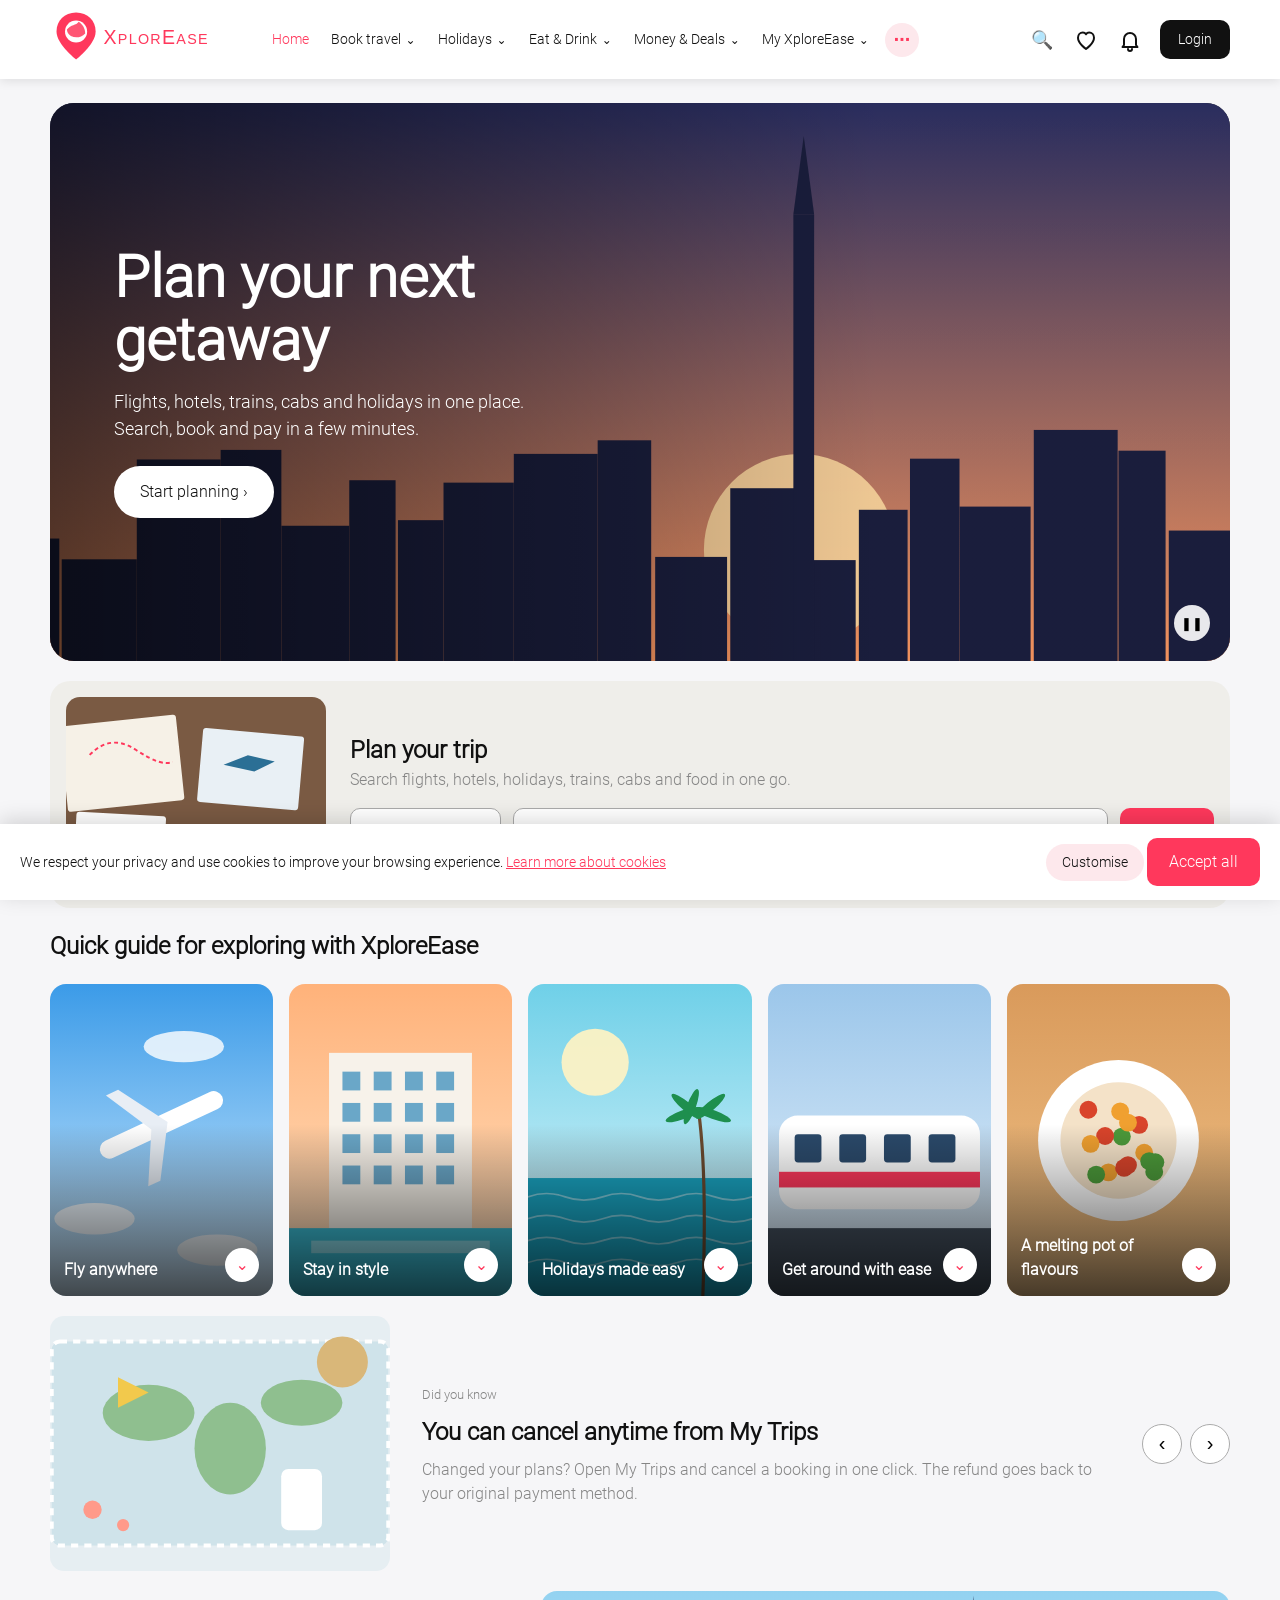
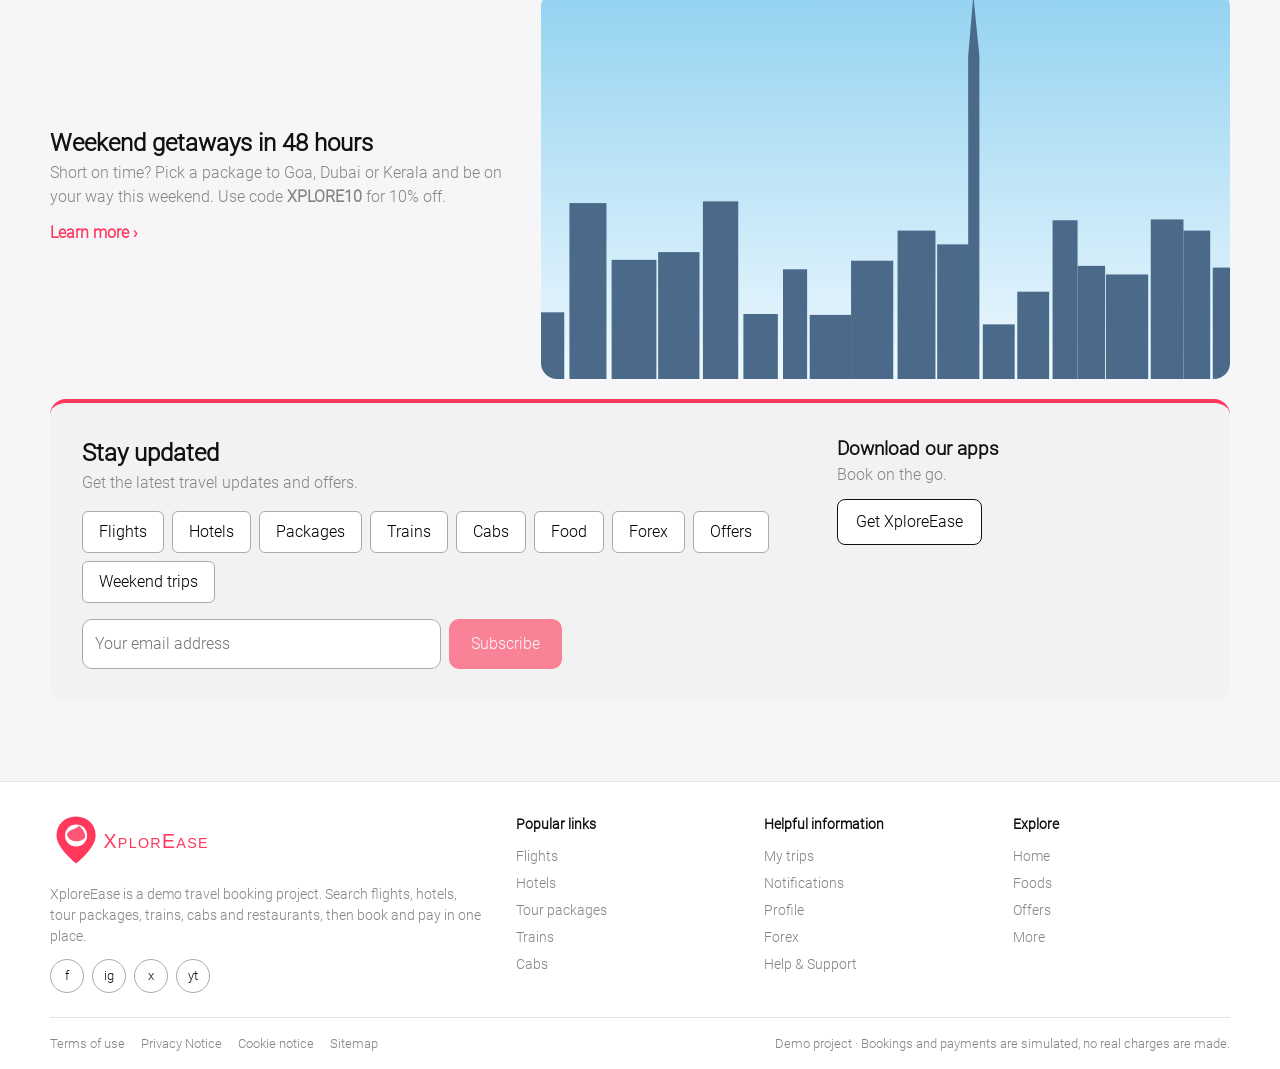
<file: Explore Ease/index.html>
<!DOCTYPE html>
<html lang="en">
<head>
<meta charset="UTF-8">
<meta name="viewport" content="width=device-width, initial-scale=1.0">
<title>XploreEase - Home</title>
<link rel="stylesheet" href="style.css">
</head>
<body data-page="index">
<a class="skip" href="#main">Skip to content</a>
<header class="top">
  <div class="wrap bar">
    <a href="index.html"><img class="logo" src="img/logo.svg" alt="XploreEase"></a>
    <nav class="mnav" aria-label="Main">
      <a href="index.html" class="on">Home</a>
      <button type="button" class="dd" data-m="travel" aria-expanded="false">Book travel</button><button type="button" class="dd" data-m="holidays" aria-expanded="false">Holidays</button><button type="button" class="dd" data-m="eat" aria-expanded="false">Eat & Drink</button><button type="button" class="dd" data-m="money" aria-expanded="false">Money & Deals</button><button type="button" class="dd" data-m="account" aria-expanded="false">My XploreEase</button>
      <button type="button" class="dots" id="dots" aria-label="Open full menu">⋯</button>
    </nav>
    <div class="ricons">
      <button type="button" id="sbtn" aria-label="Search">🔍</button>
      <a href="trips.html" aria-label="My trips"><img src="img/heart.svg" alt=""></a>
      <a href="notifications.html" class="nb" aria-label="Notifications"><img src="img/bell.svg" alt=""><b id="nbadge" hidden></b></a>
      <a class="btn dark" id="acct" href="login.html">Login</a>
    </div>
  </div>
  <form id="sbar" class="wrap sbar" hidden><select id="sc" aria-label="Category"><option value="flights">Flights</option><option value="hotels">Hotels</option><option value="packages">Tour Packages</option><option value="trains">Trains</option><option value="cabs">Cabs</option><option value="foods">Foods</option></select><input id="sq" placeholder="Where to?" aria-label="Destination"><button class="btn">Search</button></form>
  <div class="mega" id="mega" hidden><div class="panel" id="m-travel" hidden><div class="wrap pg"><div class="links"><a href="flights.html"><b>Flights</b><small>Compare fares on popular routes</small></a><a href="hotels.html"><b>Hotels</b><small>Stays from budget to five-star</small></a><a href="trains.html"><b>Trains</b><small>Reserve seats on top routes</small></a><a href="cabs.html"><b>Cabs</b><small>Airport transfers and city rides</small></a></div><a class="feat" href="flights.html"><img src="img/card3.svg" alt=""><b>Plan your trip</b></a></div></div><div class="panel" id="m-holidays" hidden><div class="wrap pg"><div class="links"><a href="packages.html"><b>Tour packages</b><small>Curated trips with stays and sightseeing</small></a><a href="packages.html?q=dubai"><b>Dubai getaways</b><small>Skyline, desert and beaches</small></a><a href="packages.html?q=goa"><b>Beach escapes</b><small>Goa and Bali for every budget</small></a><a href="packages.html?q=kerala"><b>Kerala backwaters</b><small>Houseboats and hill stations</small></a><a href="packages.html?q=kashmir"><b>Kashmir</b><small>Valleys, lakes and snow</small></a><a href="packages.html?q=rajasthan"><b>Royal Rajasthan</b><small>Forts, palaces and deserts</small></a></div><a class="feat" href="packages.html"><img src="img/card2.svg" alt=""><b>Top collections</b></a></div></div><div class="panel" id="m-eat" hidden><div class="wrap pg"><div class="links"><a href="foods.html"><b>Foods</b><small>Reserve tables at great restaurants</small></a><a href="foods.html?q=chennai"><b>Chennai</b><small>Thalis, dosas and filter coffee</small></a><a href="foods.html?q=mumbai"><b>Mumbai</b><small>Seafood and street food</small></a><a href="foods.html?q=dubai"><b>Dubai</b><small>Lebanese platters and shawarma</small></a><a href="foods.html?q=delhi"><b>Delhi</b><small>Kebabs and biryani</small></a></div><a class="feat" href="foods.html"><img src="img/card1.svg" alt=""><b>Craft your experiences</b></a></div></div><div class="panel" id="m-money" hidden><div class="wrap pg"><div class="links"><a href="forex.html"><b>Forex</b><small>Buy foreign currency before you fly</small></a><a href="index.html#offers"><b>Offers</b><small>Use XPLORE10 for 10% off</small></a></div><a class="feat" href="forex.html"><img src="img/card3.svg" alt=""><b>Save on every booking</b></a></div></div><div class="panel" id="m-account" hidden><div class="wrap pg"><div class="links"><a href="trips.html"><b>My trips</b><small>See and cancel your bookings</small></a><a href="notifications.html"><b>Notifications</b><small>Booking and account updates</small></a><a href="profile.html"><b>Profile</b><small>Update your details</small></a><a href="mailto:support@xplorease.example"><b>Help & Support</b><small>Talk to our team</small></a></div><a class="feat" href="trips.html"><img src="img/card1.svg" alt=""><b>Your trips in one place</b></a></div></div></div>
</header>

<div class="menu" id="menu" hidden role="dialog" aria-label="Menu">
  <div class="wrap">
    <div class="mh"><h2>Menu</h2><button type="button" class="cl" id="mclose">close ✕</button></div>
    <div class="mb"><ul class="cats"><li><button type="button" data-m="travel">Book travel</button></li><li><button type="button" data-m="holidays">Holidays</button></li><li><button type="button" data-m="eat">Eat & Drink</button></li><li><button type="button" data-m="money">Money & Deals</button></li><li><button type="button" data-m="account">My XploreEase</button></li></ul><div id="mbody"></div></div>
  </div>
</div>

<main class="wrap" id="main">
<section class="hero2" aria-roledescription="carousel" aria-label="Featured destinations">
  <div class="slides"><img class="on" src="img/hero1.svg" alt=""><img src="img/hero2.svg" alt=""><img src="img/hero3.svg" alt=""><img src="img/hero4.svg" alt=""></div>
  <div class="hshade"></div>
  <div class="hcopy"><h1>Plan your next getaway</h1><p>Flights, hotels, trains, cabs and holidays in one place. Search, book and pay in a few minutes.</p><a class="btn white" href="packages.html">Start planning ›</a></div>
  <div class="hctl"><button type="button" id="hp" aria-label="Pause slideshow">❚❚</button></div>
</section>

<section class="plan">
  <img src="img/card3.svg" alt="">
  <div><h2>Plan your trip</h2><p>Search flights, hotels, holidays, trains, cabs and food in one go.</p>
    <form id="hf" class="hf2"><select id="hc" aria-label="Category"><option value="flights">Flights</option><option value="hotels">Hotels</option><option value="packages">Tour Packages</option><option value="trains">Trains</option><option value="cabs">Cabs</option><option value="foods">Foods</option></select><input id="hq" placeholder="Where to?" aria-label="Destination"><button class="btn">Submit</button></form></div>
</section>

<h2>Quick guide for exploring with XploreEase</h2>
<section class="qg"><a class="qc" href="flights.html"><img src="img/qg1.svg" alt=""><span>Fly anywhere</span><i>⌄</i></a><a class="qc" href="hotels.html"><img src="img/qg2.svg" alt=""><span>Stay in style</span><i>⌄</i></a><a class="qc" href="packages.html"><img src="img/qg3.svg" alt=""><span>Holidays made easy</span><i>⌄</i></a><a class="qc" href="trains.html"><img src="img/qg4.svg" alt=""><span>Get around with ease</span><i>⌄</i></a><a class="qc" href="foods.html"><img src="img/qg5.svg" alt=""><span>A melting pot of flavours</span><i>⌄</i></a></section>

<section class="dyk">
  <img src="img/card2.svg" alt="">
  <div>
    <small>Did you know</small>
    <div class="ds"><h2>You can cancel anytime from My Trips</h2><p>Changed your plans? Open My Trips and cancel a booking in one click. The refund goes back to your original payment method.</p></div>
    <div class="ds" hidden><h2>Popular trains sell out fast</h2><p>Reserve your seats as soon as your dates are fixed, then add a cab and a restaurant table for the same trip.</p></div>
    <div class="ds" hidden><h2>One coupon works on every booking</h2><p>Enter XPLORE10 at checkout for 10% off, up to ₹1,500, on flights, hotels, packages and more.</p></div>
  </div>
  <div class="arr"><button type="button" id="dprev" aria-label="Previous tip">‹</button><button type="button" id="dnext" aria-label="Next tip">›</button></div>
</section>

<section class="disc" id="offers">
  <div><h2>Weekend getaways in 48 hours</h2><p>Short on time? Pick a package to Goa, Dubai or Kerala and be on your way this weekend. Use code <b>XPLORE10</b> for 10% off.</p><a class="more" href="packages.html">Learn more ›</a></div>
  <img src="img/discover.svg" alt="">
</section>

<section class="stay" id="stay">
  <div><h2>Stay updated</h2><p>Get the latest travel updates and offers.</p><div class="chips"><button type="button" class="chip">Flights</button><button type="button" class="chip">Hotels</button><button type="button" class="chip">Packages</button><button type="button" class="chip">Trains</button><button type="button" class="chip">Cabs</button><button type="button" class="chip">Food</button><button type="button" class="chip">Forex</button><button type="button" class="chip">Offers</button><button type="button" class="chip">Weekend trips</button></div>
    <form id="sub" class="sub"><input type="email" placeholder="Your email address" aria-label="Email address"><button class="btn" disabled>Subscribe</button></form></div>
  <div><h3>Download our apps</h3><p>Book on the go.</p><button type="button" class="applink">Get XploreEase</button></div>
</section>
</main>

<footer class="foot">
  <div class="wrap fg">
    <div><img class="logo" src="img/logo.svg" alt="XploreEase"><p>XploreEase is a demo travel booking project. Search flights, hotels, tour packages, trains, cabs and restaurants, then book and pay in one place.</p>
      <div class="soc2"><a href="#" aria-label="Facebook">f</a><a href="#" aria-label="Instagram">ig</a><a href="#" aria-label="X">x</a><a href="#" aria-label="YouTube">yt</a></div></div>
    <div><h4>Popular links</h4><a href="flights.html">Flights</a><a href="hotels.html">Hotels</a><a href="packages.html">Tour packages</a><a href="trains.html">Trains</a><a href="cabs.html">Cabs</a></div>
    <div><h4>Helpful information</h4><a href="trips.html">My trips</a><a href="notifications.html">Notifications</a><a href="profile.html">Profile</a><a href="forex.html">Forex</a><a href="mailto:support@xplorease.example">Help &amp; Support</a></div>
    <div><h4>Explore</h4><a href="index.html">Home</a><a href="foods.html">Foods</a><a href="index.html#offers">Offers</a><a href="more.html">More</a></div>
  </div>
  <div class="wrap legal"><span><a href="#">Terms of use</a><a href="#">Privacy Notice</a><a href="#">Cookie notice</a><a href="#">Sitemap</a></span><span>Demo project · Bookings and payments are simulated, no real charges are made.</span></div>
</footer>

<div class="cookie" id="cookie" hidden>
  <span>We respect your privacy and use cookies to improve your browsing experience. <a href="#">Learn more about cookies</a></span>
  <span><button type="button" class="cl" data-ck="custom">Customise</button> <button type="button" class="btn" data-ck="all">Accept all</button></span>
</div>
<div id="toast"></div>
<script src="script.js"></script>
</body>
</html>
</file>
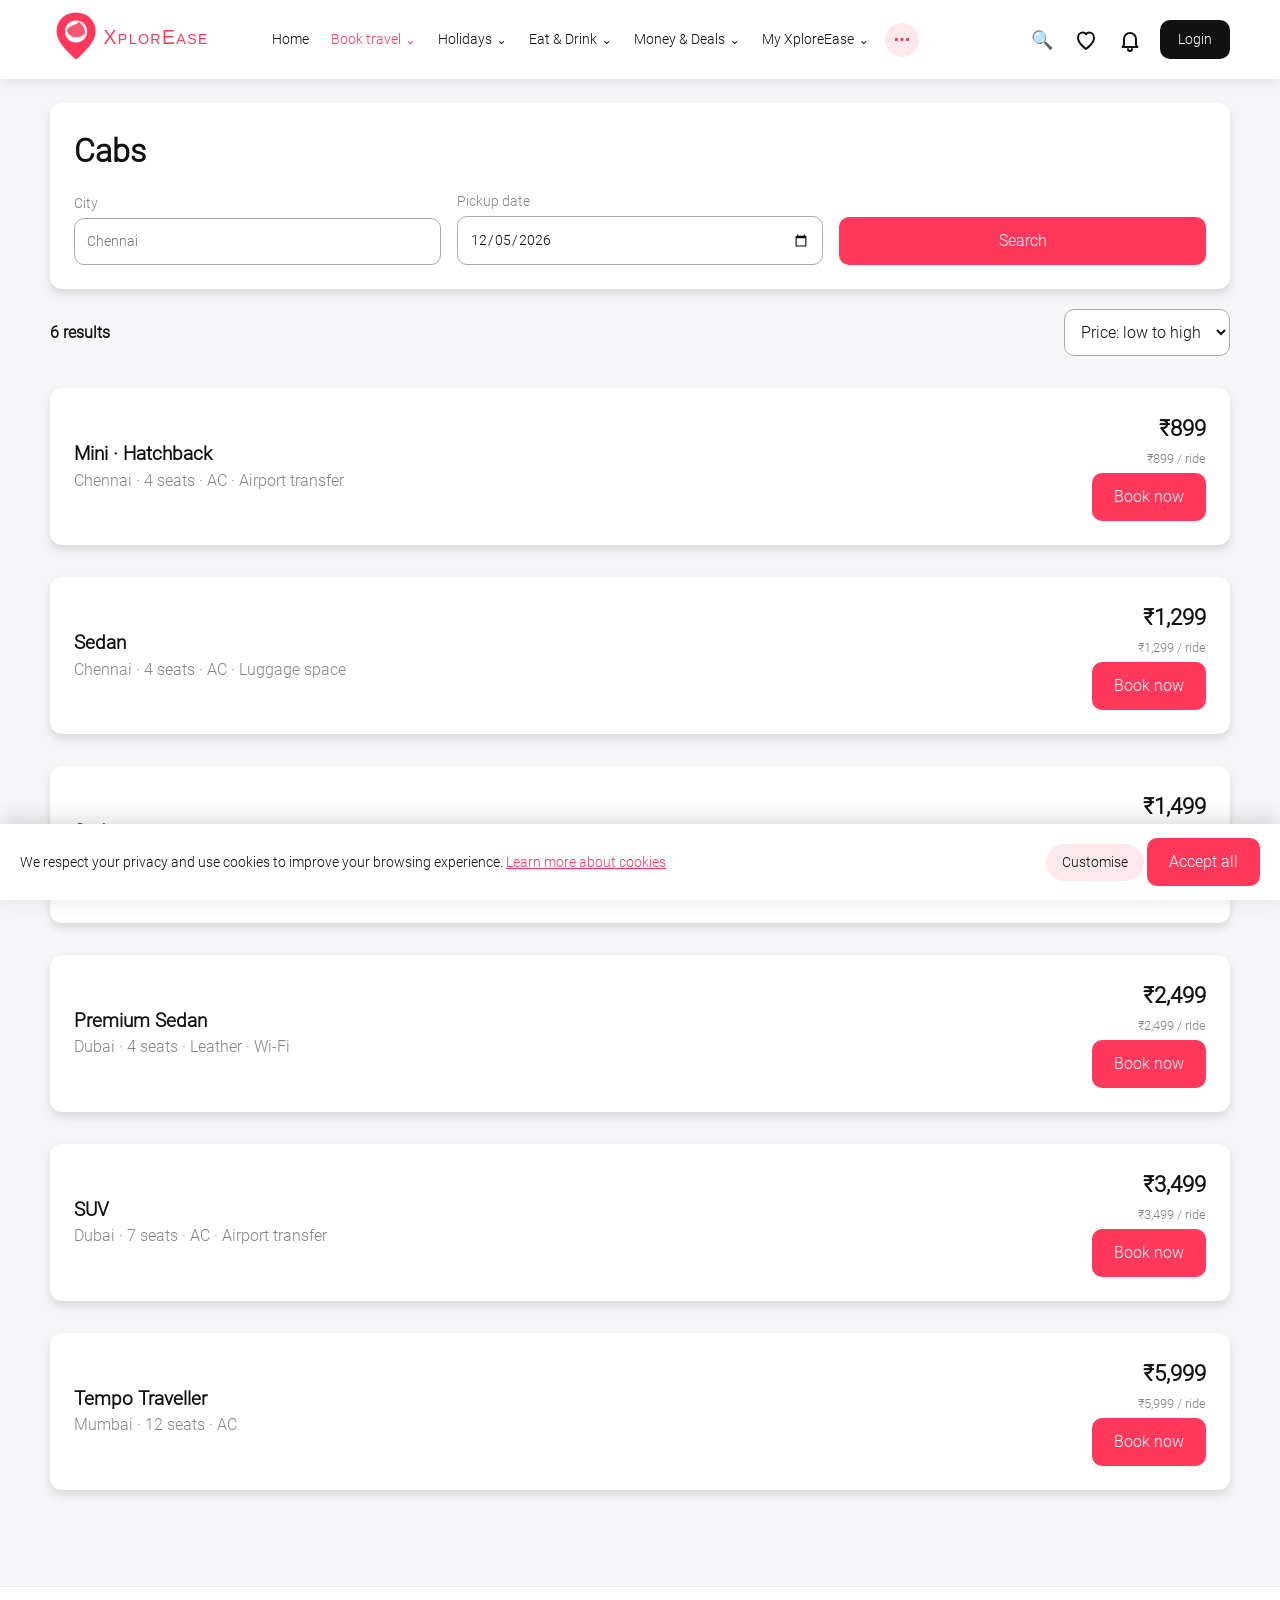
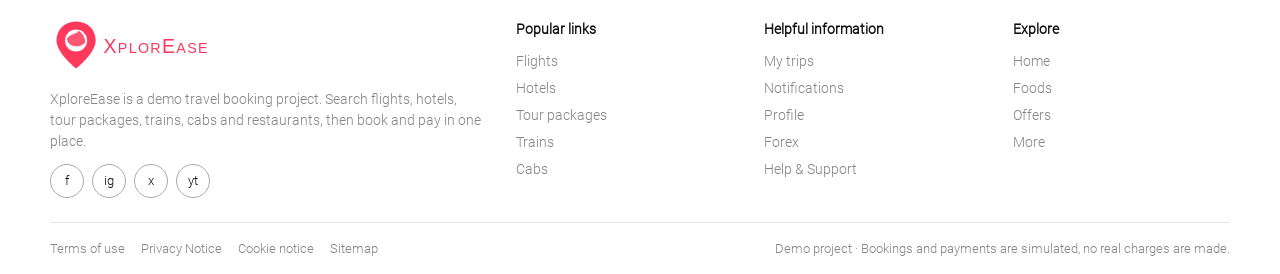
<file: Explore Ease/cabs.html>
<!DOCTYPE html>
<html lang="en">
<head>
<meta charset="UTF-8">
<meta name="viewport" content="width=device-width, initial-scale=1.0">
<title>XploreEase - Cabs</title>
<link rel="stylesheet" href="style.css">
</head>
<body data-page="cabs">
<a class="skip" href="#main">Skip to content</a>
<header class="top">
  <div class="wrap bar">
    <a href="index.html"><img class="logo" src="img/logo.svg" alt="XploreEase"></a>
    <nav class="mnav" aria-label="Main">
      <a href="index.html">Home</a>
      <button type="button" class="dd on" data-m="travel" aria-expanded="false">Book travel</button><button type="button" class="dd" data-m="holidays" aria-expanded="false">Holidays</button><button type="button" class="dd" data-m="eat" aria-expanded="false">Eat & Drink</button><button type="button" class="dd" data-m="money" aria-expanded="false">Money & Deals</button><button type="button" class="dd" data-m="account" aria-expanded="false">My XploreEase</button>
      <button type="button" class="dots" id="dots" aria-label="Open full menu">⋯</button>
    </nav>
    <div class="ricons">
      <button type="button" id="sbtn" aria-label="Search">🔍</button>
      <a href="trips.html" aria-label="My trips"><img src="img/heart.svg" alt=""></a>
      <a href="notifications.html" class="nb" aria-label="Notifications"><img src="img/bell.svg" alt=""><b id="nbadge" hidden></b></a>
      <a class="btn dark" id="acct" href="login.html">Login</a>
    </div>
  </div>
  <form id="sbar" class="wrap sbar" hidden><select id="sc" aria-label="Category"><option value="flights">Flights</option><option value="hotels">Hotels</option><option value="packages">Tour Packages</option><option value="trains">Trains</option><option value="cabs">Cabs</option><option value="foods">Foods</option></select><input id="sq" placeholder="Where to?" aria-label="Destination"><button class="btn">Search</button></form>
  <div class="mega" id="mega" hidden><div class="panel" id="m-travel" hidden><div class="wrap pg"><div class="links"><a href="flights.html"><b>Flights</b><small>Compare fares on popular routes</small></a><a href="hotels.html"><b>Hotels</b><small>Stays from budget to five-star</small></a><a href="trains.html"><b>Trains</b><small>Reserve seats on top routes</small></a><a href="cabs.html"><b>Cabs</b><small>Airport transfers and city rides</small></a></div><a class="feat" href="flights.html"><img src="img/card3.svg" alt=""><b>Plan your trip</b></a></div></div><div class="panel" id="m-holidays" hidden><div class="wrap pg"><div class="links"><a href="packages.html"><b>Tour packages</b><small>Curated trips with stays and sightseeing</small></a><a href="packages.html?q=dubai"><b>Dubai getaways</b><small>Skyline, desert and beaches</small></a><a href="packages.html?q=goa"><b>Beach escapes</b><small>Goa and Bali for every budget</small></a><a href="packages.html?q=kerala"><b>Kerala backwaters</b><small>Houseboats and hill stations</small></a><a href="packages.html?q=kashmir"><b>Kashmir</b><small>Valleys, lakes and snow</small></a><a href="packages.html?q=rajasthan"><b>Royal Rajasthan</b><small>Forts, palaces and deserts</small></a></div><a class="feat" href="packages.html"><img src="img/card2.svg" alt=""><b>Top collections</b></a></div></div><div class="panel" id="m-eat" hidden><div class="wrap pg"><div class="links"><a href="foods.html"><b>Foods</b><small>Reserve tables at great restaurants</small></a><a href="foods.html?q=chennai"><b>Chennai</b><small>Thalis, dosas and filter coffee</small></a><a href="foods.html?q=mumbai"><b>Mumbai</b><small>Seafood and street food</small></a><a href="foods.html?q=dubai"><b>Dubai</b><small>Lebanese platters and shawarma</small></a><a href="foods.html?q=delhi"><b>Delhi</b><small>Kebabs and biryani</small></a></div><a class="feat" href="foods.html"><img src="img/card1.svg" alt=""><b>Craft your experiences</b></a></div></div><div class="panel" id="m-money" hidden><div class="wrap pg"><div class="links"><a href="forex.html"><b>Forex</b><small>Buy foreign currency before you fly</small></a><a href="index.html#offers"><b>Offers</b><small>Use XPLORE10 for 10% off</small></a></div><a class="feat" href="forex.html"><img src="img/card3.svg" alt=""><b>Save on every booking</b></a></div></div><div class="panel" id="m-account" hidden><div class="wrap pg"><div class="links"><a href="trips.html"><b>My trips</b><small>See and cancel your bookings</small></a><a href="notifications.html"><b>Notifications</b><small>Booking and account updates</small></a><a href="profile.html"><b>Profile</b><small>Update your details</small></a><a href="mailto:support@xplorease.example"><b>Help & Support</b><small>Talk to our team</small></a></div><a class="feat" href="trips.html"><img src="img/card1.svg" alt=""><b>Your trips in one place</b></a></div></div></div>
</header>

<div class="menu" id="menu" hidden role="dialog" aria-label="Menu">
  <div class="wrap">
    <div class="mh"><h2>Menu</h2><button type="button" class="cl" id="mclose">close ✕</button></div>
    <div class="mb"><ul class="cats"><li><button type="button" data-m="travel">Book travel</button></li><li><button type="button" data-m="holidays">Holidays</button></li><li><button type="button" data-m="eat">Eat & Drink</button></li><li><button type="button" data-m="money">Money & Deals</button></li><li><button type="button" data-m="account">My XploreEase</button></li></ul><div id="mbody"></div></div>
  </div>
</div>

<main class="wrap" id="main">
<section class="card">
  <h1>Cabs</h1>
  <form id="sf" class="f">
    <label>City<input type="text" name="city" placeholder="Chennai"></label>
    <label>Pickup date<input type="date" name="date"></label>
    <button class="btn" type="submit">Search</button>
  </form>
</section>
<div class="rh"><b id="cnt"></b><select id="sort" aria-label="Sort"><option value="asc">Price: low to high</option><option value="desc">Price: high to low</option></select></div>
<div id="res">
  <article class="card res" data-kw="chennai" data-price="899" data-title="Mini · Hatchback" data-sub="Chennai · 4 seats · AC · Airport transfer">
    <div><h3>Mini · Hatchback</h3><p>Chennai · 4 seats · AC · Airport transfer</p></div>
    <div class="buy"><strong class="tot">₹899</strong><small>₹899 / ride<span class="mult"></span></small><button class="btn book" type="button">Book now</button></div>
  </article>
  <article class="card res" data-kw="chennai" data-price="1299" data-title="Sedan" data-sub="Chennai · 4 seats · AC · Luggage space">
    <div><h3>Sedan</h3><p>Chennai · 4 seats · AC · Luggage space</p></div>
    <div class="buy"><strong class="tot">₹1,299</strong><small>₹1,299 / ride<span class="mult"></span></small><button class="btn book" type="button">Book now</button></div>
  </article>
  <article class="card res" data-kw="dubai" data-price="3499" data-title="SUV" data-sub="Dubai · 7 seats · AC · Airport transfer">
    <div><h3>SUV</h3><p>Dubai · 7 seats · AC · Airport transfer</p></div>
    <div class="buy"><strong class="tot">₹3,499</strong><small>₹3,499 / ride<span class="mult"></span></small><button class="btn book" type="button">Book now</button></div>
  </article>
  <article class="card res" data-kw="dubai" data-price="2499" data-title="Premium Sedan" data-sub="Dubai · 4 seats · Leather · Wi-Fi">
    <div><h3>Premium Sedan</h3><p>Dubai · 4 seats · Leather · Wi-Fi</p></div>
    <div class="buy"><strong class="tot">₹2,499</strong><small>₹2,499 / ride<span class="mult"></span></small><button class="btn book" type="button">Book now</button></div>
  </article>
  <article class="card res" data-kw="mumbai" data-price="5999" data-title="Tempo Traveller" data-sub="Mumbai · 12 seats · AC">
    <div><h3>Tempo Traveller</h3><p>Mumbai · 12 seats · AC</p></div>
    <div class="buy"><strong class="tot">₹5,999</strong><small>₹5,999 / ride<span class="mult"></span></small><button class="btn book" type="button">Book now</button></div>
  </article>
  <article class="card res" data-kw="mumbai" data-price="1499" data-title="Sedan" data-sub="Mumbai · 4 seats · AC">
    <div><h3>Sedan</h3><p>Mumbai · 4 seats · AC</p></div>
    <div class="buy"><strong class="tot">₹1,499</strong><small>₹1,499 / ride<span class="mult"></span></small><button class="btn book" type="button">Book now</button></div>
  </article>
</div>
<div class="card" id="none" hidden>No results found. Try another city.</div>
</main>

<footer class="foot">
  <div class="wrap fg">
    <div><img class="logo" src="img/logo.svg" alt="XploreEase"><p>XploreEase is a demo travel booking project. Search flights, hotels, tour packages, trains, cabs and restaurants, then book and pay in one place.</p>
      <div class="soc2"><a href="#" aria-label="Facebook">f</a><a href="#" aria-label="Instagram">ig</a><a href="#" aria-label="X">x</a><a href="#" aria-label="YouTube">yt</a></div></div>
    <div><h4>Popular links</h4><a href="flights.html">Flights</a><a href="hotels.html">Hotels</a><a href="packages.html">Tour packages</a><a href="trains.html">Trains</a><a href="cabs.html">Cabs</a></div>
    <div><h4>Helpful information</h4><a href="trips.html">My trips</a><a href="notifications.html">Notifications</a><a href="profile.html">Profile</a><a href="forex.html">Forex</a><a href="mailto:support@xplorease.example">Help &amp; Support</a></div>
    <div><h4>Explore</h4><a href="index.html">Home</a><a href="foods.html">Foods</a><a href="index.html#offers">Offers</a><a href="more.html">More</a></div>
  </div>
  <div class="wrap legal"><span><a href="#">Terms of use</a><a href="#">Privacy Notice</a><a href="#">Cookie notice</a><a href="#">Sitemap</a></span><span>Demo project · Bookings and payments are simulated, no real charges are made.</span></div>
</footer>

<div class="cookie" id="cookie" hidden>
  <span>We respect your privacy and use cookies to improve your browsing experience. <a href="#">Learn more about cookies</a></span>
  <span><button type="button" class="cl" data-ck="custom">Customise</button> <button type="button" class="btn" data-ck="all">Accept all</button></span>
</div>
<div id="toast"></div>
<script src="script.js"></script>
</body>
</html>
</file>
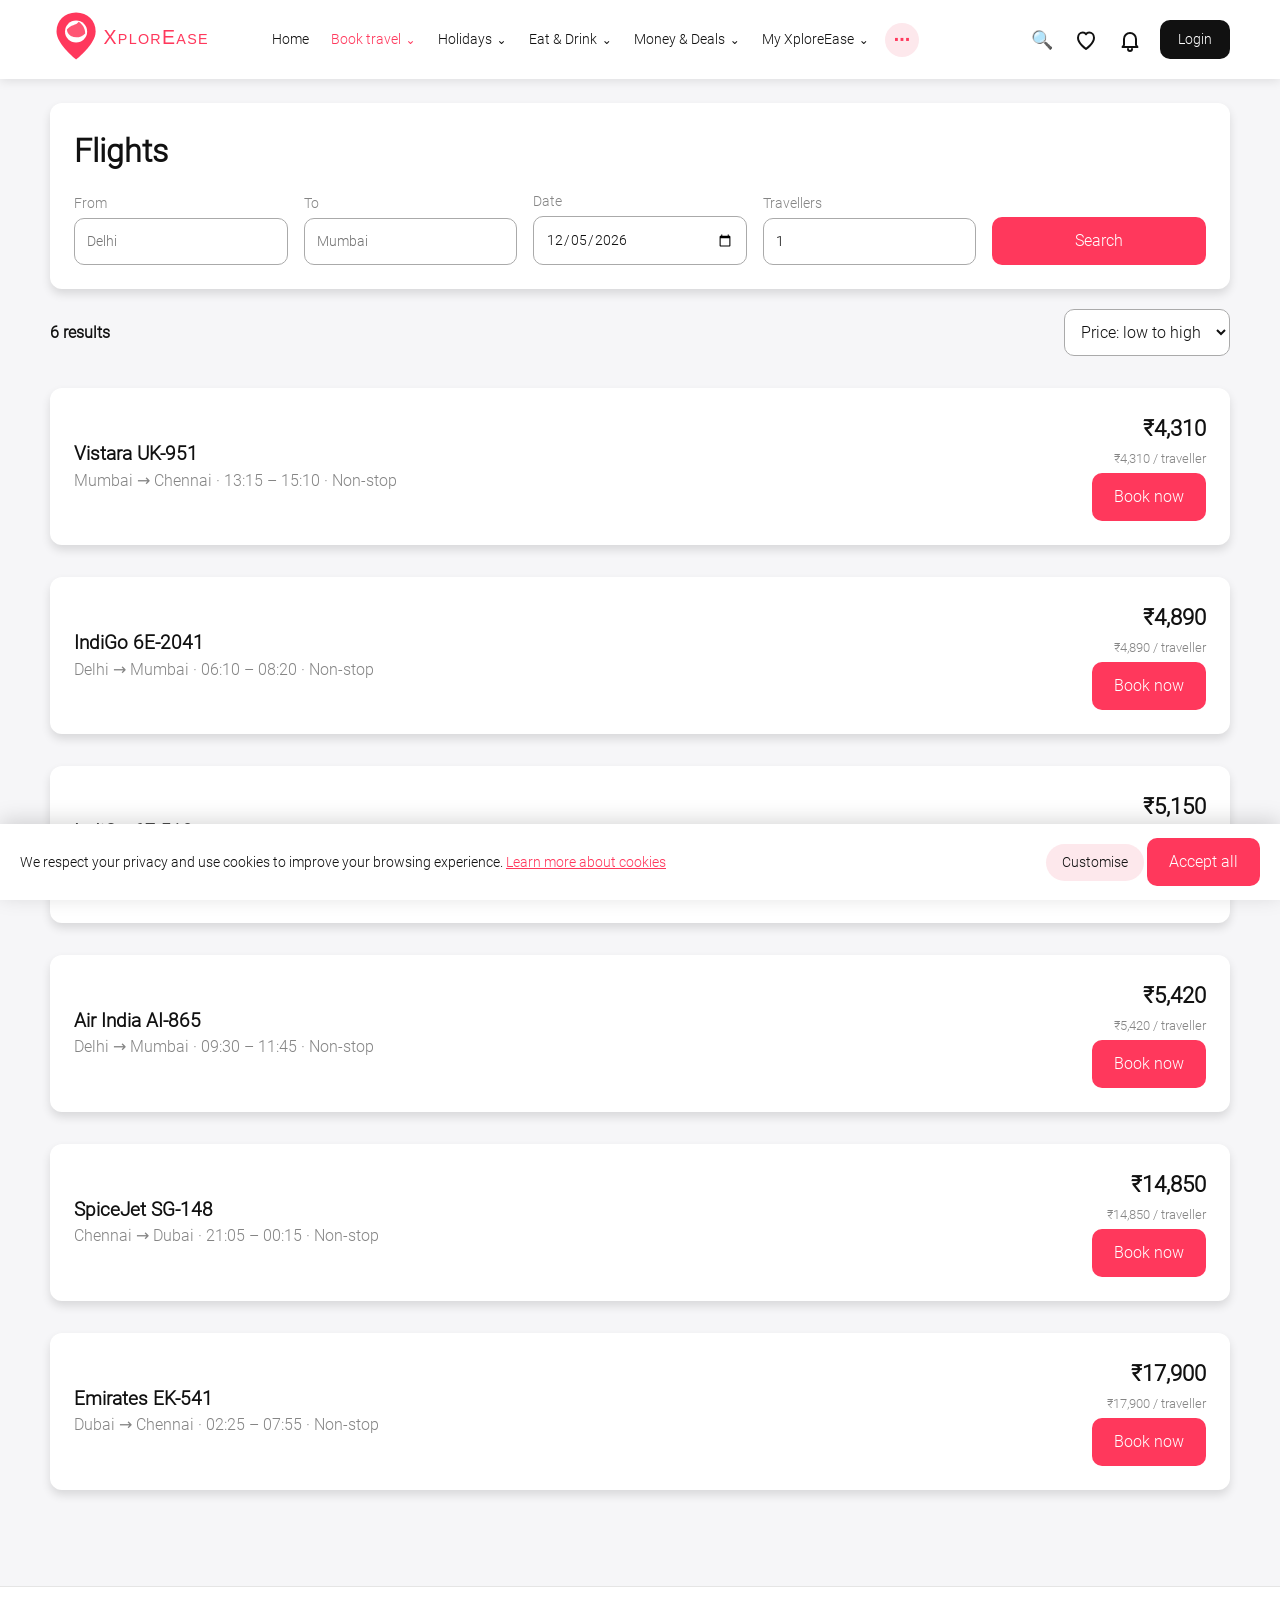
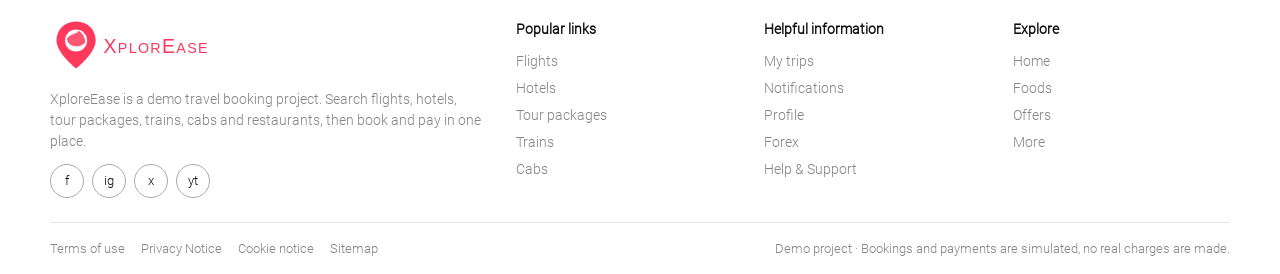
<file: Explore Ease/flights.html>
<!DOCTYPE html>
<html lang="en">
<head>
<meta charset="UTF-8">
<meta name="viewport" content="width=device-width, initial-scale=1.0">
<title>XploreEase - Flights</title>
<link rel="stylesheet" href="style.css">
</head>
<body data-page="flights">
<a class="skip" href="#main">Skip to content</a>
<header class="top">
  <div class="wrap bar">
    <a href="index.html"><img class="logo" src="img/logo.svg" alt="XploreEase"></a>
    <nav class="mnav" aria-label="Main">
      <a href="index.html">Home</a>
      <button type="button" class="dd on" data-m="travel" aria-expanded="false">Book travel</button><button type="button" class="dd" data-m="holidays" aria-expanded="false">Holidays</button><button type="button" class="dd" data-m="eat" aria-expanded="false">Eat & Drink</button><button type="button" class="dd" data-m="money" aria-expanded="false">Money & Deals</button><button type="button" class="dd" data-m="account" aria-expanded="false">My XploreEase</button>
      <button type="button" class="dots" id="dots" aria-label="Open full menu">⋯</button>
    </nav>
    <div class="ricons">
      <button type="button" id="sbtn" aria-label="Search">🔍</button>
      <a href="trips.html" aria-label="My trips"><img src="img/heart.svg" alt=""></a>
      <a href="notifications.html" class="nb" aria-label="Notifications"><img src="img/bell.svg" alt=""><b id="nbadge" hidden></b></a>
      <a class="btn dark" id="acct" href="login.html">Login</a>
    </div>
  </div>
  <form id="sbar" class="wrap sbar" hidden><select id="sc" aria-label="Category"><option value="flights">Flights</option><option value="hotels">Hotels</option><option value="packages">Tour Packages</option><option value="trains">Trains</option><option value="cabs">Cabs</option><option value="foods">Foods</option></select><input id="sq" placeholder="Where to?" aria-label="Destination"><button class="btn">Search</button></form>
  <div class="mega" id="mega" hidden><div class="panel" id="m-travel" hidden><div class="wrap pg"><div class="links"><a href="flights.html"><b>Flights</b><small>Compare fares on popular routes</small></a><a href="hotels.html"><b>Hotels</b><small>Stays from budget to five-star</small></a><a href="trains.html"><b>Trains</b><small>Reserve seats on top routes</small></a><a href="cabs.html"><b>Cabs</b><small>Airport transfers and city rides</small></a></div><a class="feat" href="flights.html"><img src="img/card3.svg" alt=""><b>Plan your trip</b></a></div></div><div class="panel" id="m-holidays" hidden><div class="wrap pg"><div class="links"><a href="packages.html"><b>Tour packages</b><small>Curated trips with stays and sightseeing</small></a><a href="packages.html?q=dubai"><b>Dubai getaways</b><small>Skyline, desert and beaches</small></a><a href="packages.html?q=goa"><b>Beach escapes</b><small>Goa and Bali for every budget</small></a><a href="packages.html?q=kerala"><b>Kerala backwaters</b><small>Houseboats and hill stations</small></a><a href="packages.html?q=kashmir"><b>Kashmir</b><small>Valleys, lakes and snow</small></a><a href="packages.html?q=rajasthan"><b>Royal Rajasthan</b><small>Forts, palaces and deserts</small></a></div><a class="feat" href="packages.html"><img src="img/card2.svg" alt=""><b>Top collections</b></a></div></div><div class="panel" id="m-eat" hidden><div class="wrap pg"><div class="links"><a href="foods.html"><b>Foods</b><small>Reserve tables at great restaurants</small></a><a href="foods.html?q=chennai"><b>Chennai</b><small>Thalis, dosas and filter coffee</small></a><a href="foods.html?q=mumbai"><b>Mumbai</b><small>Seafood and street food</small></a><a href="foods.html?q=dubai"><b>Dubai</b><small>Lebanese platters and shawarma</small></a><a href="foods.html?q=delhi"><b>Delhi</b><small>Kebabs and biryani</small></a></div><a class="feat" href="foods.html"><img src="img/card1.svg" alt=""><b>Craft your experiences</b></a></div></div><div class="panel" id="m-money" hidden><div class="wrap pg"><div class="links"><a href="forex.html"><b>Forex</b><small>Buy foreign currency before you fly</small></a><a href="index.html#offers"><b>Offers</b><small>Use XPLORE10 for 10% off</small></a></div><a class="feat" href="forex.html"><img src="img/card3.svg" alt=""><b>Save on every booking</b></a></div></div><div class="panel" id="m-account" hidden><div class="wrap pg"><div class="links"><a href="trips.html"><b>My trips</b><small>See and cancel your bookings</small></a><a href="notifications.html"><b>Notifications</b><small>Booking and account updates</small></a><a href="profile.html"><b>Profile</b><small>Update your details</small></a><a href="mailto:support@xplorease.example"><b>Help & Support</b><small>Talk to our team</small></a></div><a class="feat" href="trips.html"><img src="img/card1.svg" alt=""><b>Your trips in one place</b></a></div></div></div>
</header>

<div class="menu" id="menu" hidden role="dialog" aria-label="Menu">
  <div class="wrap">
    <div class="mh"><h2>Menu</h2><button type="button" class="cl" id="mclose">close ✕</button></div>
    <div class="mb"><ul class="cats"><li><button type="button" data-m="travel">Book travel</button></li><li><button type="button" data-m="holidays">Holidays</button></li><li><button type="button" data-m="eat">Eat & Drink</button></li><li><button type="button" data-m="money">Money & Deals</button></li><li><button type="button" data-m="account">My XploreEase</button></li></ul><div id="mbody"></div></div>
  </div>
</div>

<main class="wrap" id="main">
<section class="card">
  <h1>Flights</h1>
  <form id="sf" class="f">
    <label>From<input type="text" name="from" placeholder="Delhi"></label>
    <label>To<input type="text" name="to" placeholder="Mumbai"></label>
    <label>Date<input type="date" name="date"></label>
    <label>Travellers<input type="number" name="n" min="1" max="9" value="1"></label>
    <button class="btn" type="submit">Search</button>
  </form>
</section>
<div class="rh"><b id="cnt"></b><select id="sort" aria-label="Sort"><option value="asc">Price: low to high</option><option value="desc">Price: high to low</option></select></div>
<div id="res">
  <article class="card res" data-kw="delhi mumbai" data-price="4890" data-title="IndiGo 6E-2041" data-sub="Delhi → Mumbai · 06:10 – 08:20 · Non-stop">
    <div><h3>IndiGo 6E-2041</h3><p>Delhi → Mumbai · 06:10 – 08:20 · Non-stop</p></div>
    <div class="buy"><strong class="tot">₹4,890</strong><small>₹4,890 / traveller<span class="mult"></span></small><button class="btn book" type="button">Book now</button></div>
  </article>
  <article class="card res" data-kw="delhi mumbai" data-price="5420" data-title="Air India AI-865" data-sub="Delhi → Mumbai · 09:30 – 11:45 · Non-stop">
    <div><h3>Air India AI-865</h3><p>Delhi → Mumbai · 09:30 – 11:45 · Non-stop</p></div>
    <div class="buy"><strong class="tot">₹5,420</strong><small>₹5,420 / traveller<span class="mult"></span></small><button class="btn book" type="button">Book now</button></div>
  </article>
  <article class="card res" data-kw="mumbai chennai" data-price="4310" data-title="Vistara UK-951" data-sub="Mumbai → Chennai · 13:15 – 15:10 · Non-stop">
    <div><h3>Vistara UK-951</h3><p>Mumbai → Chennai · 13:15 – 15:10 · Non-stop</p></div>
    <div class="buy"><strong class="tot">₹4,310</strong><small>₹4,310 / traveller<span class="mult"></span></small><button class="btn book" type="button">Book now</button></div>
  </article>
  <article class="card res" data-kw="chennai dubai" data-price="14850" data-title="SpiceJet SG-148" data-sub="Chennai → Dubai · 21:05 – 00:15 · Non-stop">
    <div><h3>SpiceJet SG-148</h3><p>Chennai → Dubai · 21:05 – 00:15 · Non-stop</p></div>
    <div class="buy"><strong class="tot">₹14,850</strong><small>₹14,850 / traveller<span class="mult"></span></small><button class="btn book" type="button">Book now</button></div>
  </article>
  <article class="card res" data-kw="dubai chennai" data-price="17900" data-title="Emirates EK-541" data-sub="Dubai → Chennai · 02:25 – 07:55 · Non-stop">
    <div><h3>Emirates EK-541</h3><p>Dubai → Chennai · 02:25 – 07:55 · Non-stop</p></div>
    <div class="buy"><strong class="tot">₹17,900</strong><small>₹17,900 / traveller<span class="mult"></span></small><button class="btn book" type="button">Book now</button></div>
  </article>
  <article class="card res" data-kw="bengaluru delhi" data-price="5150" data-title="IndiGo 6E-512" data-sub="Bengaluru → Delhi · 07:45 – 10:30 · Non-stop">
    <div><h3>IndiGo 6E-512</h3><p>Bengaluru → Delhi · 07:45 – 10:30 · Non-stop</p></div>
    <div class="buy"><strong class="tot">₹5,150</strong><small>₹5,150 / traveller<span class="mult"></span></small><button class="btn book" type="button">Book now</button></div>
  </article>
</div>
<div class="card" id="none" hidden>No results found. Try another city.</div>
</main>

<footer class="foot">
  <div class="wrap fg">
    <div><img class="logo" src="img/logo.svg" alt="XploreEase"><p>XploreEase is a demo travel booking project. Search flights, hotels, tour packages, trains, cabs and restaurants, then book and pay in one place.</p>
      <div class="soc2"><a href="#" aria-label="Facebook">f</a><a href="#" aria-label="Instagram">ig</a><a href="#" aria-label="X">x</a><a href="#" aria-label="YouTube">yt</a></div></div>
    <div><h4>Popular links</h4><a href="flights.html">Flights</a><a href="hotels.html">Hotels</a><a href="packages.html">Tour packages</a><a href="trains.html">Trains</a><a href="cabs.html">Cabs</a></div>
    <div><h4>Helpful information</h4><a href="trips.html">My trips</a><a href="notifications.html">Notifications</a><a href="profile.html">Profile</a><a href="forex.html">Forex</a><a href="mailto:support@xplorease.example">Help &amp; Support</a></div>
    <div><h4>Explore</h4><a href="index.html">Home</a><a href="foods.html">Foods</a><a href="index.html#offers">Offers</a><a href="more.html">More</a></div>
  </div>
  <div class="wrap legal"><span><a href="#">Terms of use</a><a href="#">Privacy Notice</a><a href="#">Cookie notice</a><a href="#">Sitemap</a></span><span>Demo project · Bookings and payments are simulated, no real charges are made.</span></div>
</footer>

<div class="cookie" id="cookie" hidden>
  <span>We respect your privacy and use cookies to improve your browsing experience. <a href="#">Learn more about cookies</a></span>
  <span><button type="button" class="cl" data-ck="custom">Customise</button> <button type="button" class="btn" data-ck="all">Accept all</button></span>
</div>
<div id="toast"></div>
<script src="script.js"></script>
</body>
</html>
</file>
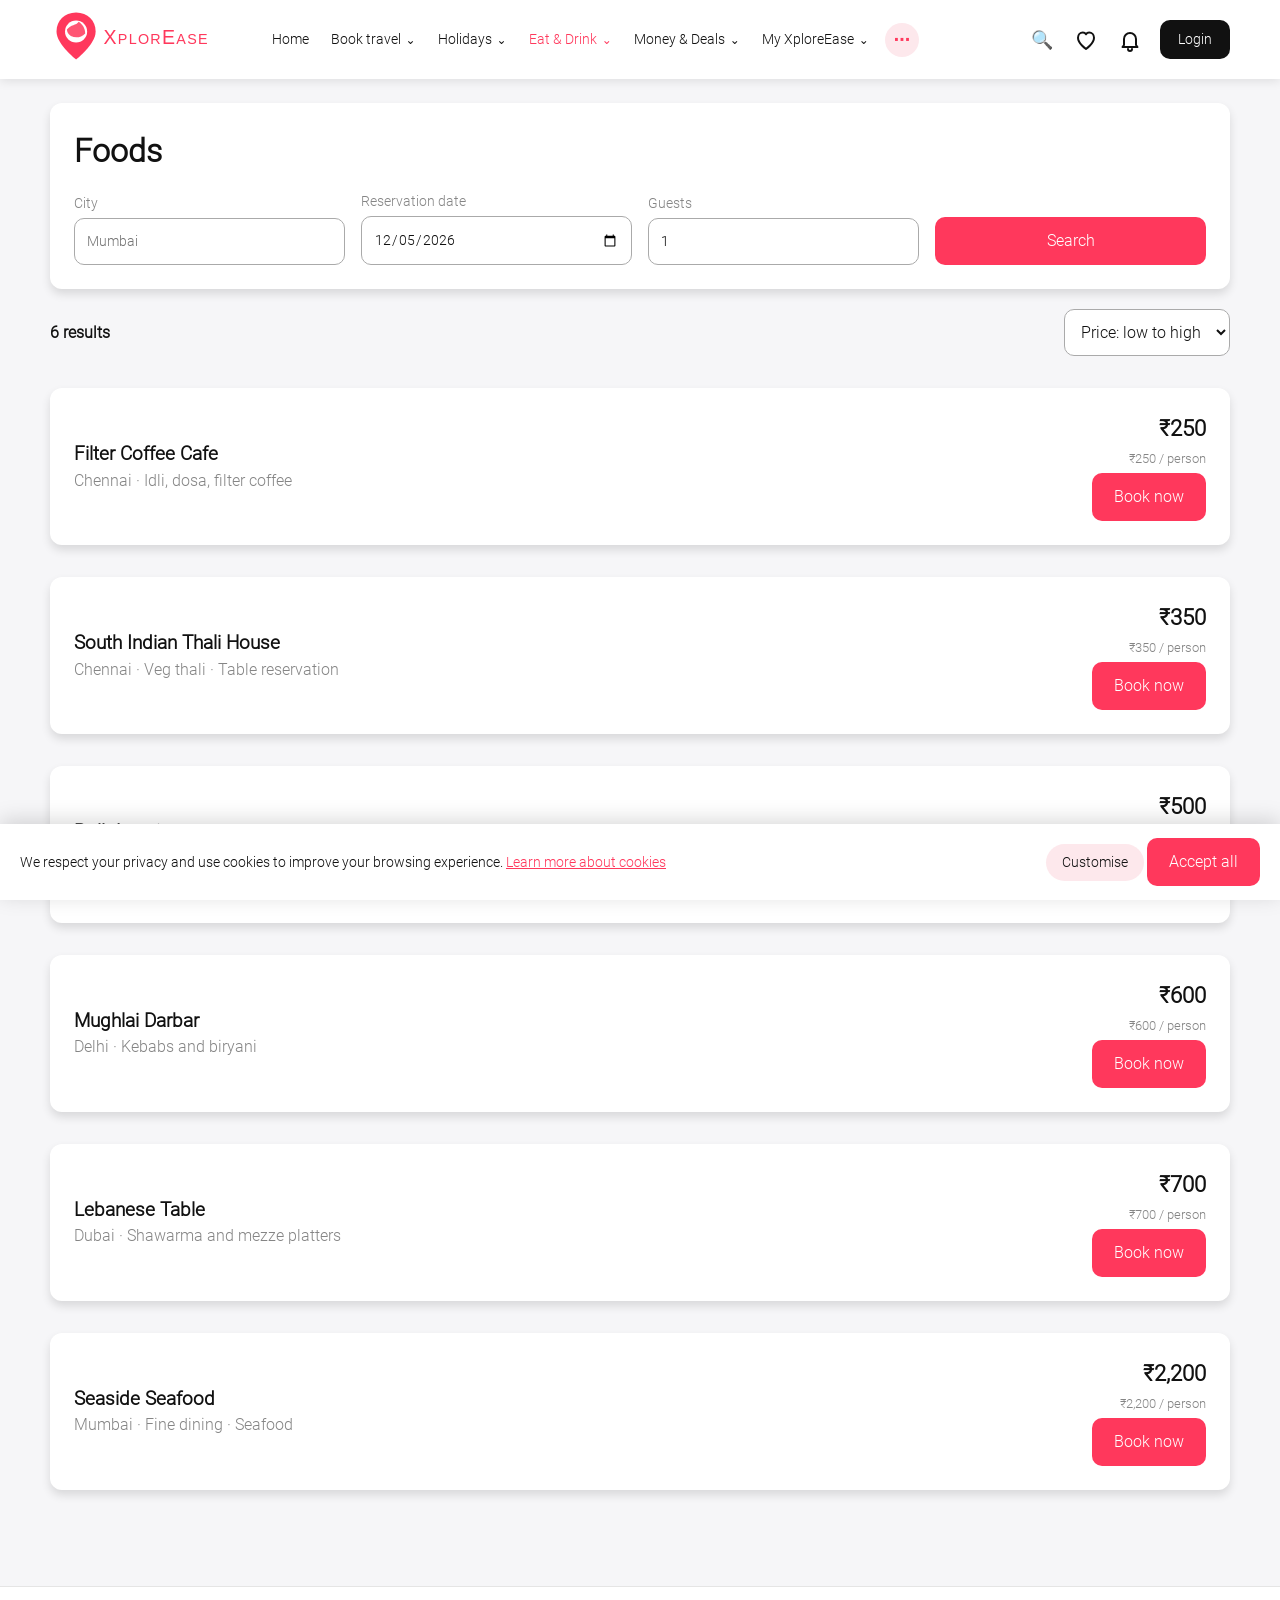
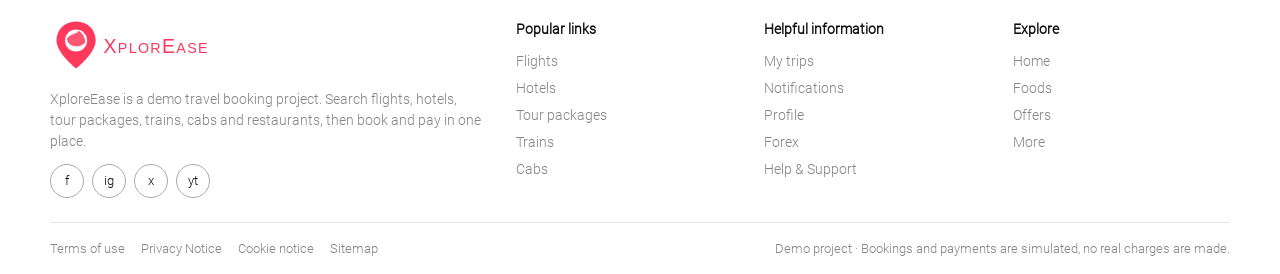
<file: Explore Ease/foods.html>
<!DOCTYPE html>
<html lang="en">
<head>
<meta charset="UTF-8">
<meta name="viewport" content="width=device-width, initial-scale=1.0">
<title>XploreEase - Foods</title>
<link rel="stylesheet" href="style.css">
</head>
<body data-page="foods">
<a class="skip" href="#main">Skip to content</a>
<header class="top">
  <div class="wrap bar">
    <a href="index.html"><img class="logo" src="img/logo.svg" alt="XploreEase"></a>
    <nav class="mnav" aria-label="Main">
      <a href="index.html">Home</a>
      <button type="button" class="dd" data-m="travel" aria-expanded="false">Book travel</button><button type="button" class="dd" data-m="holidays" aria-expanded="false">Holidays</button><button type="button" class="dd on" data-m="eat" aria-expanded="false">Eat & Drink</button><button type="button" class="dd" data-m="money" aria-expanded="false">Money & Deals</button><button type="button" class="dd" data-m="account" aria-expanded="false">My XploreEase</button>
      <button type="button" class="dots" id="dots" aria-label="Open full menu">⋯</button>
    </nav>
    <div class="ricons">
      <button type="button" id="sbtn" aria-label="Search">🔍</button>
      <a href="trips.html" aria-label="My trips"><img src="img/heart.svg" alt=""></a>
      <a href="notifications.html" class="nb" aria-label="Notifications"><img src="img/bell.svg" alt=""><b id="nbadge" hidden></b></a>
      <a class="btn dark" id="acct" href="login.html">Login</a>
    </div>
  </div>
  <form id="sbar" class="wrap sbar" hidden><select id="sc" aria-label="Category"><option value="flights">Flights</option><option value="hotels">Hotels</option><option value="packages">Tour Packages</option><option value="trains">Trains</option><option value="cabs">Cabs</option><option value="foods">Foods</option></select><input id="sq" placeholder="Where to?" aria-label="Destination"><button class="btn">Search</button></form>
  <div class="mega" id="mega" hidden><div class="panel" id="m-travel" hidden><div class="wrap pg"><div class="links"><a href="flights.html"><b>Flights</b><small>Compare fares on popular routes</small></a><a href="hotels.html"><b>Hotels</b><small>Stays from budget to five-star</small></a><a href="trains.html"><b>Trains</b><small>Reserve seats on top routes</small></a><a href="cabs.html"><b>Cabs</b><small>Airport transfers and city rides</small></a></div><a class="feat" href="flights.html"><img src="img/card3.svg" alt=""><b>Plan your trip</b></a></div></div><div class="panel" id="m-holidays" hidden><div class="wrap pg"><div class="links"><a href="packages.html"><b>Tour packages</b><small>Curated trips with stays and sightseeing</small></a><a href="packages.html?q=dubai"><b>Dubai getaways</b><small>Skyline, desert and beaches</small></a><a href="packages.html?q=goa"><b>Beach escapes</b><small>Goa and Bali for every budget</small></a><a href="packages.html?q=kerala"><b>Kerala backwaters</b><small>Houseboats and hill stations</small></a><a href="packages.html?q=kashmir"><b>Kashmir</b><small>Valleys, lakes and snow</small></a><a href="packages.html?q=rajasthan"><b>Royal Rajasthan</b><small>Forts, palaces and deserts</small></a></div><a class="feat" href="packages.html"><img src="img/card2.svg" alt=""><b>Top collections</b></a></div></div><div class="panel" id="m-eat" hidden><div class="wrap pg"><div class="links"><a href="foods.html"><b>Foods</b><small>Reserve tables at great restaurants</small></a><a href="foods.html?q=chennai"><b>Chennai</b><small>Thalis, dosas and filter coffee</small></a><a href="foods.html?q=mumbai"><b>Mumbai</b><small>Seafood and street food</small></a><a href="foods.html?q=dubai"><b>Dubai</b><small>Lebanese platters and shawarma</small></a><a href="foods.html?q=delhi"><b>Delhi</b><small>Kebabs and biryani</small></a></div><a class="feat" href="foods.html"><img src="img/card1.svg" alt=""><b>Craft your experiences</b></a></div></div><div class="panel" id="m-money" hidden><div class="wrap pg"><div class="links"><a href="forex.html"><b>Forex</b><small>Buy foreign currency before you fly</small></a><a href="index.html#offers"><b>Offers</b><small>Use XPLORE10 for 10% off</small></a></div><a class="feat" href="forex.html"><img src="img/card3.svg" alt=""><b>Save on every booking</b></a></div></div><div class="panel" id="m-account" hidden><div class="wrap pg"><div class="links"><a href="trips.html"><b>My trips</b><small>See and cancel your bookings</small></a><a href="notifications.html"><b>Notifications</b><small>Booking and account updates</small></a><a href="profile.html"><b>Profile</b><small>Update your details</small></a><a href="mailto:support@xplorease.example"><b>Help & Support</b><small>Talk to our team</small></a></div><a class="feat" href="trips.html"><img src="img/card1.svg" alt=""><b>Your trips in one place</b></a></div></div></div>
</header>

<div class="menu" id="menu" hidden role="dialog" aria-label="Menu">
  <div class="wrap">
    <div class="mh"><h2>Menu</h2><button type="button" class="cl" id="mclose">close ✕</button></div>
    <div class="mb"><ul class="cats"><li><button type="button" data-m="travel">Book travel</button></li><li><button type="button" data-m="holidays">Holidays</button></li><li><button type="button" data-m="eat">Eat & Drink</button></li><li><button type="button" data-m="money">Money & Deals</button></li><li><button type="button" data-m="account">My XploreEase</button></li></ul><div id="mbody"></div></div>
  </div>
</div>

<main class="wrap" id="main">
<section class="card">
  <h1>Foods</h1>
  <form id="sf" class="f">
    <label>City<input type="text" name="city" placeholder="Mumbai"></label>
    <label>Reservation date<input type="date" name="date"></label>
    <label>Guests<input type="number" name="n" min="1" max="9" value="1"></label>
    <button class="btn" type="submit">Search</button>
  </form>
</section>
<div class="rh"><b id="cnt"></b><select id="sort" aria-label="Sort"><option value="asc">Price: low to high</option><option value="desc">Price: high to low</option></select></div>
<div id="res">
  <article class="card res" data-kw="chennai" data-price="350" data-title="South Indian Thali House" data-sub="Chennai · Veg thali · Table reservation">
    <div><h3>South Indian Thali House</h3><p>Chennai · Veg thali · Table reservation</p></div>
    <div class="buy"><strong class="tot">₹350</strong><small>₹350 / person<span class="mult"></span></small><button class="btn book" type="button">Book now</button></div>
  </article>
  <article class="card res" data-kw="chennai" data-price="250" data-title="Filter Coffee Cafe" data-sub="Chennai · Idli, dosa, filter coffee">
    <div><h3>Filter Coffee Cafe</h3><p>Chennai · Idli, dosa, filter coffee</p></div>
    <div class="buy"><strong class="tot">₹250</strong><small>₹250 / person<span class="mult"></span></small><button class="btn book" type="button">Book now</button></div>
  </article>
  <article class="card res" data-kw="delhi" data-price="600" data-title="Mughlai Darbar" data-sub="Delhi · Kebabs and biryani">
    <div><h3>Mughlai Darbar</h3><p>Delhi · Kebabs and biryani</p></div>
    <div class="buy"><strong class="tot">₹600</strong><small>₹600 / person<span class="mult"></span></small><button class="btn book" type="button">Book now</button></div>
  </article>
  <article class="card res" data-kw="mumbai" data-price="2200" data-title="Seaside Seafood" data-sub="Mumbai · Fine dining · Seafood">
    <div><h3>Seaside Seafood</h3><p>Mumbai · Fine dining · Seafood</p></div>
    <div class="buy"><strong class="tot">₹2,200</strong><small>₹2,200 / person<span class="mult"></span></small><button class="btn book" type="button">Book now</button></div>
  </article>
  <article class="card res" data-kw="mumbai" data-price="500" data-title="Roll Junction" data-sub="Mumbai · Kebab rolls · Quick bites">
    <div><h3>Roll Junction</h3><p>Mumbai · Kebab rolls · Quick bites</p></div>
    <div class="buy"><strong class="tot">₹500</strong><small>₹500 / person<span class="mult"></span></small><button class="btn book" type="button">Book now</button></div>
  </article>
  <article class="card res" data-kw="dubai" data-price="700" data-title="Lebanese Table" data-sub="Dubai · Shawarma and mezze platters">
    <div><h3>Lebanese Table</h3><p>Dubai · Shawarma and mezze platters</p></div>
    <div class="buy"><strong class="tot">₹700</strong><small>₹700 / person<span class="mult"></span></small><button class="btn book" type="button">Book now</button></div>
  </article>
</div>
<div class="card" id="none" hidden>No results found. Try another city.</div>
</main>

<footer class="foot">
  <div class="wrap fg">
    <div><img class="logo" src="img/logo.svg" alt="XploreEase"><p>XploreEase is a demo travel booking project. Search flights, hotels, tour packages, trains, cabs and restaurants, then book and pay in one place.</p>
      <div class="soc2"><a href="#" aria-label="Facebook">f</a><a href="#" aria-label="Instagram">ig</a><a href="#" aria-label="X">x</a><a href="#" aria-label="YouTube">yt</a></div></div>
    <div><h4>Popular links</h4><a href="flights.html">Flights</a><a href="hotels.html">Hotels</a><a href="packages.html">Tour packages</a><a href="trains.html">Trains</a><a href="cabs.html">Cabs</a></div>
    <div><h4>Helpful information</h4><a href="trips.html">My trips</a><a href="notifications.html">Notifications</a><a href="profile.html">Profile</a><a href="forex.html">Forex</a><a href="mailto:support@xplorease.example">Help &amp; Support</a></div>
    <div><h4>Explore</h4><a href="index.html">Home</a><a href="foods.html">Foods</a><a href="index.html#offers">Offers</a><a href="more.html">More</a></div>
  </div>
  <div class="wrap legal"><span><a href="#">Terms of use</a><a href="#">Privacy Notice</a><a href="#">Cookie notice</a><a href="#">Sitemap</a></span><span>Demo project · Bookings and payments are simulated, no real charges are made.</span></div>
</footer>

<div class="cookie" id="cookie" hidden>
  <span>We respect your privacy and use cookies to improve your browsing experience. <a href="#">Learn more about cookies</a></span>
  <span><button type="button" class="cl" data-ck="custom">Customise</button> <button type="button" class="btn" data-ck="all">Accept all</button></span>
</div>
<div id="toast"></div>
<script src="script.js"></script>
</body>
</html>
</file>
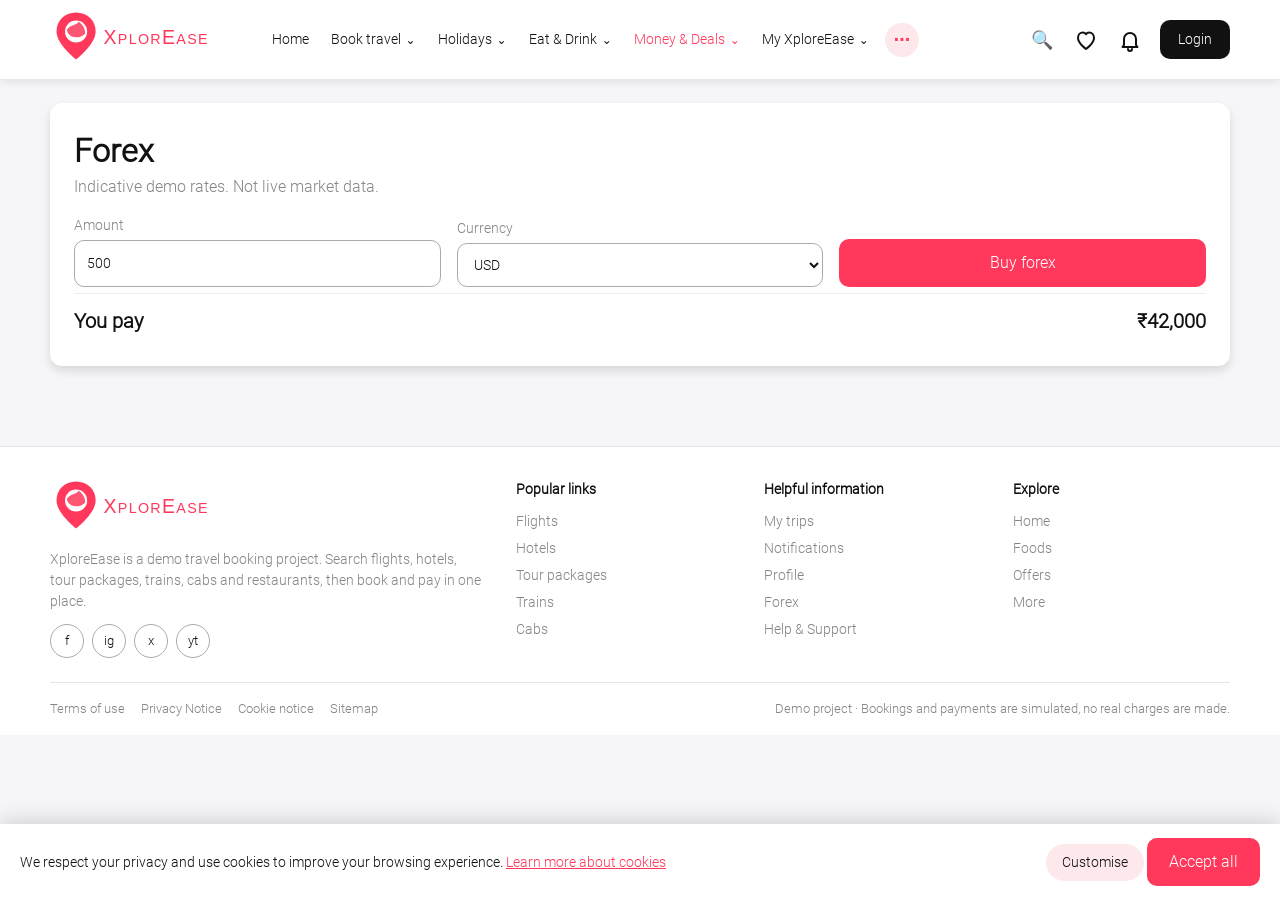
<file: Explore Ease/forex.html>
<!DOCTYPE html>
<html lang="en">
<head>
<meta charset="UTF-8">
<meta name="viewport" content="width=device-width, initial-scale=1.0">
<title>XploreEase - Forex</title>
<link rel="stylesheet" href="style.css">
</head>
<body data-page="forex">
<a class="skip" href="#main">Skip to content</a>
<header class="top">
  <div class="wrap bar">
    <a href="index.html"><img class="logo" src="img/logo.svg" alt="XploreEase"></a>
    <nav class="mnav" aria-label="Main">
      <a href="index.html">Home</a>
      <button type="button" class="dd" data-m="travel" aria-expanded="false">Book travel</button><button type="button" class="dd" data-m="holidays" aria-expanded="false">Holidays</button><button type="button" class="dd" data-m="eat" aria-expanded="false">Eat & Drink</button><button type="button" class="dd on" data-m="money" aria-expanded="false">Money & Deals</button><button type="button" class="dd" data-m="account" aria-expanded="false">My XploreEase</button>
      <button type="button" class="dots" id="dots" aria-label="Open full menu">⋯</button>
    </nav>
    <div class="ricons">
      <button type="button" id="sbtn" aria-label="Search">🔍</button>
      <a href="trips.html" aria-label="My trips"><img src="img/heart.svg" alt=""></a>
      <a href="notifications.html" class="nb" aria-label="Notifications"><img src="img/bell.svg" alt=""><b id="nbadge" hidden></b></a>
      <a class="btn dark" id="acct" href="login.html">Login</a>
    </div>
  </div>
  <form id="sbar" class="wrap sbar" hidden><select id="sc" aria-label="Category"><option value="flights">Flights</option><option value="hotels">Hotels</option><option value="packages">Tour Packages</option><option value="trains">Trains</option><option value="cabs">Cabs</option><option value="foods">Foods</option></select><input id="sq" placeholder="Where to?" aria-label="Destination"><button class="btn">Search</button></form>
  <div class="mega" id="mega" hidden><div class="panel" id="m-travel" hidden><div class="wrap pg"><div class="links"><a href="flights.html"><b>Flights</b><small>Compare fares on popular routes</small></a><a href="hotels.html"><b>Hotels</b><small>Stays from budget to five-star</small></a><a href="trains.html"><b>Trains</b><small>Reserve seats on top routes</small></a><a href="cabs.html"><b>Cabs</b><small>Airport transfers and city rides</small></a></div><a class="feat" href="flights.html"><img src="img/card3.svg" alt=""><b>Plan your trip</b></a></div></div><div class="panel" id="m-holidays" hidden><div class="wrap pg"><div class="links"><a href="packages.html"><b>Tour packages</b><small>Curated trips with stays and sightseeing</small></a><a href="packages.html?q=dubai"><b>Dubai getaways</b><small>Skyline, desert and beaches</small></a><a href="packages.html?q=goa"><b>Beach escapes</b><small>Goa and Bali for every budget</small></a><a href="packages.html?q=kerala"><b>Kerala backwaters</b><small>Houseboats and hill stations</small></a><a href="packages.html?q=kashmir"><b>Kashmir</b><small>Valleys, lakes and snow</small></a><a href="packages.html?q=rajasthan"><b>Royal Rajasthan</b><small>Forts, palaces and deserts</small></a></div><a class="feat" href="packages.html"><img src="img/card2.svg" alt=""><b>Top collections</b></a></div></div><div class="panel" id="m-eat" hidden><div class="wrap pg"><div class="links"><a href="foods.html"><b>Foods</b><small>Reserve tables at great restaurants</small></a><a href="foods.html?q=chennai"><b>Chennai</b><small>Thalis, dosas and filter coffee</small></a><a href="foods.html?q=mumbai"><b>Mumbai</b><small>Seafood and street food</small></a><a href="foods.html?q=dubai"><b>Dubai</b><small>Lebanese platters and shawarma</small></a><a href="foods.html?q=delhi"><b>Delhi</b><small>Kebabs and biryani</small></a></div><a class="feat" href="foods.html"><img src="img/card1.svg" alt=""><b>Craft your experiences</b></a></div></div><div class="panel" id="m-money" hidden><div class="wrap pg"><div class="links"><a href="forex.html"><b>Forex</b><small>Buy foreign currency before you fly</small></a><a href="index.html#offers"><b>Offers</b><small>Use XPLORE10 for 10% off</small></a></div><a class="feat" href="forex.html"><img src="img/card3.svg" alt=""><b>Save on every booking</b></a></div></div><div class="panel" id="m-account" hidden><div class="wrap pg"><div class="links"><a href="trips.html"><b>My trips</b><small>See and cancel your bookings</small></a><a href="notifications.html"><b>Notifications</b><small>Booking and account updates</small></a><a href="profile.html"><b>Profile</b><small>Update your details</small></a><a href="mailto:support@xplorease.example"><b>Help & Support</b><small>Talk to our team</small></a></div><a class="feat" href="trips.html"><img src="img/card1.svg" alt=""><b>Your trips in one place</b></a></div></div></div>
</header>

<div class="menu" id="menu" hidden role="dialog" aria-label="Menu">
  <div class="wrap">
    <div class="mh"><h2>Menu</h2><button type="button" class="cl" id="mclose">close ✕</button></div>
    <div class="mb"><ul class="cats"><li><button type="button" data-m="travel">Book travel</button></li><li><button type="button" data-m="holidays">Holidays</button></li><li><button type="button" data-m="eat">Eat & Drink</button></li><li><button type="button" data-m="money">Money & Deals</button></li><li><button type="button" data-m="account">My XploreEase</button></li></ul><div id="mbody"></div></div>
  </div>
</div>

<main class="wrap" id="main">
<section class="card">
  <h1>Forex</h1>
  <p>Indicative demo rates. Not live market data.</p>
  <form id="ff" class="f">
    <label>Amount<input name="a" type="number" min="1" value="500"></label>
    <label>Currency<select name="c"><option>USD</option><option>EUR</option><option>GBP</option><option>AED</option><option>SGD</option><option>JPY</option></select></label>
    <button class="btn" type="submit">Buy forex</button>
  </form>
  <div class="row t"><span>You pay</span><span id="fo"></span></div>
</section>
</main>

<footer class="foot">
  <div class="wrap fg">
    <div><img class="logo" src="img/logo.svg" alt="XploreEase"><p>XploreEase is a demo travel booking project. Search flights, hotels, tour packages, trains, cabs and restaurants, then book and pay in one place.</p>
      <div class="soc2"><a href="#" aria-label="Facebook">f</a><a href="#" aria-label="Instagram">ig</a><a href="#" aria-label="X">x</a><a href="#" aria-label="YouTube">yt</a></div></div>
    <div><h4>Popular links</h4><a href="flights.html">Flights</a><a href="hotels.html">Hotels</a><a href="packages.html">Tour packages</a><a href="trains.html">Trains</a><a href="cabs.html">Cabs</a></div>
    <div><h4>Helpful information</h4><a href="trips.html">My trips</a><a href="notifications.html">Notifications</a><a href="profile.html">Profile</a><a href="forex.html">Forex</a><a href="mailto:support@xplorease.example">Help &amp; Support</a></div>
    <div><h4>Explore</h4><a href="index.html">Home</a><a href="foods.html">Foods</a><a href="index.html#offers">Offers</a><a href="more.html">More</a></div>
  </div>
  <div class="wrap legal"><span><a href="#">Terms of use</a><a href="#">Privacy Notice</a><a href="#">Cookie notice</a><a href="#">Sitemap</a></span><span>Demo project · Bookings and payments are simulated, no real charges are made.</span></div>
</footer>

<div class="cookie" id="cookie" hidden>
  <span>We respect your privacy and use cookies to improve your browsing experience. <a href="#">Learn more about cookies</a></span>
  <span><button type="button" class="cl" data-ck="custom">Customise</button> <button type="button" class="btn" data-ck="all">Accept all</button></span>
</div>
<div id="toast"></div>
<script src="script.js"></script>
</body>
</html>
</file>
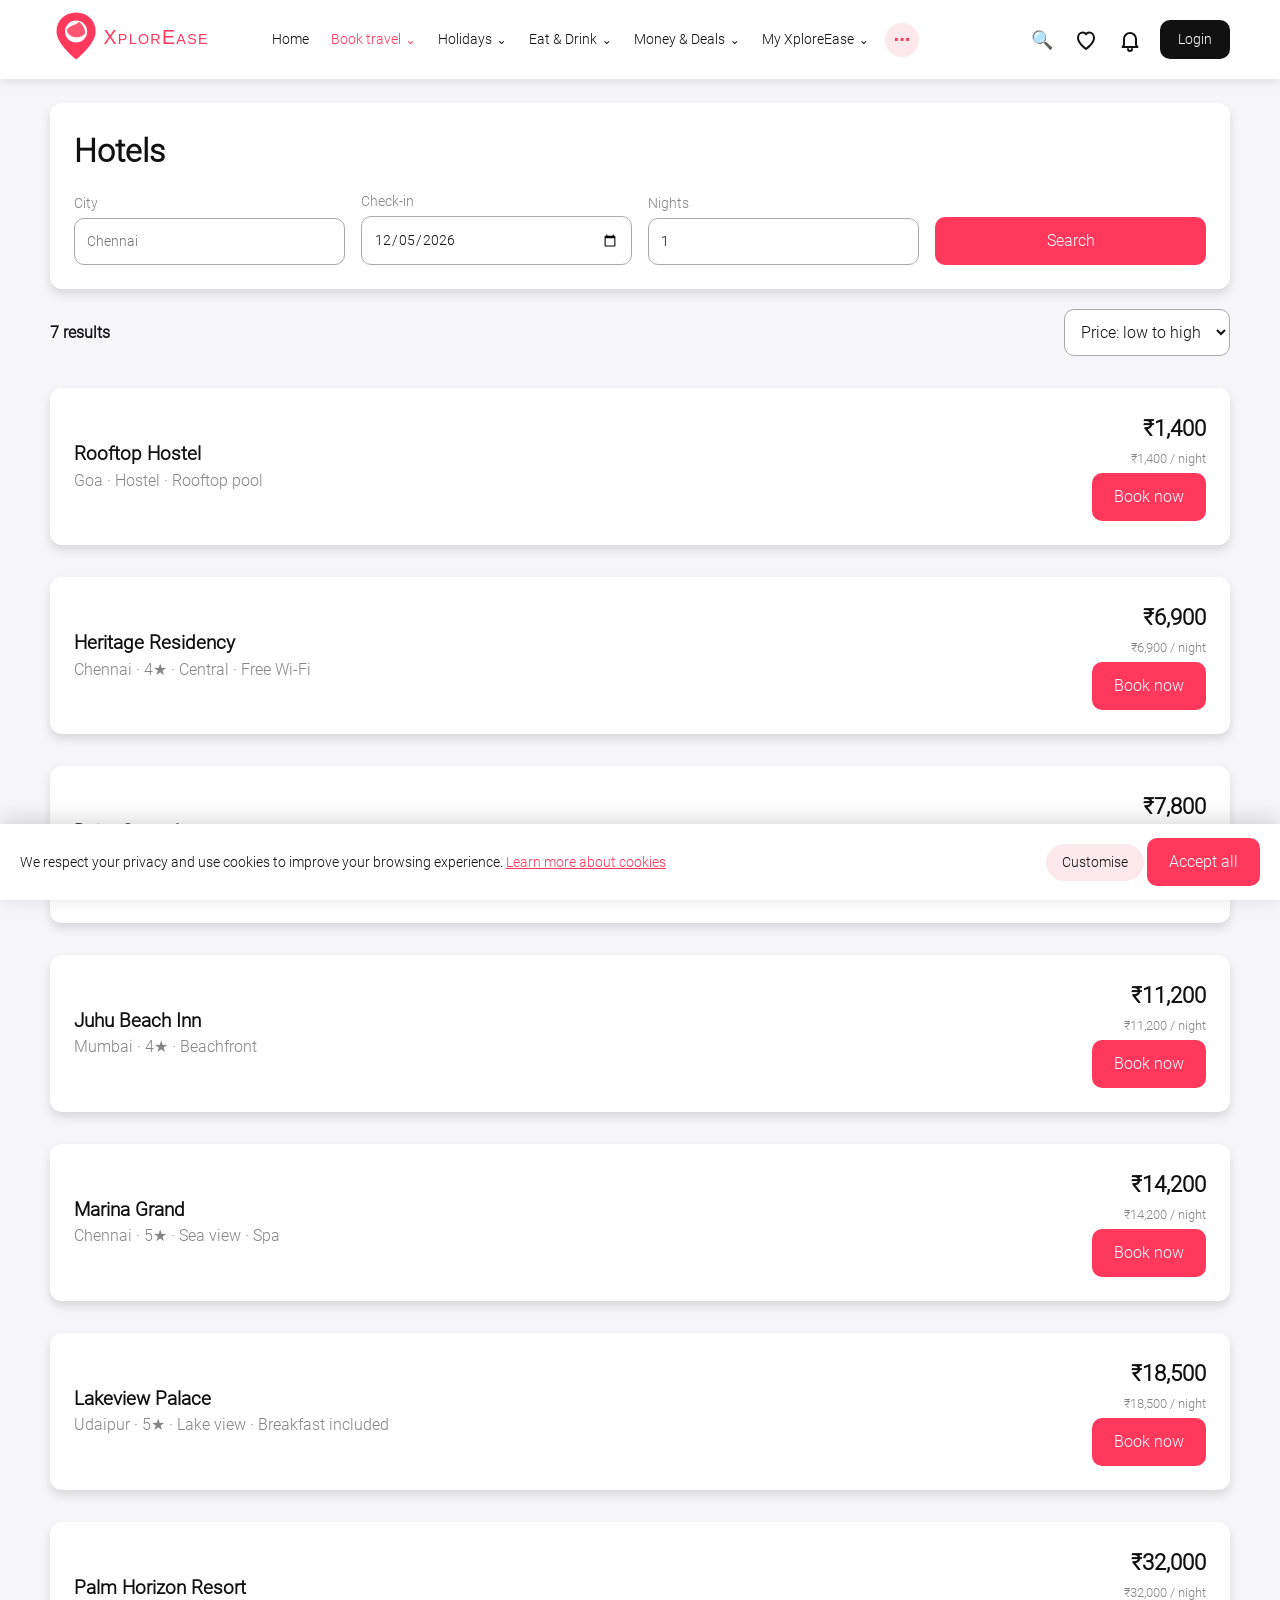
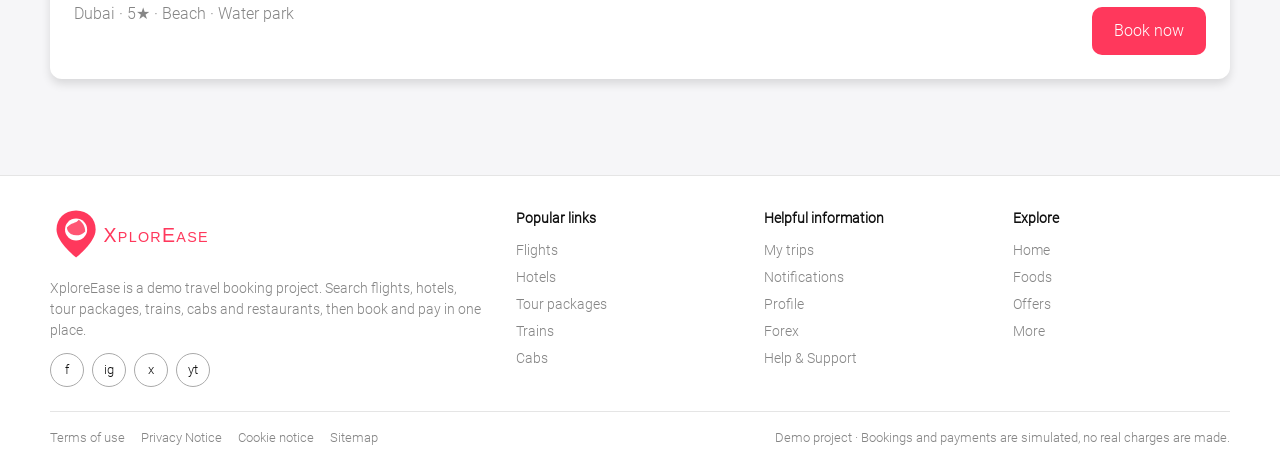
<file: Explore Ease/hotels.html>
<!DOCTYPE html>
<html lang="en">
<head>
<meta charset="UTF-8">
<meta name="viewport" content="width=device-width, initial-scale=1.0">
<title>XploreEase - Hotels</title>
<link rel="stylesheet" href="style.css">
</head>
<body data-page="hotels">
<a class="skip" href="#main">Skip to content</a>
<header class="top">
  <div class="wrap bar">
    <a href="index.html"><img class="logo" src="img/logo.svg" alt="XploreEase"></a>
    <nav class="mnav" aria-label="Main">
      <a href="index.html">Home</a>
      <button type="button" class="dd on" data-m="travel" aria-expanded="false">Book travel</button><button type="button" class="dd" data-m="holidays" aria-expanded="false">Holidays</button><button type="button" class="dd" data-m="eat" aria-expanded="false">Eat & Drink</button><button type="button" class="dd" data-m="money" aria-expanded="false">Money & Deals</button><button type="button" class="dd" data-m="account" aria-expanded="false">My XploreEase</button>
      <button type="button" class="dots" id="dots" aria-label="Open full menu">⋯</button>
    </nav>
    <div class="ricons">
      <button type="button" id="sbtn" aria-label="Search">🔍</button>
      <a href="trips.html" aria-label="My trips"><img src="img/heart.svg" alt=""></a>
      <a href="notifications.html" class="nb" aria-label="Notifications"><img src="img/bell.svg" alt=""><b id="nbadge" hidden></b></a>
      <a class="btn dark" id="acct" href="login.html">Login</a>
    </div>
  </div>
  <form id="sbar" class="wrap sbar" hidden><select id="sc" aria-label="Category"><option value="flights">Flights</option><option value="hotels">Hotels</option><option value="packages">Tour Packages</option><option value="trains">Trains</option><option value="cabs">Cabs</option><option value="foods">Foods</option></select><input id="sq" placeholder="Where to?" aria-label="Destination"><button class="btn">Search</button></form>
  <div class="mega" id="mega" hidden><div class="panel" id="m-travel" hidden><div class="wrap pg"><div class="links"><a href="flights.html"><b>Flights</b><small>Compare fares on popular routes</small></a><a href="hotels.html"><b>Hotels</b><small>Stays from budget to five-star</small></a><a href="trains.html"><b>Trains</b><small>Reserve seats on top routes</small></a><a href="cabs.html"><b>Cabs</b><small>Airport transfers and city rides</small></a></div><a class="feat" href="flights.html"><img src="img/card3.svg" alt=""><b>Plan your trip</b></a></div></div><div class="panel" id="m-holidays" hidden><div class="wrap pg"><div class="links"><a href="packages.html"><b>Tour packages</b><small>Curated trips with stays and sightseeing</small></a><a href="packages.html?q=dubai"><b>Dubai getaways</b><small>Skyline, desert and beaches</small></a><a href="packages.html?q=goa"><b>Beach escapes</b><small>Goa and Bali for every budget</small></a><a href="packages.html?q=kerala"><b>Kerala backwaters</b><small>Houseboats and hill stations</small></a><a href="packages.html?q=kashmir"><b>Kashmir</b><small>Valleys, lakes and snow</small></a><a href="packages.html?q=rajasthan"><b>Royal Rajasthan</b><small>Forts, palaces and deserts</small></a></div><a class="feat" href="packages.html"><img src="img/card2.svg" alt=""><b>Top collections</b></a></div></div><div class="panel" id="m-eat" hidden><div class="wrap pg"><div class="links"><a href="foods.html"><b>Foods</b><small>Reserve tables at great restaurants</small></a><a href="foods.html?q=chennai"><b>Chennai</b><small>Thalis, dosas and filter coffee</small></a><a href="foods.html?q=mumbai"><b>Mumbai</b><small>Seafood and street food</small></a><a href="foods.html?q=dubai"><b>Dubai</b><small>Lebanese platters and shawarma</small></a><a href="foods.html?q=delhi"><b>Delhi</b><small>Kebabs and biryani</small></a></div><a class="feat" href="foods.html"><img src="img/card1.svg" alt=""><b>Craft your experiences</b></a></div></div><div class="panel" id="m-money" hidden><div class="wrap pg"><div class="links"><a href="forex.html"><b>Forex</b><small>Buy foreign currency before you fly</small></a><a href="index.html#offers"><b>Offers</b><small>Use XPLORE10 for 10% off</small></a></div><a class="feat" href="forex.html"><img src="img/card3.svg" alt=""><b>Save on every booking</b></a></div></div><div class="panel" id="m-account" hidden><div class="wrap pg"><div class="links"><a href="trips.html"><b>My trips</b><small>See and cancel your bookings</small></a><a href="notifications.html"><b>Notifications</b><small>Booking and account updates</small></a><a href="profile.html"><b>Profile</b><small>Update your details</small></a><a href="mailto:support@xplorease.example"><b>Help & Support</b><small>Talk to our team</small></a></div><a class="feat" href="trips.html"><img src="img/card1.svg" alt=""><b>Your trips in one place</b></a></div></div></div>
</header>

<div class="menu" id="menu" hidden role="dialog" aria-label="Menu">
  <div class="wrap">
    <div class="mh"><h2>Menu</h2><button type="button" class="cl" id="mclose">close ✕</button></div>
    <div class="mb"><ul class="cats"><li><button type="button" data-m="travel">Book travel</button></li><li><button type="button" data-m="holidays">Holidays</button></li><li><button type="button" data-m="eat">Eat & Drink</button></li><li><button type="button" data-m="money">Money & Deals</button></li><li><button type="button" data-m="account">My XploreEase</button></li></ul><div id="mbody"></div></div>
  </div>
</div>

<main class="wrap" id="main">
<section class="card">
  <h1>Hotels</h1>
  <form id="sf" class="f">
    <label>City<input type="text" name="city" placeholder="Chennai"></label>
    <label>Check-in<input type="date" name="date"></label>
    <label>Nights<input type="number" name="n" min="1" max="9" value="1"></label>
    <button class="btn" type="submit">Search</button>
  </form>
</section>
<div class="rh"><b id="cnt"></b><select id="sort" aria-label="Sort"><option value="asc">Price: low to high</option><option value="desc">Price: high to low</option></select></div>
<div id="res">
  <article class="card res" data-kw="udaipur" data-price="18500" data-title="Lakeview Palace" data-sub="Udaipur · 5★ · Lake view · Breakfast included">
    <div><h3>Lakeview Palace</h3><p>Udaipur · 5★ · Lake view · Breakfast included</p></div>
    <div class="buy"><strong class="tot">₹18,500</strong><small>₹18,500 / night<span class="mult"></span></small><button class="btn book" type="button">Book now</button></div>
  </article>
  <article class="card res" data-kw="chennai" data-price="14200" data-title="Marina Grand" data-sub="Chennai · 5★ · Sea view · Spa">
    <div><h3>Marina Grand</h3><p>Chennai · 5★ · Sea view · Spa</p></div>
    <div class="buy"><strong class="tot">₹14,200</strong><small>₹14,200 / night<span class="mult"></span></small><button class="btn book" type="button">Book now</button></div>
  </article>
  <article class="card res" data-kw="chennai" data-price="6900" data-title="Heritage Residency" data-sub="Chennai · 4★ · Central · Free Wi-Fi">
    <div><h3>Heritage Residency</h3><p>Chennai · 4★ · Central · Free Wi-Fi</p></div>
    <div class="buy"><strong class="tot">₹6,900</strong><small>₹6,900 / night<span class="mult"></span></small><button class="btn book" type="button">Book now</button></div>
  </article>
  <article class="card res" data-kw="dubai" data-price="32000" data-title="Palm Horizon Resort" data-sub="Dubai · 5★ · Beach · Water park">
    <div><h3>Palm Horizon Resort</h3><p>Dubai · 5★ · Beach · Water park</p></div>
    <div class="buy"><strong class="tot">₹32,000</strong><small>₹32,000 / night<span class="mult"></span></small><button class="btn book" type="button">Book now</button></div>
  </article>
  <article class="card res" data-kw="dubai" data-price="7800" data-title="Deira Central" data-sub="Dubai · 4★ · Near Al Karama">
    <div><h3>Deira Central</h3><p>Dubai · 4★ · Near Al Karama</p></div>
    <div class="buy"><strong class="tot">₹7,800</strong><small>₹7,800 / night<span class="mult"></span></small><button class="btn book" type="button">Book now</button></div>
  </article>
  <article class="card res" data-kw="mumbai" data-price="11200" data-title="Juhu Beach Inn" data-sub="Mumbai · 4★ · Beachfront">
    <div><h3>Juhu Beach Inn</h3><p>Mumbai · 4★ · Beachfront</p></div>
    <div class="buy"><strong class="tot">₹11,200</strong><small>₹11,200 / night<span class="mult"></span></small><button class="btn book" type="button">Book now</button></div>
  </article>
  <article class="card res" data-kw="goa" data-price="1400" data-title="Rooftop Hostel" data-sub="Goa · Hostel · Rooftop pool">
    <div><h3>Rooftop Hostel</h3><p>Goa · Hostel · Rooftop pool</p></div>
    <div class="buy"><strong class="tot">₹1,400</strong><small>₹1,400 / night<span class="mult"></span></small><button class="btn book" type="button">Book now</button></div>
  </article>
</div>
<div class="card" id="none" hidden>No results found. Try another city.</div>
</main>

<footer class="foot">
  <div class="wrap fg">
    <div><img class="logo" src="img/logo.svg" alt="XploreEase"><p>XploreEase is a demo travel booking project. Search flights, hotels, tour packages, trains, cabs and restaurants, then book and pay in one place.</p>
      <div class="soc2"><a href="#" aria-label="Facebook">f</a><a href="#" aria-label="Instagram">ig</a><a href="#" aria-label="X">x</a><a href="#" aria-label="YouTube">yt</a></div></div>
    <div><h4>Popular links</h4><a href="flights.html">Flights</a><a href="hotels.html">Hotels</a><a href="packages.html">Tour packages</a><a href="trains.html">Trains</a><a href="cabs.html">Cabs</a></div>
    <div><h4>Helpful information</h4><a href="trips.html">My trips</a><a href="notifications.html">Notifications</a><a href="profile.html">Profile</a><a href="forex.html">Forex</a><a href="mailto:support@xplorease.example">Help &amp; Support</a></div>
    <div><h4>Explore</h4><a href="index.html">Home</a><a href="foods.html">Foods</a><a href="index.html#offers">Offers</a><a href="more.html">More</a></div>
  </div>
  <div class="wrap legal"><span><a href="#">Terms of use</a><a href="#">Privacy Notice</a><a href="#">Cookie notice</a><a href="#">Sitemap</a></span><span>Demo project · Bookings and payments are simulated, no real charges are made.</span></div>
</footer>

<div class="cookie" id="cookie" hidden>
  <span>We respect your privacy and use cookies to improve your browsing experience. <a href="#">Learn more about cookies</a></span>
  <span><button type="button" class="cl" data-ck="custom">Customise</button> <button type="button" class="btn" data-ck="all">Accept all</button></span>
</div>
<div id="toast"></div>
<script src="script.js"></script>
</body>
</html>
</file>
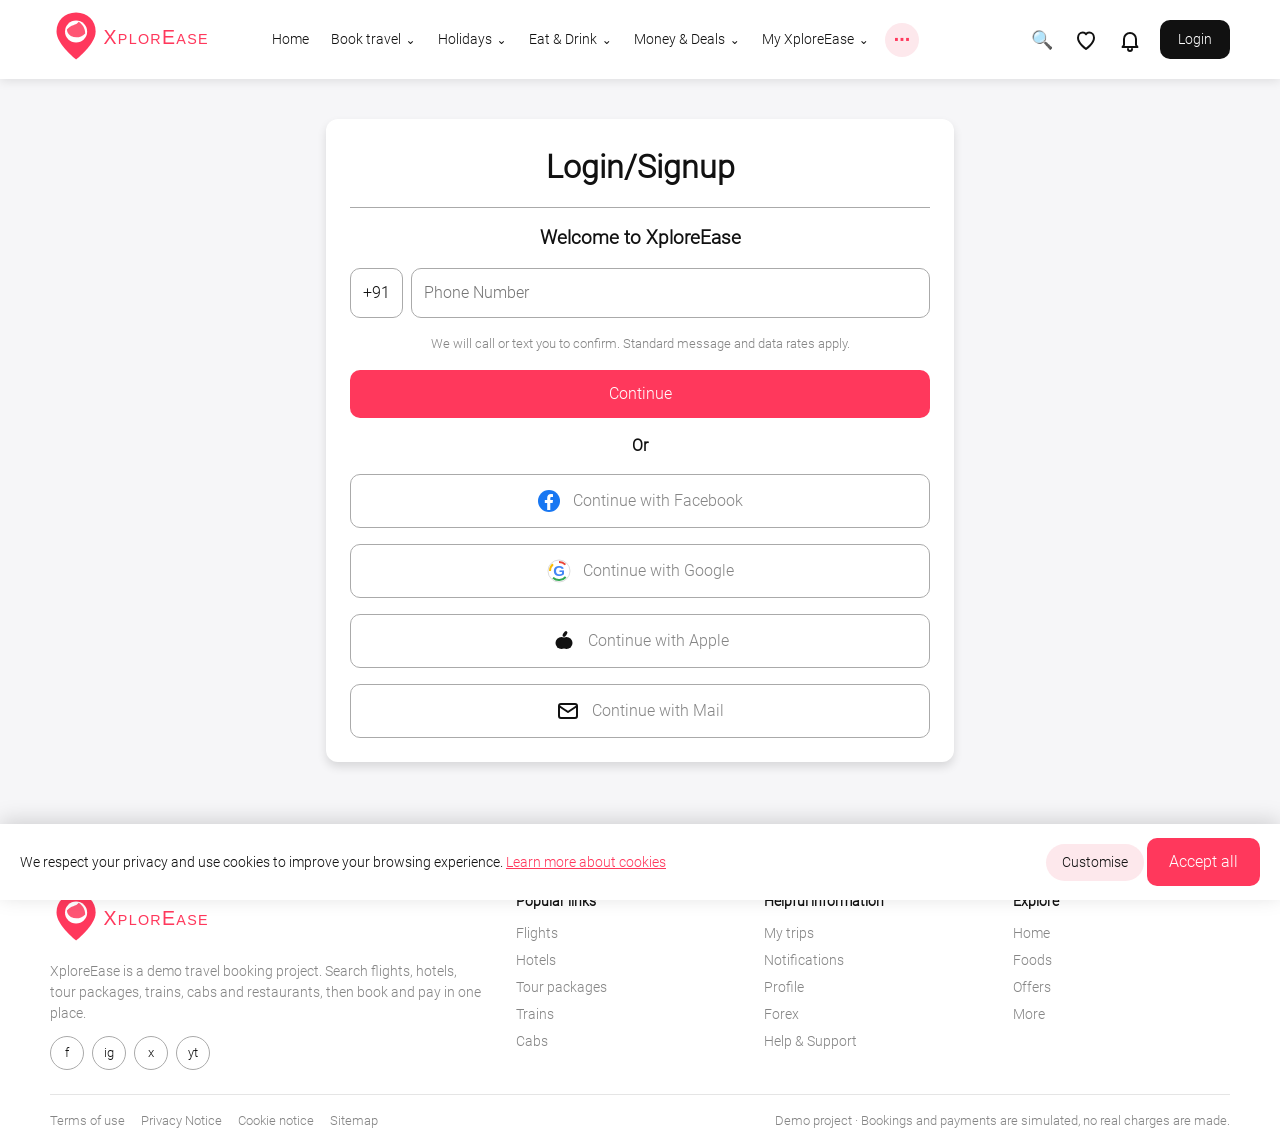
<file: Explore Ease/login.html>
<!DOCTYPE html>
<html lang="en">
<head>
<meta charset="UTF-8">
<meta name="viewport" content="width=device-width, initial-scale=1.0">
<title>XploreEase - Login</title>
<link rel="stylesheet" href="style.css">
</head>
<body data-page="login">
<a class="skip" href="#main">Skip to content</a>
<header class="top">
  <div class="wrap bar">
    <a href="index.html"><img class="logo" src="img/logo.svg" alt="XploreEase"></a>
    <nav class="mnav" aria-label="Main">
      <a href="index.html">Home</a>
      <button type="button" class="dd" data-m="travel" aria-expanded="false">Book travel</button><button type="button" class="dd" data-m="holidays" aria-expanded="false">Holidays</button><button type="button" class="dd" data-m="eat" aria-expanded="false">Eat & Drink</button><button type="button" class="dd" data-m="money" aria-expanded="false">Money & Deals</button><button type="button" class="dd" data-m="account" aria-expanded="false">My XploreEase</button>
      <button type="button" class="dots" id="dots" aria-label="Open full menu">⋯</button>
    </nav>
    <div class="ricons">
      <button type="button" id="sbtn" aria-label="Search">🔍</button>
      <a href="trips.html" aria-label="My trips"><img src="img/heart.svg" alt=""></a>
      <a href="notifications.html" class="nb" aria-label="Notifications"><img src="img/bell.svg" alt=""><b id="nbadge" hidden></b></a>
      <a class="btn dark" id="acct" href="login.html">Login</a>
    </div>
  </div>
  <form id="sbar" class="wrap sbar" hidden><select id="sc" aria-label="Category"><option value="flights">Flights</option><option value="hotels">Hotels</option><option value="packages">Tour Packages</option><option value="trains">Trains</option><option value="cabs">Cabs</option><option value="foods">Foods</option></select><input id="sq" placeholder="Where to?" aria-label="Destination"><button class="btn">Search</button></form>
  <div class="mega" id="mega" hidden><div class="panel" id="m-travel" hidden><div class="wrap pg"><div class="links"><a href="flights.html"><b>Flights</b><small>Compare fares on popular routes</small></a><a href="hotels.html"><b>Hotels</b><small>Stays from budget to five-star</small></a><a href="trains.html"><b>Trains</b><small>Reserve seats on top routes</small></a><a href="cabs.html"><b>Cabs</b><small>Airport transfers and city rides</small></a></div><a class="feat" href="flights.html"><img src="img/card3.svg" alt=""><b>Plan your trip</b></a></div></div><div class="panel" id="m-holidays" hidden><div class="wrap pg"><div class="links"><a href="packages.html"><b>Tour packages</b><small>Curated trips with stays and sightseeing</small></a><a href="packages.html?q=dubai"><b>Dubai getaways</b><small>Skyline, desert and beaches</small></a><a href="packages.html?q=goa"><b>Beach escapes</b><small>Goa and Bali for every budget</small></a><a href="packages.html?q=kerala"><b>Kerala backwaters</b><small>Houseboats and hill stations</small></a><a href="packages.html?q=kashmir"><b>Kashmir</b><small>Valleys, lakes and snow</small></a><a href="packages.html?q=rajasthan"><b>Royal Rajasthan</b><small>Forts, palaces and deserts</small></a></div><a class="feat" href="packages.html"><img src="img/card2.svg" alt=""><b>Top collections</b></a></div></div><div class="panel" id="m-eat" hidden><div class="wrap pg"><div class="links"><a href="foods.html"><b>Foods</b><small>Reserve tables at great restaurants</small></a><a href="foods.html?q=chennai"><b>Chennai</b><small>Thalis, dosas and filter coffee</small></a><a href="foods.html?q=mumbai"><b>Mumbai</b><small>Seafood and street food</small></a><a href="foods.html?q=dubai"><b>Dubai</b><small>Lebanese platters and shawarma</small></a><a href="foods.html?q=delhi"><b>Delhi</b><small>Kebabs and biryani</small></a></div><a class="feat" href="foods.html"><img src="img/card1.svg" alt=""><b>Craft your experiences</b></a></div></div><div class="panel" id="m-money" hidden><div class="wrap pg"><div class="links"><a href="forex.html"><b>Forex</b><small>Buy foreign currency before you fly</small></a><a href="index.html#offers"><b>Offers</b><small>Use XPLORE10 for 10% off</small></a></div><a class="feat" href="forex.html"><img src="img/card3.svg" alt=""><b>Save on every booking</b></a></div></div><div class="panel" id="m-account" hidden><div class="wrap pg"><div class="links"><a href="trips.html"><b>My trips</b><small>See and cancel your bookings</small></a><a href="notifications.html"><b>Notifications</b><small>Booking and account updates</small></a><a href="profile.html"><b>Profile</b><small>Update your details</small></a><a href="mailto:support@xplorease.example"><b>Help & Support</b><small>Talk to our team</small></a></div><a class="feat" href="trips.html"><img src="img/card1.svg" alt=""><b>Your trips in one place</b></a></div></div></div>
</header>

<div class="menu" id="menu" hidden role="dialog" aria-label="Menu">
  <div class="wrap">
    <div class="mh"><h2>Menu</h2><button type="button" class="cl" id="mclose">close ✕</button></div>
    <div class="mb"><ul class="cats"><li><button type="button" data-m="travel">Book travel</button></li><li><button type="button" data-m="holidays">Holidays</button></li><li><button type="button" data-m="eat">Eat & Drink</button></li><li><button type="button" data-m="money">Money & Deals</button></li><li><button type="button" data-m="account">My XploreEase</button></li></ul><div id="mbody"></div></div>
  </div>
</div>

<main class="wrap" id="main">
<form class="card auth" id="lf" novalidate>
  <h1>Login/Signup</h1><hr>
  <h3>Welcome to XploreEase</h3>
  <div class="ph"><span>+91</span><input id="ph" type="tel" inputmode="numeric" maxlength="10" placeholder="Phone Number" aria-label="Phone number"></div>
  <small>We will call or text you to confirm. Standard message and data rates apply.</small>
  <button class="btn full" type="submit">Continue</button>
  <p class="or">Or</p>
  <button type="button" class="soc" data-s="Facebook"><img src="img/facebook.svg" alt="">Continue with Facebook</button><button type="button" class="soc" data-s="Google"><img src="img/google.svg" alt="">Continue with Google</button><button type="button" class="soc" data-s="Apple"><img src="img/apple.svg" alt="">Continue with Apple</button><button type="button" class="soc" data-s="Mail"><img src="img/mail.svg" alt="">Continue with Mail</button>
</form>
</main>

<footer class="foot">
  <div class="wrap fg">
    <div><img class="logo" src="img/logo.svg" alt="XploreEase"><p>XploreEase is a demo travel booking project. Search flights, hotels, tour packages, trains, cabs and restaurants, then book and pay in one place.</p>
      <div class="soc2"><a href="#" aria-label="Facebook">f</a><a href="#" aria-label="Instagram">ig</a><a href="#" aria-label="X">x</a><a href="#" aria-label="YouTube">yt</a></div></div>
    <div><h4>Popular links</h4><a href="flights.html">Flights</a><a href="hotels.html">Hotels</a><a href="packages.html">Tour packages</a><a href="trains.html">Trains</a><a href="cabs.html">Cabs</a></div>
    <div><h4>Helpful information</h4><a href="trips.html">My trips</a><a href="notifications.html">Notifications</a><a href="profile.html">Profile</a><a href="forex.html">Forex</a><a href="mailto:support@xplorease.example">Help &amp; Support</a></div>
    <div><h4>Explore</h4><a href="index.html">Home</a><a href="foods.html">Foods</a><a href="index.html#offers">Offers</a><a href="more.html">More</a></div>
  </div>
  <div class="wrap legal"><span><a href="#">Terms of use</a><a href="#">Privacy Notice</a><a href="#">Cookie notice</a><a href="#">Sitemap</a></span><span>Demo project · Bookings and payments are simulated, no real charges are made.</span></div>
</footer>

<div class="cookie" id="cookie" hidden>
  <span>We respect your privacy and use cookies to improve your browsing experience. <a href="#">Learn more about cookies</a></span>
  <span><button type="button" class="cl" data-ck="custom">Customise</button> <button type="button" class="btn" data-ck="all">Accept all</button></span>
</div>
<div id="toast"></div>
<script src="script.js"></script>
</body>
</html>
</file>
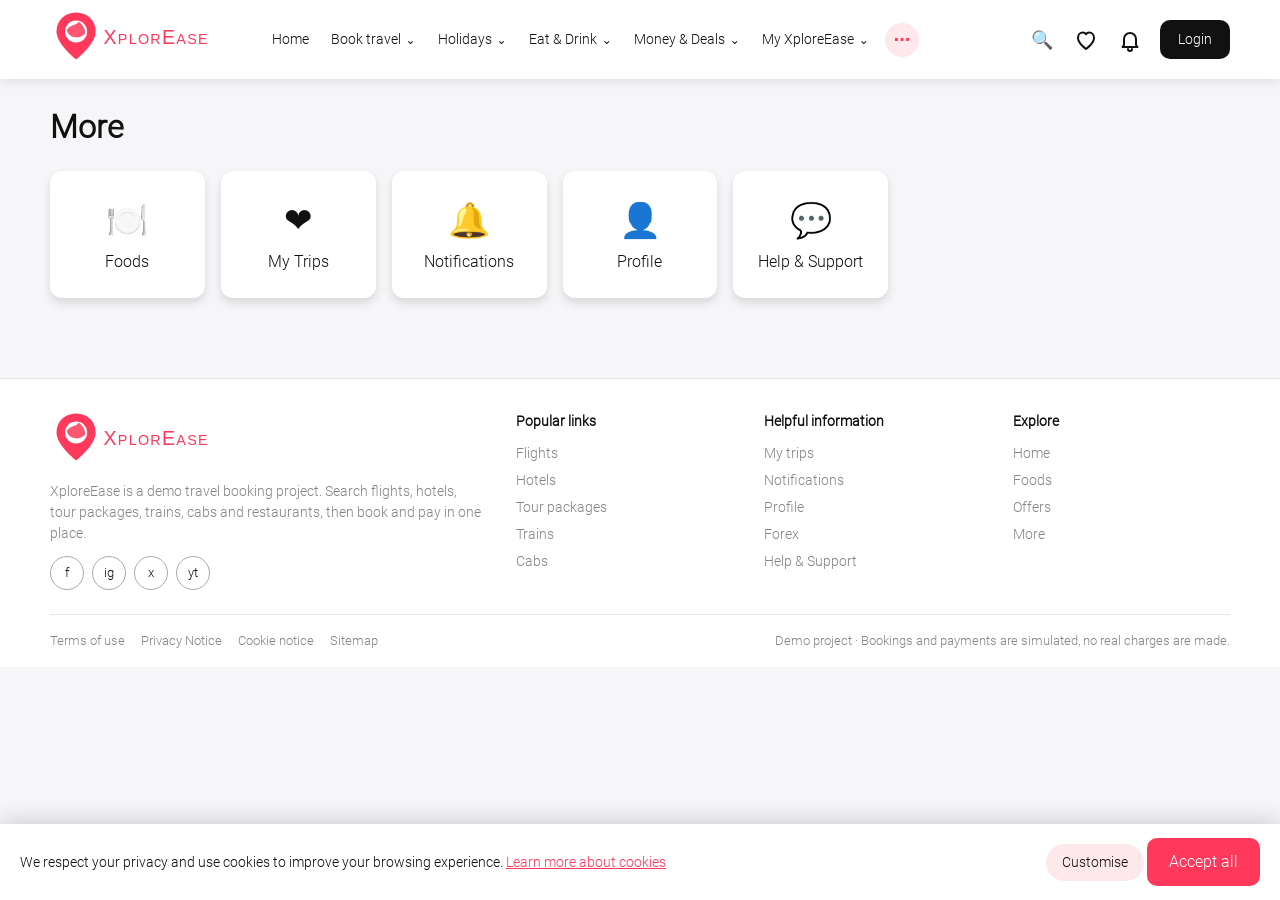
<file: Explore Ease/more.html>
<!DOCTYPE html>
<html lang="en">
<head>
<meta charset="UTF-8">
<meta name="viewport" content="width=device-width, initial-scale=1.0">
<title>XploreEase - More</title>
<link rel="stylesheet" href="style.css">
</head>
<body data-page="more">
<a class="skip" href="#main">Skip to content</a>
<header class="top">
  <div class="wrap bar">
    <a href="index.html"><img class="logo" src="img/logo.svg" alt="XploreEase"></a>
    <nav class="mnav" aria-label="Main">
      <a href="index.html">Home</a>
      <button type="button" class="dd" data-m="travel" aria-expanded="false">Book travel</button><button type="button" class="dd" data-m="holidays" aria-expanded="false">Holidays</button><button type="button" class="dd" data-m="eat" aria-expanded="false">Eat & Drink</button><button type="button" class="dd" data-m="money" aria-expanded="false">Money & Deals</button><button type="button" class="dd" data-m="account" aria-expanded="false">My XploreEase</button>
      <button type="button" class="dots" id="dots" aria-label="Open full menu">⋯</button>
    </nav>
    <div class="ricons">
      <button type="button" id="sbtn" aria-label="Search">🔍</button>
      <a href="trips.html" aria-label="My trips"><img src="img/heart.svg" alt=""></a>
      <a href="notifications.html" class="nb" aria-label="Notifications"><img src="img/bell.svg" alt=""><b id="nbadge" hidden></b></a>
      <a class="btn dark" id="acct" href="login.html">Login</a>
    </div>
  </div>
  <form id="sbar" class="wrap sbar" hidden><select id="sc" aria-label="Category"><option value="flights">Flights</option><option value="hotels">Hotels</option><option value="packages">Tour Packages</option><option value="trains">Trains</option><option value="cabs">Cabs</option><option value="foods">Foods</option></select><input id="sq" placeholder="Where to?" aria-label="Destination"><button class="btn">Search</button></form>
  <div class="mega" id="mega" hidden><div class="panel" id="m-travel" hidden><div class="wrap pg"><div class="links"><a href="flights.html"><b>Flights</b><small>Compare fares on popular routes</small></a><a href="hotels.html"><b>Hotels</b><small>Stays from budget to five-star</small></a><a href="trains.html"><b>Trains</b><small>Reserve seats on top routes</small></a><a href="cabs.html"><b>Cabs</b><small>Airport transfers and city rides</small></a></div><a class="feat" href="flights.html"><img src="img/card3.svg" alt=""><b>Plan your trip</b></a></div></div><div class="panel" id="m-holidays" hidden><div class="wrap pg"><div class="links"><a href="packages.html"><b>Tour packages</b><small>Curated trips with stays and sightseeing</small></a><a href="packages.html?q=dubai"><b>Dubai getaways</b><small>Skyline, desert and beaches</small></a><a href="packages.html?q=goa"><b>Beach escapes</b><small>Goa and Bali for every budget</small></a><a href="packages.html?q=kerala"><b>Kerala backwaters</b><small>Houseboats and hill stations</small></a><a href="packages.html?q=kashmir"><b>Kashmir</b><small>Valleys, lakes and snow</small></a><a href="packages.html?q=rajasthan"><b>Royal Rajasthan</b><small>Forts, palaces and deserts</small></a></div><a class="feat" href="packages.html"><img src="img/card2.svg" alt=""><b>Top collections</b></a></div></div><div class="panel" id="m-eat" hidden><div class="wrap pg"><div class="links"><a href="foods.html"><b>Foods</b><small>Reserve tables at great restaurants</small></a><a href="foods.html?q=chennai"><b>Chennai</b><small>Thalis, dosas and filter coffee</small></a><a href="foods.html?q=mumbai"><b>Mumbai</b><small>Seafood and street food</small></a><a href="foods.html?q=dubai"><b>Dubai</b><small>Lebanese platters and shawarma</small></a><a href="foods.html?q=delhi"><b>Delhi</b><small>Kebabs and biryani</small></a></div><a class="feat" href="foods.html"><img src="img/card1.svg" alt=""><b>Craft your experiences</b></a></div></div><div class="panel" id="m-money" hidden><div class="wrap pg"><div class="links"><a href="forex.html"><b>Forex</b><small>Buy foreign currency before you fly</small></a><a href="index.html#offers"><b>Offers</b><small>Use XPLORE10 for 10% off</small></a></div><a class="feat" href="forex.html"><img src="img/card3.svg" alt=""><b>Save on every booking</b></a></div></div><div class="panel" id="m-account" hidden><div class="wrap pg"><div class="links"><a href="trips.html"><b>My trips</b><small>See and cancel your bookings</small></a><a href="notifications.html"><b>Notifications</b><small>Booking and account updates</small></a><a href="profile.html"><b>Profile</b><small>Update your details</small></a><a href="mailto:support@xplorease.example"><b>Help & Support</b><small>Talk to our team</small></a></div><a class="feat" href="trips.html"><img src="img/card1.svg" alt=""><b>Your trips in one place</b></a></div></div></div>
</header>

<div class="menu" id="menu" hidden role="dialog" aria-label="Menu">
  <div class="wrap">
    <div class="mh"><h2>Menu</h2><button type="button" class="cl" id="mclose">close ✕</button></div>
    <div class="mb"><ul class="cats"><li><button type="button" data-m="travel">Book travel</button></li><li><button type="button" data-m="holidays">Holidays</button></li><li><button type="button" data-m="eat">Eat & Drink</button></li><li><button type="button" data-m="money">Money & Deals</button></li><li><button type="button" data-m="account">My XploreEase</button></li></ul><div id="mbody"></div></div>
  </div>
</div>

<main class="wrap" id="main">
<h1>More</h1>
<section class="grid">
  <a class="card tile" href="foods.html"><span>🍽️</span>Foods</a>
  <a class="card tile" href="trips.html"><span>❤️</span>My Trips</a>
  <a class="card tile" href="notifications.html"><span>🔔</span>Notifications</a>
  <a class="card tile" href="profile.html"><span>👤</span>Profile</a>
  <a class="card tile" href="mailto:support@xplorease.example"><span>💬</span>Help & Support</a>
</section>
</main>

<footer class="foot">
  <div class="wrap fg">
    <div><img class="logo" src="img/logo.svg" alt="XploreEase"><p>XploreEase is a demo travel booking project. Search flights, hotels, tour packages, trains, cabs and restaurants, then book and pay in one place.</p>
      <div class="soc2"><a href="#" aria-label="Facebook">f</a><a href="#" aria-label="Instagram">ig</a><a href="#" aria-label="X">x</a><a href="#" aria-label="YouTube">yt</a></div></div>
    <div><h4>Popular links</h4><a href="flights.html">Flights</a><a href="hotels.html">Hotels</a><a href="packages.html">Tour packages</a><a href="trains.html">Trains</a><a href="cabs.html">Cabs</a></div>
    <div><h4>Helpful information</h4><a href="trips.html">My trips</a><a href="notifications.html">Notifications</a><a href="profile.html">Profile</a><a href="forex.html">Forex</a><a href="mailto:support@xplorease.example">Help &amp; Support</a></div>
    <div><h4>Explore</h4><a href="index.html">Home</a><a href="foods.html">Foods</a><a href="index.html#offers">Offers</a><a href="more.html">More</a></div>
  </div>
  <div class="wrap legal"><span><a href="#">Terms of use</a><a href="#">Privacy Notice</a><a href="#">Cookie notice</a><a href="#">Sitemap</a></span><span>Demo project · Bookings and payments are simulated, no real charges are made.</span></div>
</footer>

<div class="cookie" id="cookie" hidden>
  <span>We respect your privacy and use cookies to improve your browsing experience. <a href="#">Learn more about cookies</a></span>
  <span><button type="button" class="cl" data-ck="custom">Customise</button> <button type="button" class="btn" data-ck="all">Accept all</button></span>
</div>
<div id="toast"></div>
<script src="script.js"></script>
</body>
</html>
</file>
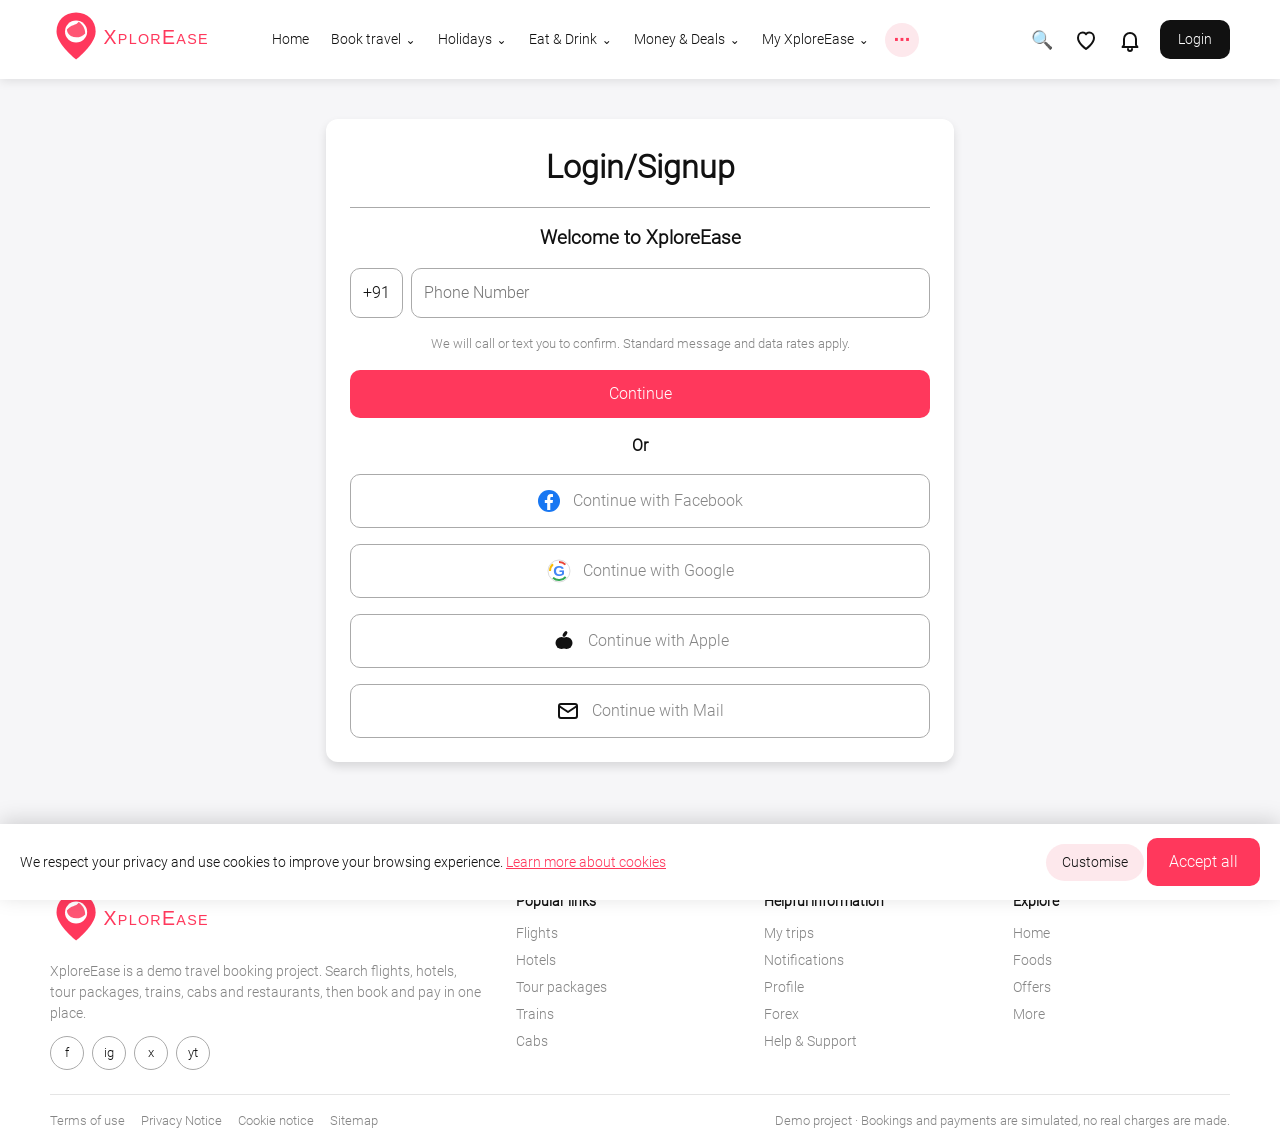
<file: Explore Ease/notifications.html>
<!DOCTYPE html>
<html lang="en">
<head>
<meta charset="UTF-8">
<meta name="viewport" content="width=device-width, initial-scale=1.0">
<title>XploreEase - Notifications</title>
<link rel="stylesheet" href="style.css">
</head>
<body data-page="notifications">
<a class="skip" href="#main">Skip to content</a>
<header class="top">
  <div class="wrap bar">
    <a href="index.html"><img class="logo" src="img/logo.svg" alt="XploreEase"></a>
    <nav class="mnav" aria-label="Main">
      <a href="index.html">Home</a>
      <button type="button" class="dd" data-m="travel" aria-expanded="false">Book travel</button><button type="button" class="dd" data-m="holidays" aria-expanded="false">Holidays</button><button type="button" class="dd" data-m="eat" aria-expanded="false">Eat & Drink</button><button type="button" class="dd" data-m="money" aria-expanded="false">Money & Deals</button><button type="button" class="dd on" data-m="account" aria-expanded="false">My XploreEase</button>
      <button type="button" class="dots" id="dots" aria-label="Open full menu">⋯</button>
    </nav>
    <div class="ricons">
      <button type="button" id="sbtn" aria-label="Search">🔍</button>
      <a href="trips.html" aria-label="My trips"><img src="img/heart.svg" alt=""></a>
      <a href="notifications.html" class="nb" aria-label="Notifications"><img src="img/bell.svg" alt=""><b id="nbadge" hidden></b></a>
      <a class="btn dark" id="acct" href="login.html">Login</a>
    </div>
  </div>
  <form id="sbar" class="wrap sbar" hidden><select id="sc" aria-label="Category"><option value="flights">Flights</option><option value="hotels">Hotels</option><option value="packages">Tour Packages</option><option value="trains">Trains</option><option value="cabs">Cabs</option><option value="foods">Foods</option></select><input id="sq" placeholder="Where to?" aria-label="Destination"><button class="btn">Search</button></form>
  <div class="mega" id="mega" hidden><div class="panel" id="m-travel" hidden><div class="wrap pg"><div class="links"><a href="flights.html"><b>Flights</b><small>Compare fares on popular routes</small></a><a href="hotels.html"><b>Hotels</b><small>Stays from budget to five-star</small></a><a href="trains.html"><b>Trains</b><small>Reserve seats on top routes</small></a><a href="cabs.html"><b>Cabs</b><small>Airport transfers and city rides</small></a></div><a class="feat" href="flights.html"><img src="img/card3.svg" alt=""><b>Plan your trip</b></a></div></div><div class="panel" id="m-holidays" hidden><div class="wrap pg"><div class="links"><a href="packages.html"><b>Tour packages</b><small>Curated trips with stays and sightseeing</small></a><a href="packages.html?q=dubai"><b>Dubai getaways</b><small>Skyline, desert and beaches</small></a><a href="packages.html?q=goa"><b>Beach escapes</b><small>Goa and Bali for every budget</small></a><a href="packages.html?q=kerala"><b>Kerala backwaters</b><small>Houseboats and hill stations</small></a><a href="packages.html?q=kashmir"><b>Kashmir</b><small>Valleys, lakes and snow</small></a><a href="packages.html?q=rajasthan"><b>Royal Rajasthan</b><small>Forts, palaces and deserts</small></a></div><a class="feat" href="packages.html"><img src="img/card2.svg" alt=""><b>Top collections</b></a></div></div><div class="panel" id="m-eat" hidden><div class="wrap pg"><div class="links"><a href="foods.html"><b>Foods</b><small>Reserve tables at great restaurants</small></a><a href="foods.html?q=chennai"><b>Chennai</b><small>Thalis, dosas and filter coffee</small></a><a href="foods.html?q=mumbai"><b>Mumbai</b><small>Seafood and street food</small></a><a href="foods.html?q=dubai"><b>Dubai</b><small>Lebanese platters and shawarma</small></a><a href="foods.html?q=delhi"><b>Delhi</b><small>Kebabs and biryani</small></a></div><a class="feat" href="foods.html"><img src="img/card1.svg" alt=""><b>Craft your experiences</b></a></div></div><div class="panel" id="m-money" hidden><div class="wrap pg"><div class="links"><a href="forex.html"><b>Forex</b><small>Buy foreign currency before you fly</small></a><a href="index.html#offers"><b>Offers</b><small>Use XPLORE10 for 10% off</small></a></div><a class="feat" href="forex.html"><img src="img/card3.svg" alt=""><b>Save on every booking</b></a></div></div><div class="panel" id="m-account" hidden><div class="wrap pg"><div class="links"><a href="trips.html"><b>My trips</b><small>See and cancel your bookings</small></a><a href="notifications.html"><b>Notifications</b><small>Booking and account updates</small></a><a href="profile.html"><b>Profile</b><small>Update your details</small></a><a href="mailto:support@xplorease.example"><b>Help & Support</b><small>Talk to our team</small></a></div><a class="feat" href="trips.html"><img src="img/card1.svg" alt=""><b>Your trips in one place</b></a></div></div></div>
</header>

<div class="menu" id="menu" hidden role="dialog" aria-label="Menu">
  <div class="wrap">
    <div class="mh"><h2>Menu</h2><button type="button" class="cl" id="mclose">close ✕</button></div>
    <div class="mb"><ul class="cats"><li><button type="button" data-m="travel">Book travel</button></li><li><button type="button" data-m="holidays">Holidays</button></li><li><button type="button" data-m="eat">Eat & Drink</button></li><li><button type="button" data-m="money">Money & Deals</button></li><li><button type="button" data-m="account">My XploreEase</button></li></ul><div id="mbody"></div></div>
  </div>
</div>

<main class="wrap" id="main">
<section class="card" id="list" hidden>
  <div class="rh"><h1>Notifications</h1><button class="btn ghost" id="ma" type="button">Mark all as read</button></div>
  <div id="items"></div>
</section>
<section class="card empty" id="empty" hidden>
  <div>
    <h1>Wanna Travel Somewhere?</h1>
    <p>Save all your ideas about a trip and convert them into a plan.<br><br>View places to visit, book your restaurants and tickets all in one place.</p>
    <a class="btn" href="flights.html">Get Started →</a>
  </div>
  <img src="img/pin.svg" alt="">
</section>
</main>

<footer class="foot">
  <div class="wrap fg">
    <div><img class="logo" src="img/logo.svg" alt="XploreEase"><p>XploreEase is a demo travel booking project. Search flights, hotels, tour packages, trains, cabs and restaurants, then book and pay in one place.</p>
      <div class="soc2"><a href="#" aria-label="Facebook">f</a><a href="#" aria-label="Instagram">ig</a><a href="#" aria-label="X">x</a><a href="#" aria-label="YouTube">yt</a></div></div>
    <div><h4>Popular links</h4><a href="flights.html">Flights</a><a href="hotels.html">Hotels</a><a href="packages.html">Tour packages</a><a href="trains.html">Trains</a><a href="cabs.html">Cabs</a></div>
    <div><h4>Helpful information</h4><a href="trips.html">My trips</a><a href="notifications.html">Notifications</a><a href="profile.html">Profile</a><a href="forex.html">Forex</a><a href="mailto:support@xplorease.example">Help &amp; Support</a></div>
    <div><h4>Explore</h4><a href="index.html">Home</a><a href="foods.html">Foods</a><a href="index.html#offers">Offers</a><a href="more.html">More</a></div>
  </div>
  <div class="wrap legal"><span><a href="#">Terms of use</a><a href="#">Privacy Notice</a><a href="#">Cookie notice</a><a href="#">Sitemap</a></span><span>Demo project · Bookings and payments are simulated, no real charges are made.</span></div>
</footer>

<div class="cookie" id="cookie" hidden>
  <span>We respect your privacy and use cookies to improve your browsing experience. <a href="#">Learn more about cookies</a></span>
  <span><button type="button" class="cl" data-ck="custom">Customise</button> <button type="button" class="btn" data-ck="all">Accept all</button></span>
</div>
<div id="toast"></div>
<script src="script.js"></script>
</body>
</html>
</file>
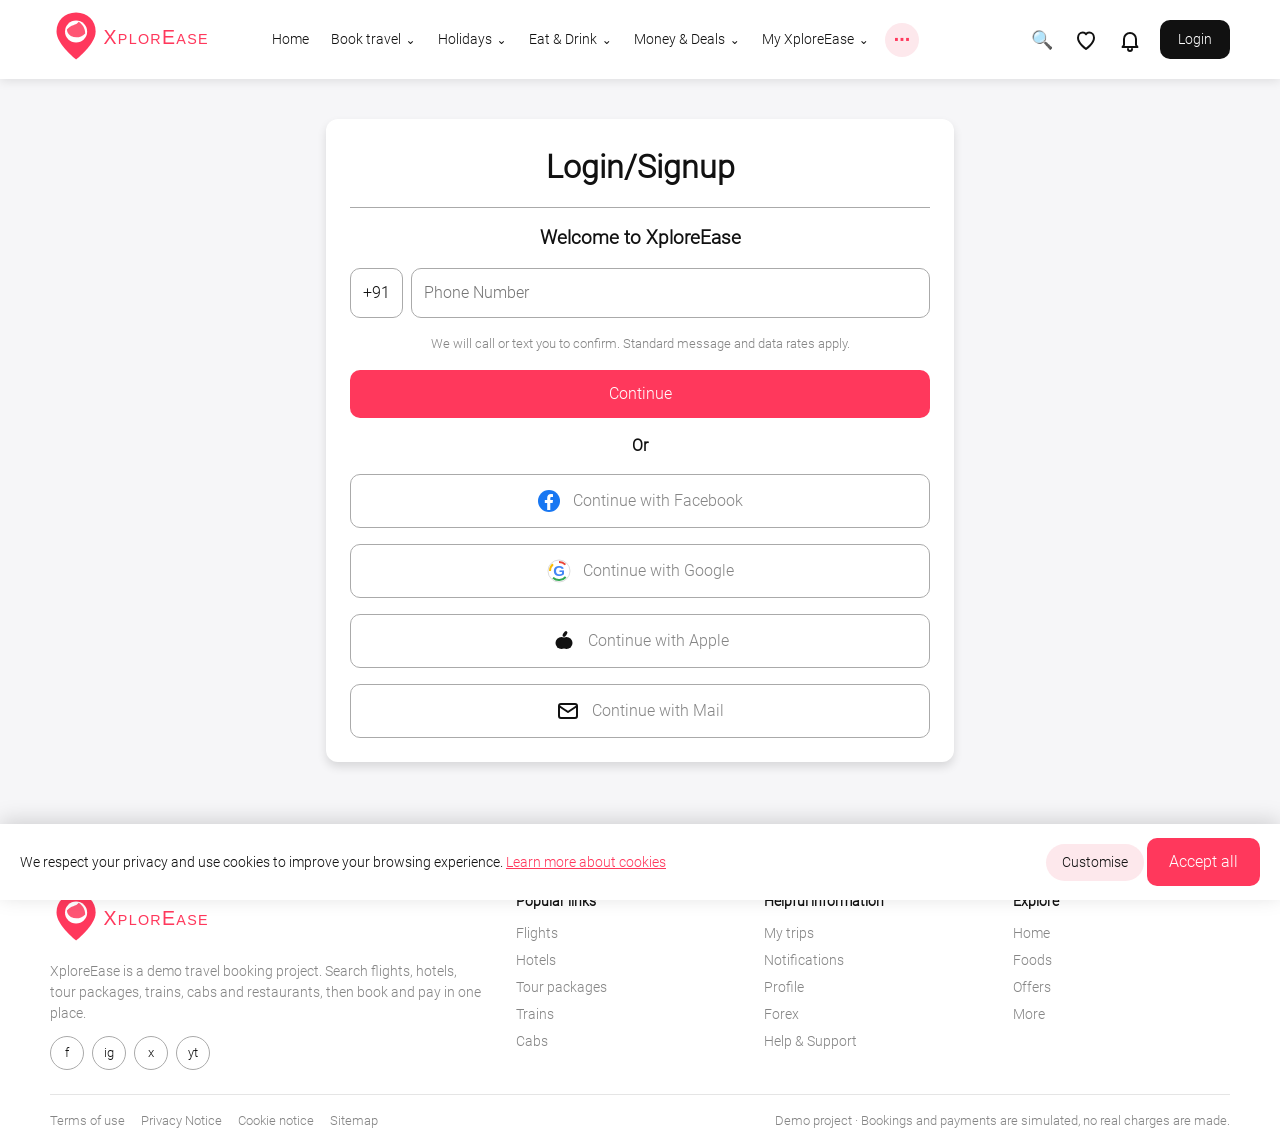
<file: Explore Ease/otp.html>
<!DOCTYPE html>
<html lang="en">
<head>
<meta charset="UTF-8">
<meta name="viewport" content="width=device-width, initial-scale=1.0">
<title>XploreEase - OTP</title>
<link rel="stylesheet" href="style.css">
</head>
<body data-page="otp">
<a class="skip" href="#main">Skip to content</a>
<header class="top">
  <div class="wrap bar">
    <a href="index.html"><img class="logo" src="img/logo.svg" alt="XploreEase"></a>
    <nav class="mnav" aria-label="Main">
      <a href="index.html">Home</a>
      <button type="button" class="dd" data-m="travel" aria-expanded="false">Book travel</button><button type="button" class="dd" data-m="holidays" aria-expanded="false">Holidays</button><button type="button" class="dd" data-m="eat" aria-expanded="false">Eat & Drink</button><button type="button" class="dd" data-m="money" aria-expanded="false">Money & Deals</button><button type="button" class="dd" data-m="account" aria-expanded="false">My XploreEase</button>
      <button type="button" class="dots" id="dots" aria-label="Open full menu">⋯</button>
    </nav>
    <div class="ricons">
      <button type="button" id="sbtn" aria-label="Search">🔍</button>
      <a href="trips.html" aria-label="My trips"><img src="img/heart.svg" alt=""></a>
      <a href="notifications.html" class="nb" aria-label="Notifications"><img src="img/bell.svg" alt=""><b id="nbadge" hidden></b></a>
      <a class="btn dark" id="acct" href="login.html">Login</a>
    </div>
  </div>
  <form id="sbar" class="wrap sbar" hidden><select id="sc" aria-label="Category"><option value="flights">Flights</option><option value="hotels">Hotels</option><option value="packages">Tour Packages</option><option value="trains">Trains</option><option value="cabs">Cabs</option><option value="foods">Foods</option></select><input id="sq" placeholder="Where to?" aria-label="Destination"><button class="btn">Search</button></form>
  <div class="mega" id="mega" hidden><div class="panel" id="m-travel" hidden><div class="wrap pg"><div class="links"><a href="flights.html"><b>Flights</b><small>Compare fares on popular routes</small></a><a href="hotels.html"><b>Hotels</b><small>Stays from budget to five-star</small></a><a href="trains.html"><b>Trains</b><small>Reserve seats on top routes</small></a><a href="cabs.html"><b>Cabs</b><small>Airport transfers and city rides</small></a></div><a class="feat" href="flights.html"><img src="img/card3.svg" alt=""><b>Plan your trip</b></a></div></div><div class="panel" id="m-holidays" hidden><div class="wrap pg"><div class="links"><a href="packages.html"><b>Tour packages</b><small>Curated trips with stays and sightseeing</small></a><a href="packages.html?q=dubai"><b>Dubai getaways</b><small>Skyline, desert and beaches</small></a><a href="packages.html?q=goa"><b>Beach escapes</b><small>Goa and Bali for every budget</small></a><a href="packages.html?q=kerala"><b>Kerala backwaters</b><small>Houseboats and hill stations</small></a><a href="packages.html?q=kashmir"><b>Kashmir</b><small>Valleys, lakes and snow</small></a><a href="packages.html?q=rajasthan"><b>Royal Rajasthan</b><small>Forts, palaces and deserts</small></a></div><a class="feat" href="packages.html"><img src="img/card2.svg" alt=""><b>Top collections</b></a></div></div><div class="panel" id="m-eat" hidden><div class="wrap pg"><div class="links"><a href="foods.html"><b>Foods</b><small>Reserve tables at great restaurants</small></a><a href="foods.html?q=chennai"><b>Chennai</b><small>Thalis, dosas and filter coffee</small></a><a href="foods.html?q=mumbai"><b>Mumbai</b><small>Seafood and street food</small></a><a href="foods.html?q=dubai"><b>Dubai</b><small>Lebanese platters and shawarma</small></a><a href="foods.html?q=delhi"><b>Delhi</b><small>Kebabs and biryani</small></a></div><a class="feat" href="foods.html"><img src="img/card1.svg" alt=""><b>Craft your experiences</b></a></div></div><div class="panel" id="m-money" hidden><div class="wrap pg"><div class="links"><a href="forex.html"><b>Forex</b><small>Buy foreign currency before you fly</small></a><a href="index.html#offers"><b>Offers</b><small>Use XPLORE10 for 10% off</small></a></div><a class="feat" href="forex.html"><img src="img/card3.svg" alt=""><b>Save on every booking</b></a></div></div><div class="panel" id="m-account" hidden><div class="wrap pg"><div class="links"><a href="trips.html"><b>My trips</b><small>See and cancel your bookings</small></a><a href="notifications.html"><b>Notifications</b><small>Booking and account updates</small></a><a href="profile.html"><b>Profile</b><small>Update your details</small></a><a href="mailto:support@xplorease.example"><b>Help & Support</b><small>Talk to our team</small></a></div><a class="feat" href="trips.html"><img src="img/card1.svg" alt=""><b>Your trips in one place</b></a></div></div></div>
</header>

<div class="menu" id="menu" hidden role="dialog" aria-label="Menu">
  <div class="wrap">
    <div class="mh"><h2>Menu</h2><button type="button" class="cl" id="mclose">close ✕</button></div>
    <div class="mb"><ul class="cats"><li><button type="button" data-m="travel">Book travel</button></li><li><button type="button" data-m="holidays">Holidays</button></li><li><button type="button" data-m="eat">Eat & Drink</button></li><li><button type="button" data-m="money">Money & Deals</button></li><li><button type="button" data-m="account">My XploreEase</button></li></ul><div id="mbody"></div></div>
  </div>
</div>

<main class="wrap" id="main">
<form class="card auth" id="of" novalidate>
  <h1>Login/Signup</h1><hr>
  <h3>Enter the code we have sent via SMS to your number +91 <span id="pn"></span></h3>
  <div class="otp">
    <input inputmode="numeric" maxlength="1" aria-label="OTP digit 1">
    <input inputmode="numeric" maxlength="1" aria-label="OTP digit 2">
    <input inputmode="numeric" maxlength="1" aria-label="OTP digit 3">
    <input inputmode="numeric" maxlength="1" aria-label="OTP digit 4">
  </div>
  <small id="rs">Resend code in 30s</small>
  <button class="btn full" type="submit">Continue</button>
</form>
</main>

<footer class="foot">
  <div class="wrap fg">
    <div><img class="logo" src="img/logo.svg" alt="XploreEase"><p>XploreEase is a demo travel booking project. Search flights, hotels, tour packages, trains, cabs and restaurants, then book and pay in one place.</p>
      <div class="soc2"><a href="#" aria-label="Facebook">f</a><a href="#" aria-label="Instagram">ig</a><a href="#" aria-label="X">x</a><a href="#" aria-label="YouTube">yt</a></div></div>
    <div><h4>Popular links</h4><a href="flights.html">Flights</a><a href="hotels.html">Hotels</a><a href="packages.html">Tour packages</a><a href="trains.html">Trains</a><a href="cabs.html">Cabs</a></div>
    <div><h4>Helpful information</h4><a href="trips.html">My trips</a><a href="notifications.html">Notifications</a><a href="profile.html">Profile</a><a href="forex.html">Forex</a><a href="mailto:support@xplorease.example">Help &amp; Support</a></div>
    <div><h4>Explore</h4><a href="index.html">Home</a><a href="foods.html">Foods</a><a href="index.html#offers">Offers</a><a href="more.html">More</a></div>
  </div>
  <div class="wrap legal"><span><a href="#">Terms of use</a><a href="#">Privacy Notice</a><a href="#">Cookie notice</a><a href="#">Sitemap</a></span><span>Demo project · Bookings and payments are simulated, no real charges are made.</span></div>
</footer>

<div class="cookie" id="cookie" hidden>
  <span>We respect your privacy and use cookies to improve your browsing experience. <a href="#">Learn more about cookies</a></span>
  <span><button type="button" class="cl" data-ck="custom">Customise</button> <button type="button" class="btn" data-ck="all">Accept all</button></span>
</div>
<div id="toast"></div>
<script src="script.js"></script>
</body>
</html>
</file>
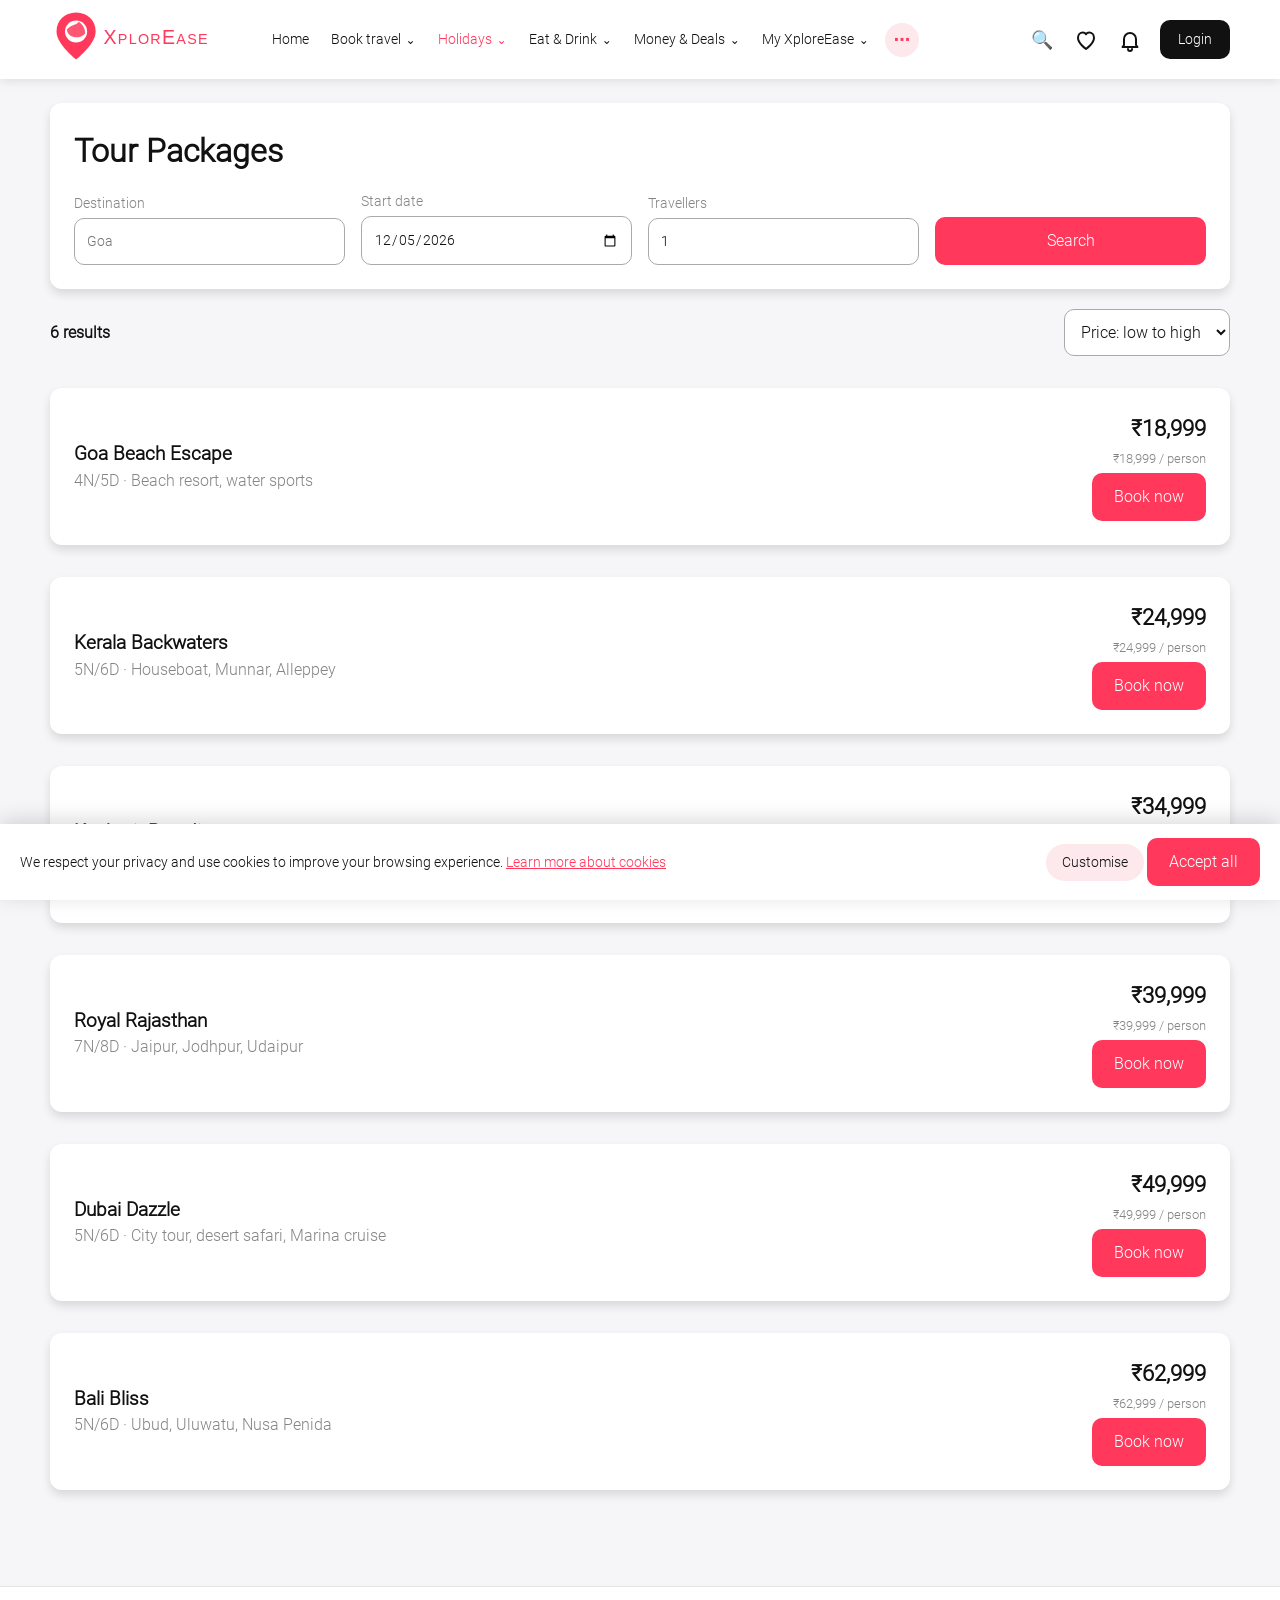
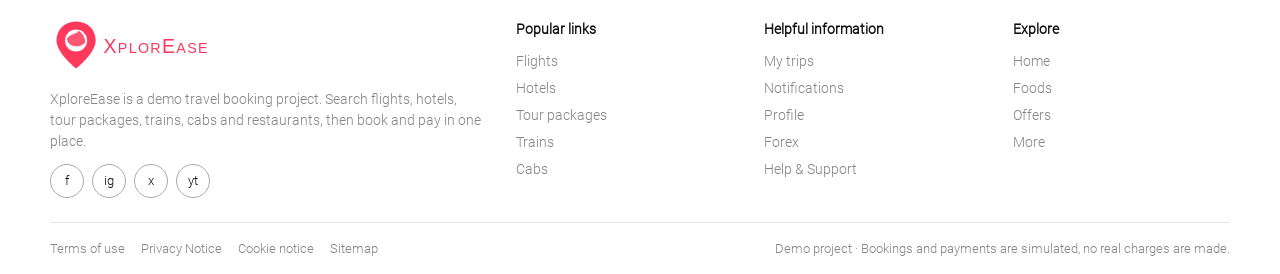
<file: Explore Ease/packages.html>
<!DOCTYPE html>
<html lang="en">
<head>
<meta charset="UTF-8">
<meta name="viewport" content="width=device-width, initial-scale=1.0">
<title>XploreEase - Tour Packages</title>
<link rel="stylesheet" href="style.css">
</head>
<body data-page="packages">
<a class="skip" href="#main">Skip to content</a>
<header class="top">
  <div class="wrap bar">
    <a href="index.html"><img class="logo" src="img/logo.svg" alt="XploreEase"></a>
    <nav class="mnav" aria-label="Main">
      <a href="index.html">Home</a>
      <button type="button" class="dd" data-m="travel" aria-expanded="false">Book travel</button><button type="button" class="dd on" data-m="holidays" aria-expanded="false">Holidays</button><button type="button" class="dd" data-m="eat" aria-expanded="false">Eat & Drink</button><button type="button" class="dd" data-m="money" aria-expanded="false">Money & Deals</button><button type="button" class="dd" data-m="account" aria-expanded="false">My XploreEase</button>
      <button type="button" class="dots" id="dots" aria-label="Open full menu">⋯</button>
    </nav>
    <div class="ricons">
      <button type="button" id="sbtn" aria-label="Search">🔍</button>
      <a href="trips.html" aria-label="My trips"><img src="img/heart.svg" alt=""></a>
      <a href="notifications.html" class="nb" aria-label="Notifications"><img src="img/bell.svg" alt=""><b id="nbadge" hidden></b></a>
      <a class="btn dark" id="acct" href="login.html">Login</a>
    </div>
  </div>
  <form id="sbar" class="wrap sbar" hidden><select id="sc" aria-label="Category"><option value="flights">Flights</option><option value="hotels">Hotels</option><option value="packages">Tour Packages</option><option value="trains">Trains</option><option value="cabs">Cabs</option><option value="foods">Foods</option></select><input id="sq" placeholder="Where to?" aria-label="Destination"><button class="btn">Search</button></form>
  <div class="mega" id="mega" hidden><div class="panel" id="m-travel" hidden><div class="wrap pg"><div class="links"><a href="flights.html"><b>Flights</b><small>Compare fares on popular routes</small></a><a href="hotels.html"><b>Hotels</b><small>Stays from budget to five-star</small></a><a href="trains.html"><b>Trains</b><small>Reserve seats on top routes</small></a><a href="cabs.html"><b>Cabs</b><small>Airport transfers and city rides</small></a></div><a class="feat" href="flights.html"><img src="img/card3.svg" alt=""><b>Plan your trip</b></a></div></div><div class="panel" id="m-holidays" hidden><div class="wrap pg"><div class="links"><a href="packages.html"><b>Tour packages</b><small>Curated trips with stays and sightseeing</small></a><a href="packages.html?q=dubai"><b>Dubai getaways</b><small>Skyline, desert and beaches</small></a><a href="packages.html?q=goa"><b>Beach escapes</b><small>Goa and Bali for every budget</small></a><a href="packages.html?q=kerala"><b>Kerala backwaters</b><small>Houseboats and hill stations</small></a><a href="packages.html?q=kashmir"><b>Kashmir</b><small>Valleys, lakes and snow</small></a><a href="packages.html?q=rajasthan"><b>Royal Rajasthan</b><small>Forts, palaces and deserts</small></a></div><a class="feat" href="packages.html"><img src="img/card2.svg" alt=""><b>Top collections</b></a></div></div><div class="panel" id="m-eat" hidden><div class="wrap pg"><div class="links"><a href="foods.html"><b>Foods</b><small>Reserve tables at great restaurants</small></a><a href="foods.html?q=chennai"><b>Chennai</b><small>Thalis, dosas and filter coffee</small></a><a href="foods.html?q=mumbai"><b>Mumbai</b><small>Seafood and street food</small></a><a href="foods.html?q=dubai"><b>Dubai</b><small>Lebanese platters and shawarma</small></a><a href="foods.html?q=delhi"><b>Delhi</b><small>Kebabs and biryani</small></a></div><a class="feat" href="foods.html"><img src="img/card1.svg" alt=""><b>Craft your experiences</b></a></div></div><div class="panel" id="m-money" hidden><div class="wrap pg"><div class="links"><a href="forex.html"><b>Forex</b><small>Buy foreign currency before you fly</small></a><a href="index.html#offers"><b>Offers</b><small>Use XPLORE10 for 10% off</small></a></div><a class="feat" href="forex.html"><img src="img/card3.svg" alt=""><b>Save on every booking</b></a></div></div><div class="panel" id="m-account" hidden><div class="wrap pg"><div class="links"><a href="trips.html"><b>My trips</b><small>See and cancel your bookings</small></a><a href="notifications.html"><b>Notifications</b><small>Booking and account updates</small></a><a href="profile.html"><b>Profile</b><small>Update your details</small></a><a href="mailto:support@xplorease.example"><b>Help & Support</b><small>Talk to our team</small></a></div><a class="feat" href="trips.html"><img src="img/card1.svg" alt=""><b>Your trips in one place</b></a></div></div></div>
</header>

<div class="menu" id="menu" hidden role="dialog" aria-label="Menu">
  <div class="wrap">
    <div class="mh"><h2>Menu</h2><button type="button" class="cl" id="mclose">close ✕</button></div>
    <div class="mb"><ul class="cats"><li><button type="button" data-m="travel">Book travel</button></li><li><button type="button" data-m="holidays">Holidays</button></li><li><button type="button" data-m="eat">Eat & Drink</button></li><li><button type="button" data-m="money">Money & Deals</button></li><li><button type="button" data-m="account">My XploreEase</button></li></ul><div id="mbody"></div></div>
  </div>
</div>

<main class="wrap" id="main">
<section class="card">
  <h1>Tour Packages</h1>
  <form id="sf" class="f">
    <label>Destination<input type="text" name="dest" placeholder="Goa"></label>
    <label>Start date<input type="date" name="date"></label>
    <label>Travellers<input type="number" name="n" min="1" max="9" value="1"></label>
    <button class="btn" type="submit">Search</button>
  </form>
</section>
<div class="rh"><b id="cnt"></b><select id="sort" aria-label="Sort"><option value="asc">Price: low to high</option><option value="desc">Price: high to low</option></select></div>
<div id="res">
  <article class="card res" data-kw="kerala" data-price="24999" data-title="Kerala Backwaters" data-sub="5N/6D · Houseboat, Munnar, Alleppey">
    <div><h3>Kerala Backwaters</h3><p>5N/6D · Houseboat, Munnar, Alleppey</p></div>
    <div class="buy"><strong class="tot">₹24,999</strong><small>₹24,999 / person<span class="mult"></span></small><button class="btn book" type="button">Book now</button></div>
  </article>
  <article class="card res" data-kw="goa" data-price="18999" data-title="Goa Beach Escape" data-sub="4N/5D · Beach resort, water sports">
    <div><h3>Goa Beach Escape</h3><p>4N/5D · Beach resort, water sports</p></div>
    <div class="buy"><strong class="tot">₹18,999</strong><small>₹18,999 / person<span class="mult"></span></small><button class="btn book" type="button">Book now</button></div>
  </article>
  <article class="card res" data-kw="dubai" data-price="49999" data-title="Dubai Dazzle" data-sub="5N/6D · City tour, desert safari, Marina cruise">
    <div><h3>Dubai Dazzle</h3><p>5N/6D · City tour, desert safari, Marina cruise</p></div>
    <div class="buy"><strong class="tot">₹49,999</strong><small>₹49,999 / person<span class="mult"></span></small><button class="btn book" type="button">Book now</button></div>
  </article>
  <article class="card res" data-kw="kashmir" data-price="34999" data-title="Kashmir Paradise" data-sub="6N/7D · Srinagar, Gulmarg, Pahalgam">
    <div><h3>Kashmir Paradise</h3><p>6N/7D · Srinagar, Gulmarg, Pahalgam</p></div>
    <div class="buy"><strong class="tot">₹34,999</strong><small>₹34,999 / person<span class="mult"></span></small><button class="btn book" type="button">Book now</button></div>
  </article>
  <article class="card res" data-kw="bali" data-price="62999" data-title="Bali Bliss" data-sub="5N/6D · Ubud, Uluwatu, Nusa Penida">
    <div><h3>Bali Bliss</h3><p>5N/6D · Ubud, Uluwatu, Nusa Penida</p></div>
    <div class="buy"><strong class="tot">₹62,999</strong><small>₹62,999 / person<span class="mult"></span></small><button class="btn book" type="button">Book now</button></div>
  </article>
  <article class="card res" data-kw="rajasthan" data-price="39999" data-title="Royal Rajasthan" data-sub="7N/8D · Jaipur, Jodhpur, Udaipur">
    <div><h3>Royal Rajasthan</h3><p>7N/8D · Jaipur, Jodhpur, Udaipur</p></div>
    <div class="buy"><strong class="tot">₹39,999</strong><small>₹39,999 / person<span class="mult"></span></small><button class="btn book" type="button">Book now</button></div>
  </article>
</div>
<div class="card" id="none" hidden>No results found. Try another city.</div>
</main>

<footer class="foot">
  <div class="wrap fg">
    <div><img class="logo" src="img/logo.svg" alt="XploreEase"><p>XploreEase is a demo travel booking project. Search flights, hotels, tour packages, trains, cabs and restaurants, then book and pay in one place.</p>
      <div class="soc2"><a href="#" aria-label="Facebook">f</a><a href="#" aria-label="Instagram">ig</a><a href="#" aria-label="X">x</a><a href="#" aria-label="YouTube">yt</a></div></div>
    <div><h4>Popular links</h4><a href="flights.html">Flights</a><a href="hotels.html">Hotels</a><a href="packages.html">Tour packages</a><a href="trains.html">Trains</a><a href="cabs.html">Cabs</a></div>
    <div><h4>Helpful information</h4><a href="trips.html">My trips</a><a href="notifications.html">Notifications</a><a href="profile.html">Profile</a><a href="forex.html">Forex</a><a href="mailto:support@xplorease.example">Help &amp; Support</a></div>
    <div><h4>Explore</h4><a href="index.html">Home</a><a href="foods.html">Foods</a><a href="index.html#offers">Offers</a><a href="more.html">More</a></div>
  </div>
  <div class="wrap legal"><span><a href="#">Terms of use</a><a href="#">Privacy Notice</a><a href="#">Cookie notice</a><a href="#">Sitemap</a></span><span>Demo project · Bookings and payments are simulated, no real charges are made.</span></div>
</footer>

<div class="cookie" id="cookie" hidden>
  <span>We respect your privacy and use cookies to improve your browsing experience. <a href="#">Learn more about cookies</a></span>
  <span><button type="button" class="cl" data-ck="custom">Customise</button> <button type="button" class="btn" data-ck="all">Accept all</button></span>
</div>
<div id="toast"></div>
<script src="script.js"></script>
</body>
</html>
</file>
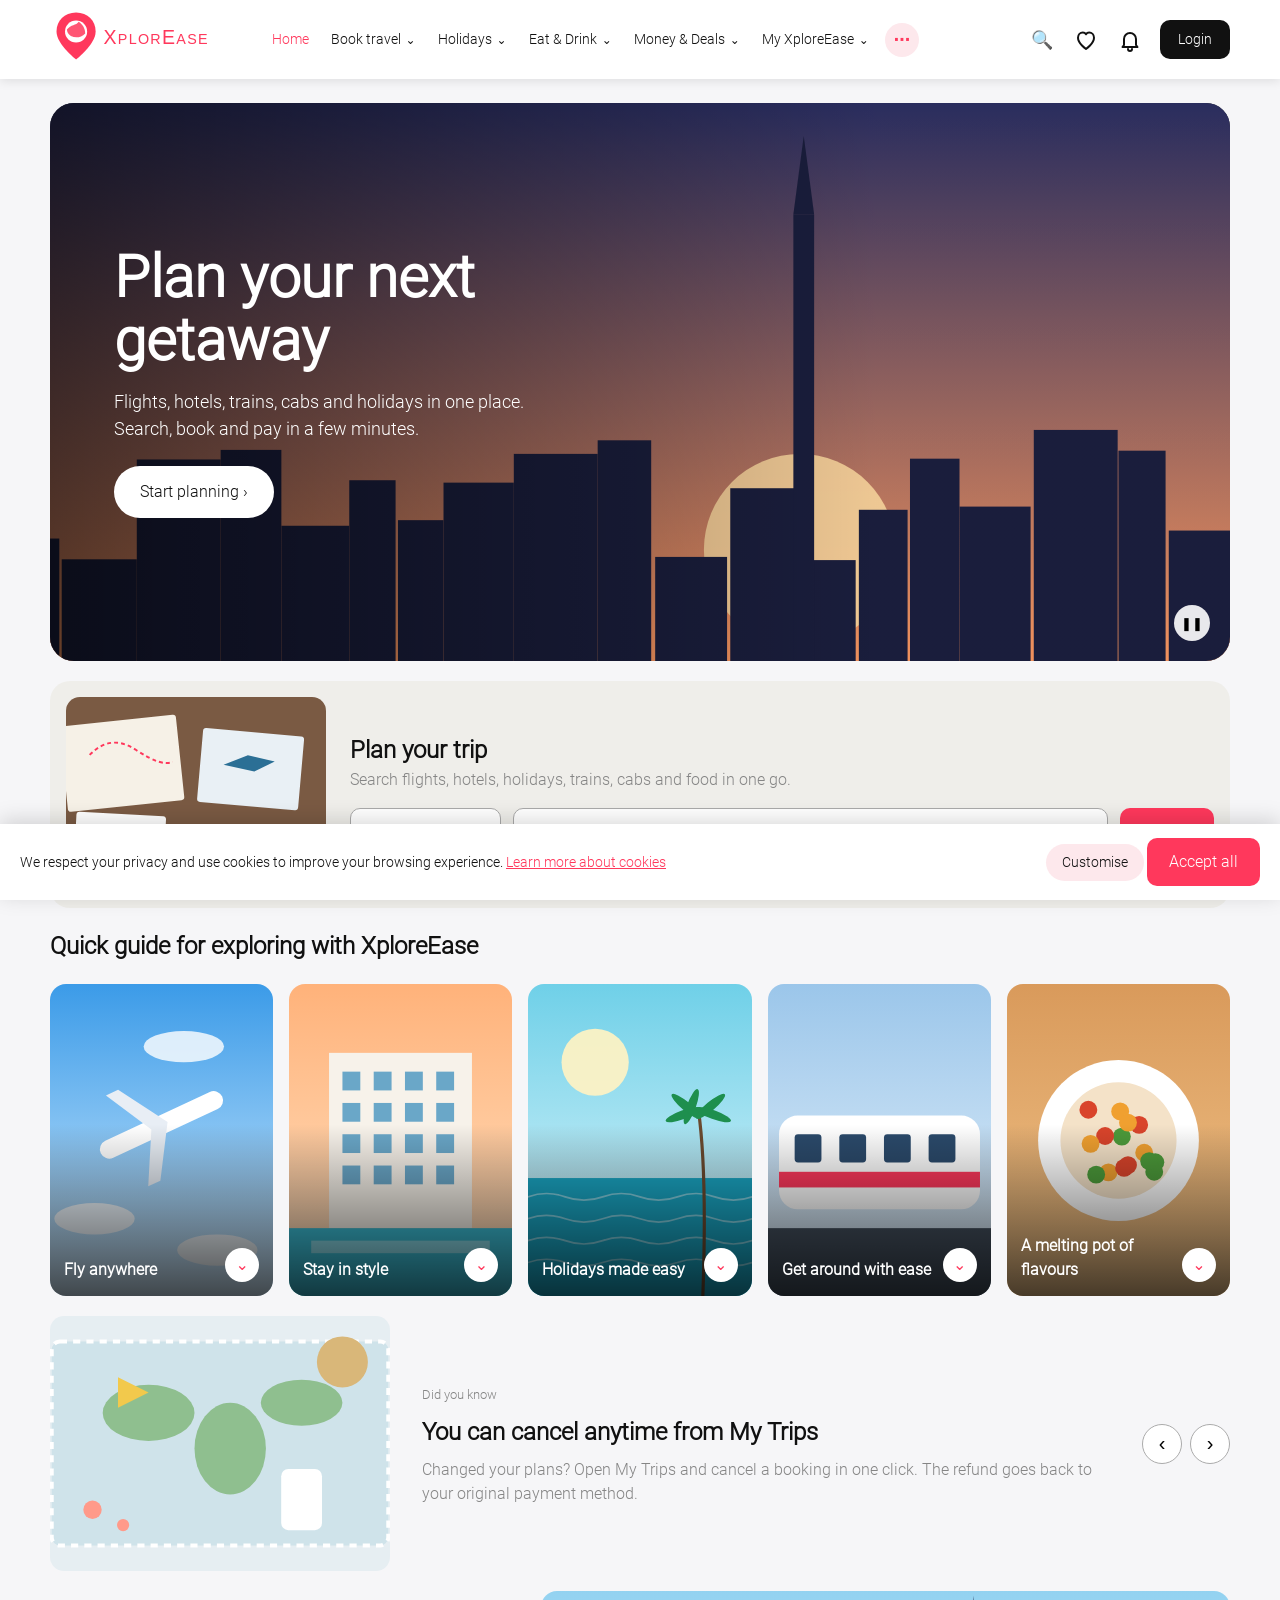
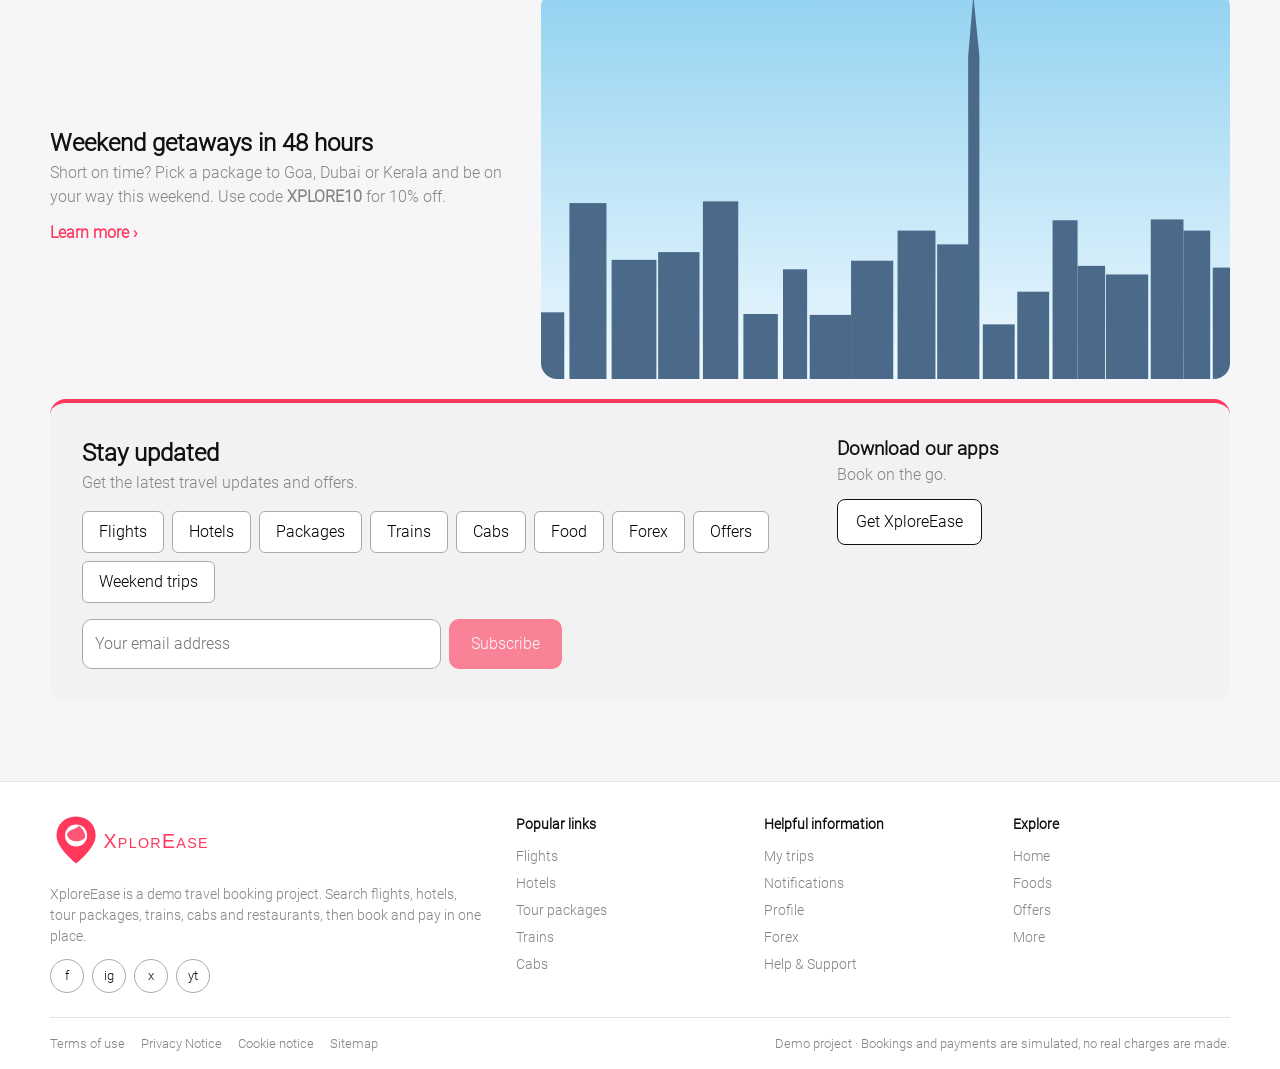
<file: Explore Ease/payments.html>
<!DOCTYPE html>
<html lang="en">
<head>
<meta charset="UTF-8">
<meta name="viewport" content="width=device-width, initial-scale=1.0">
<title>XploreEase - Payment</title>
<link rel="stylesheet" href="style.css">
</head>
<body data-page="payments">
<a class="skip" href="#main">Skip to content</a>
<header class="top">
  <div class="wrap bar">
    <a href="index.html"><img class="logo" src="img/logo.svg" alt="XploreEase"></a>
    <nav class="mnav" aria-label="Main">
      <a href="index.html">Home</a>
      <button type="button" class="dd" data-m="travel" aria-expanded="false">Book travel</button><button type="button" class="dd" data-m="holidays" aria-expanded="false">Holidays</button><button type="button" class="dd" data-m="eat" aria-expanded="false">Eat & Drink</button><button type="button" class="dd" data-m="money" aria-expanded="false">Money & Deals</button><button type="button" class="dd" data-m="account" aria-expanded="false">My XploreEase</button>
      <button type="button" class="dots" id="dots" aria-label="Open full menu">⋯</button>
    </nav>
    <div class="ricons">
      <button type="button" id="sbtn" aria-label="Search">🔍</button>
      <a href="trips.html" aria-label="My trips"><img src="img/heart.svg" alt=""></a>
      <a href="notifications.html" class="nb" aria-label="Notifications"><img src="img/bell.svg" alt=""><b id="nbadge" hidden></b></a>
      <a class="btn dark" id="acct" href="login.html">Login</a>
    </div>
  </div>
  <form id="sbar" class="wrap sbar" hidden><select id="sc" aria-label="Category"><option value="flights">Flights</option><option value="hotels">Hotels</option><option value="packages">Tour Packages</option><option value="trains">Trains</option><option value="cabs">Cabs</option><option value="foods">Foods</option></select><input id="sq" placeholder="Where to?" aria-label="Destination"><button class="btn">Search</button></form>
  <div class="mega" id="mega" hidden><div class="panel" id="m-travel" hidden><div class="wrap pg"><div class="links"><a href="flights.html"><b>Flights</b><small>Compare fares on popular routes</small></a><a href="hotels.html"><b>Hotels</b><small>Stays from budget to five-star</small></a><a href="trains.html"><b>Trains</b><small>Reserve seats on top routes</small></a><a href="cabs.html"><b>Cabs</b><small>Airport transfers and city rides</small></a></div><a class="feat" href="flights.html"><img src="img/card3.svg" alt=""><b>Plan your trip</b></a></div></div><div class="panel" id="m-holidays" hidden><div class="wrap pg"><div class="links"><a href="packages.html"><b>Tour packages</b><small>Curated trips with stays and sightseeing</small></a><a href="packages.html?q=dubai"><b>Dubai getaways</b><small>Skyline, desert and beaches</small></a><a href="packages.html?q=goa"><b>Beach escapes</b><small>Goa and Bali for every budget</small></a><a href="packages.html?q=kerala"><b>Kerala backwaters</b><small>Houseboats and hill stations</small></a><a href="packages.html?q=kashmir"><b>Kashmir</b><small>Valleys, lakes and snow</small></a><a href="packages.html?q=rajasthan"><b>Royal Rajasthan</b><small>Forts, palaces and deserts</small></a></div><a class="feat" href="packages.html"><img src="img/card2.svg" alt=""><b>Top collections</b></a></div></div><div class="panel" id="m-eat" hidden><div class="wrap pg"><div class="links"><a href="foods.html"><b>Foods</b><small>Reserve tables at great restaurants</small></a><a href="foods.html?q=chennai"><b>Chennai</b><small>Thalis, dosas and filter coffee</small></a><a href="foods.html?q=mumbai"><b>Mumbai</b><small>Seafood and street food</small></a><a href="foods.html?q=dubai"><b>Dubai</b><small>Lebanese platters and shawarma</small></a><a href="foods.html?q=delhi"><b>Delhi</b><small>Kebabs and biryani</small></a></div><a class="feat" href="foods.html"><img src="img/card1.svg" alt=""><b>Craft your experiences</b></a></div></div><div class="panel" id="m-money" hidden><div class="wrap pg"><div class="links"><a href="forex.html"><b>Forex</b><small>Buy foreign currency before you fly</small></a><a href="index.html#offers"><b>Offers</b><small>Use XPLORE10 for 10% off</small></a></div><a class="feat" href="forex.html"><img src="img/card3.svg" alt=""><b>Save on every booking</b></a></div></div><div class="panel" id="m-account" hidden><div class="wrap pg"><div class="links"><a href="trips.html"><b>My trips</b><small>See and cancel your bookings</small></a><a href="notifications.html"><b>Notifications</b><small>Booking and account updates</small></a><a href="profile.html"><b>Profile</b><small>Update your details</small></a><a href="mailto:support@xplorease.example"><b>Help & Support</b><small>Talk to our team</small></a></div><a class="feat" href="trips.html"><img src="img/card1.svg" alt=""><b>Your trips in one place</b></a></div></div></div>
</header>

<div class="menu" id="menu" hidden role="dialog" aria-label="Menu">
  <div class="wrap">
    <div class="mh"><h2>Menu</h2><button type="button" class="cl" id="mclose">close ✕</button></div>
    <div class="mb"><ul class="cats"><li><button type="button" data-m="travel">Book travel</button></li><li><button type="button" data-m="holidays">Holidays</button></li><li><button type="button" data-m="eat">Eat & Drink</button></li><li><button type="button" data-m="money">Money & Deals</button></li><li><button type="button" data-m="account">My XploreEase</button></li></ul><div id="mbody"></div></div>
  </div>
</div>

<main class="wrap" id="main">
<section id="checkout">
  <h1>Payment</h1>
  <div class="pay">
    <section class="card">
      <b>Choose payment method</b>
      <div class="mt"><button type="button" data-m="upi" class="on">UPI</button><button type="button" data-m="card">Card</button><button type="button" data-m="bank">Netbanking</button></div>
      <div class="mp on" id="p-upi"><label>UPI ID<input id="upi" placeholder="name@bank" autocomplete="off"></label></div>
      <div class="mp" id="p-card">
        <label>Card number<input id="cn" inputmode="numeric" placeholder="1234 5678 9012 3456" autocomplete="cc-number"></label>
        <label>Name on card<input id="cname" autocomplete="cc-name"></label>
        <div class="two"><label>Expiry<input id="ce" placeholder="MM/YY" maxlength="5" autocomplete="cc-exp"></label><label>CVV<input id="cv" type="password" inputmode="numeric" maxlength="4" autocomplete="cc-csc"></label></div>
      </div>
      <div class="mp" id="p-bank"><label>Select bank<select id="bank"><option value="">Choose…</option><option>HDFC Bank</option><option>ICICI Bank</option><option>State Bank of India</option><option>Axis Bank</option><option>Emirates NBD</option></select></label></div>
      <button class="btn full" id="pay" type="button" style="margin-top:1rem">Pay</button>
      <small>Card details are never saved. This is a demo checkout, so no money is charged.</small>
    </section>
    <aside class="card">
      <h3 id="pt"></h3><p id="ps"></p>
      <div class="cp"><input id="cc" placeholder="Coupon code" aria-label="Coupon code"><button class="btn ghost" id="ca" type="button">Apply</button></div>
      <div id="sum"></div>
    </aside>
  </div>
</section>
<section class="card auth ok" id="done" hidden>
  <div class="tick">✅</div><h1>Payment successful</h1>
  <p>Booking ID <b id="rid"></b></p><h3 id="rt"></h3><p id="rsub"></p>
  <div class="row t" style="width:100%"><span id="rm"></span><span id="ra"></span></div>
  <a class="btn full" href="trips.html">View my trips</a><a class="btn ghost full" href="index.html">Book more</a>
</section>
</main>

<footer class="foot">
  <div class="wrap fg">
    <div><img class="logo" src="img/logo.svg" alt="XploreEase"><p>XploreEase is a demo travel booking project. Search flights, hotels, tour packages, trains, cabs and restaurants, then book and pay in one place.</p>
      <div class="soc2"><a href="#" aria-label="Facebook">f</a><a href="#" aria-label="Instagram">ig</a><a href="#" aria-label="X">x</a><a href="#" aria-label="YouTube">yt</a></div></div>
    <div><h4>Popular links</h4><a href="flights.html">Flights</a><a href="hotels.html">Hotels</a><a href="packages.html">Tour packages</a><a href="trains.html">Trains</a><a href="cabs.html">Cabs</a></div>
    <div><h4>Helpful information</h4><a href="trips.html">My trips</a><a href="notifications.html">Notifications</a><a href="profile.html">Profile</a><a href="forex.html">Forex</a><a href="mailto:support@xplorease.example">Help &amp; Support</a></div>
    <div><h4>Explore</h4><a href="index.html">Home</a><a href="foods.html">Foods</a><a href="index.html#offers">Offers</a><a href="more.html">More</a></div>
  </div>
  <div class="wrap legal"><span><a href="#">Terms of use</a><a href="#">Privacy Notice</a><a href="#">Cookie notice</a><a href="#">Sitemap</a></span><span>Demo project · Bookings and payments are simulated, no real charges are made.</span></div>
</footer>

<div class="cookie" id="cookie" hidden>
  <span>We respect your privacy and use cookies to improve your browsing experience. <a href="#">Learn more about cookies</a></span>
  <span><button type="button" class="cl" data-ck="custom">Customise</button> <button type="button" class="btn" data-ck="all">Accept all</button></span>
</div>
<div id="toast"></div>
<script src="script.js"></script>
</body>
</html>
</file>
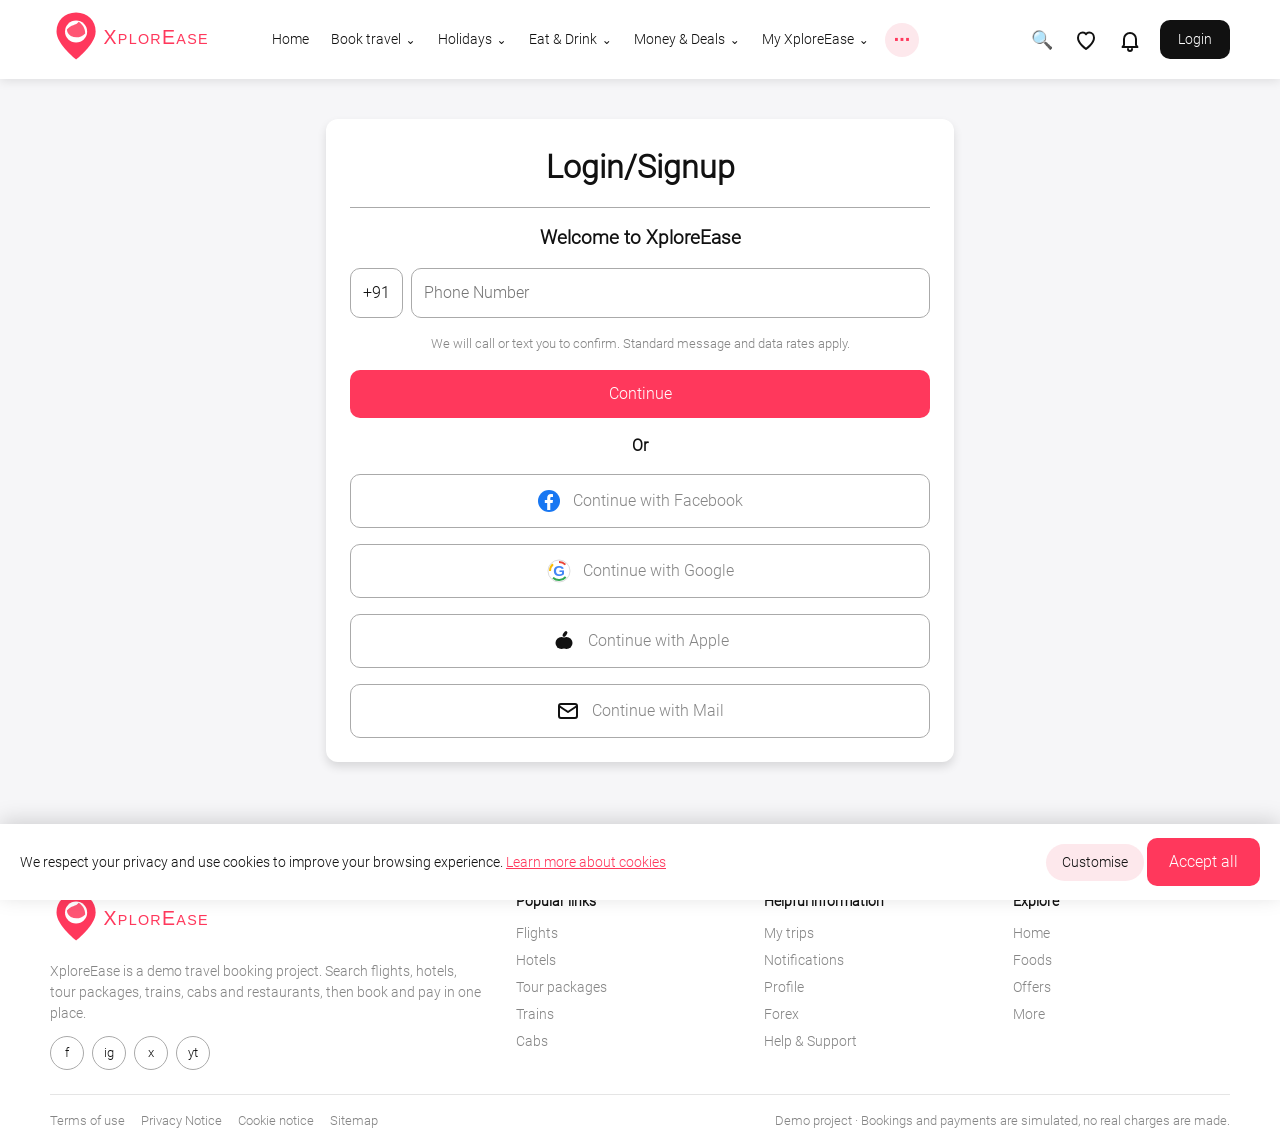
<file: Explore Ease/profile.html>
<!DOCTYPE html>
<html lang="en">
<head>
<meta charset="UTF-8">
<meta name="viewport" content="width=device-width, initial-scale=1.0">
<title>XploreEase - Profile</title>
<link rel="stylesheet" href="style.css">
</head>
<body data-page="profile">
<a class="skip" href="#main">Skip to content</a>
<header class="top">
  <div class="wrap bar">
    <a href="index.html"><img class="logo" src="img/logo.svg" alt="XploreEase"></a>
    <nav class="mnav" aria-label="Main">
      <a href="index.html">Home</a>
      <button type="button" class="dd" data-m="travel" aria-expanded="false">Book travel</button><button type="button" class="dd" data-m="holidays" aria-expanded="false">Holidays</button><button type="button" class="dd" data-m="eat" aria-expanded="false">Eat & Drink</button><button type="button" class="dd" data-m="money" aria-expanded="false">Money & Deals</button><button type="button" class="dd on" data-m="account" aria-expanded="false">My XploreEase</button>
      <button type="button" class="dots" id="dots" aria-label="Open full menu">⋯</button>
    </nav>
    <div class="ricons">
      <button type="button" id="sbtn" aria-label="Search">🔍</button>
      <a href="trips.html" aria-label="My trips"><img src="img/heart.svg" alt=""></a>
      <a href="notifications.html" class="nb" aria-label="Notifications"><img src="img/bell.svg" alt=""><b id="nbadge" hidden></b></a>
      <a class="btn dark" id="acct" href="login.html">Login</a>
    </div>
  </div>
  <form id="sbar" class="wrap sbar" hidden><select id="sc" aria-label="Category"><option value="flights">Flights</option><option value="hotels">Hotels</option><option value="packages">Tour Packages</option><option value="trains">Trains</option><option value="cabs">Cabs</option><option value="foods">Foods</option></select><input id="sq" placeholder="Where to?" aria-label="Destination"><button class="btn">Search</button></form>
  <div class="mega" id="mega" hidden><div class="panel" id="m-travel" hidden><div class="wrap pg"><div class="links"><a href="flights.html"><b>Flights</b><small>Compare fares on popular routes</small></a><a href="hotels.html"><b>Hotels</b><small>Stays from budget to five-star</small></a><a href="trains.html"><b>Trains</b><small>Reserve seats on top routes</small></a><a href="cabs.html"><b>Cabs</b><small>Airport transfers and city rides</small></a></div><a class="feat" href="flights.html"><img src="img/card3.svg" alt=""><b>Plan your trip</b></a></div></div><div class="panel" id="m-holidays" hidden><div class="wrap pg"><div class="links"><a href="packages.html"><b>Tour packages</b><small>Curated trips with stays and sightseeing</small></a><a href="packages.html?q=dubai"><b>Dubai getaways</b><small>Skyline, desert and beaches</small></a><a href="packages.html?q=goa"><b>Beach escapes</b><small>Goa and Bali for every budget</small></a><a href="packages.html?q=kerala"><b>Kerala backwaters</b><small>Houseboats and hill stations</small></a><a href="packages.html?q=kashmir"><b>Kashmir</b><small>Valleys, lakes and snow</small></a><a href="packages.html?q=rajasthan"><b>Royal Rajasthan</b><small>Forts, palaces and deserts</small></a></div><a class="feat" href="packages.html"><img src="img/card2.svg" alt=""><b>Top collections</b></a></div></div><div class="panel" id="m-eat" hidden><div class="wrap pg"><div class="links"><a href="foods.html"><b>Foods</b><small>Reserve tables at great restaurants</small></a><a href="foods.html?q=chennai"><b>Chennai</b><small>Thalis, dosas and filter coffee</small></a><a href="foods.html?q=mumbai"><b>Mumbai</b><small>Seafood and street food</small></a><a href="foods.html?q=dubai"><b>Dubai</b><small>Lebanese platters and shawarma</small></a><a href="foods.html?q=delhi"><b>Delhi</b><small>Kebabs and biryani</small></a></div><a class="feat" href="foods.html"><img src="img/card1.svg" alt=""><b>Craft your experiences</b></a></div></div><div class="panel" id="m-money" hidden><div class="wrap pg"><div class="links"><a href="forex.html"><b>Forex</b><small>Buy foreign currency before you fly</small></a><a href="index.html#offers"><b>Offers</b><small>Use XPLORE10 for 10% off</small></a></div><a class="feat" href="forex.html"><img src="img/card3.svg" alt=""><b>Save on every booking</b></a></div></div><div class="panel" id="m-account" hidden><div class="wrap pg"><div class="links"><a href="trips.html"><b>My trips</b><small>See and cancel your bookings</small></a><a href="notifications.html"><b>Notifications</b><small>Booking and account updates</small></a><a href="profile.html"><b>Profile</b><small>Update your details</small></a><a href="mailto:support@xplorease.example"><b>Help & Support</b><small>Talk to our team</small></a></div><a class="feat" href="trips.html"><img src="img/card1.svg" alt=""><b>Your trips in one place</b></a></div></div></div>
</header>

<div class="menu" id="menu" hidden role="dialog" aria-label="Menu">
  <div class="wrap">
    <div class="mh"><h2>Menu</h2><button type="button" class="cl" id="mclose">close ✕</button></div>
    <div class="mb"><ul class="cats"><li><button type="button" data-m="travel">Book travel</button></li><li><button type="button" data-m="holidays">Holidays</button></li><li><button type="button" data-m="eat">Eat & Drink</button></li><li><button type="button" data-m="money">Money & Deals</button></li><li><button type="button" data-m="account">My XploreEase</button></li></ul><div id="mbody"></div></div>
  </div>
</div>

<main class="wrap" id="main">
<form class="card auth" id="pf" novalidate>
  <h1>Complete your profile</h1><hr>
  <label>Name<input name="name" autocomplete="name"></label>
  <label>Date of birth<input name="dob" type="date"></label>
  <label>Email<input name="email" type="email" autocomplete="email"></label>
  <label class="chk"><input type="checkbox" name="rem" checked> Remember Login Information</label>
  <small>By clicking <span class="pk">continue</span>, you agree to <span class="pk">terms and conditions</span> of XploreEase</small>
  <button class="btn full" type="submit">Agree and Continue</button>
  <button class="btn ghost full" type="button" id="lo">Log out</button>
</form>
</main>

<footer class="foot">
  <div class="wrap fg">
    <div><img class="logo" src="img/logo.svg" alt="XploreEase"><p>XploreEase is a demo travel booking project. Search flights, hotels, tour packages, trains, cabs and restaurants, then book and pay in one place.</p>
      <div class="soc2"><a href="#" aria-label="Facebook">f</a><a href="#" aria-label="Instagram">ig</a><a href="#" aria-label="X">x</a><a href="#" aria-label="YouTube">yt</a></div></div>
    <div><h4>Popular links</h4><a href="flights.html">Flights</a><a href="hotels.html">Hotels</a><a href="packages.html">Tour packages</a><a href="trains.html">Trains</a><a href="cabs.html">Cabs</a></div>
    <div><h4>Helpful information</h4><a href="trips.html">My trips</a><a href="notifications.html">Notifications</a><a href="profile.html">Profile</a><a href="forex.html">Forex</a><a href="mailto:support@xplorease.example">Help &amp; Support</a></div>
    <div><h4>Explore</h4><a href="index.html">Home</a><a href="foods.html">Foods</a><a href="index.html#offers">Offers</a><a href="more.html">More</a></div>
  </div>
  <div class="wrap legal"><span><a href="#">Terms of use</a><a href="#">Privacy Notice</a><a href="#">Cookie notice</a><a href="#">Sitemap</a></span><span>Demo project · Bookings and payments are simulated, no real charges are made.</span></div>
</footer>

<div class="cookie" id="cookie" hidden>
  <span>We respect your privacy and use cookies to improve your browsing experience. <a href="#">Learn more about cookies</a></span>
  <span><button type="button" class="cl" data-ck="custom">Customise</button> <button type="button" class="btn" data-ck="all">Accept all</button></span>
</div>
<div id="toast"></div>
<script src="script.js"></script>
</body>
</html>
</file>
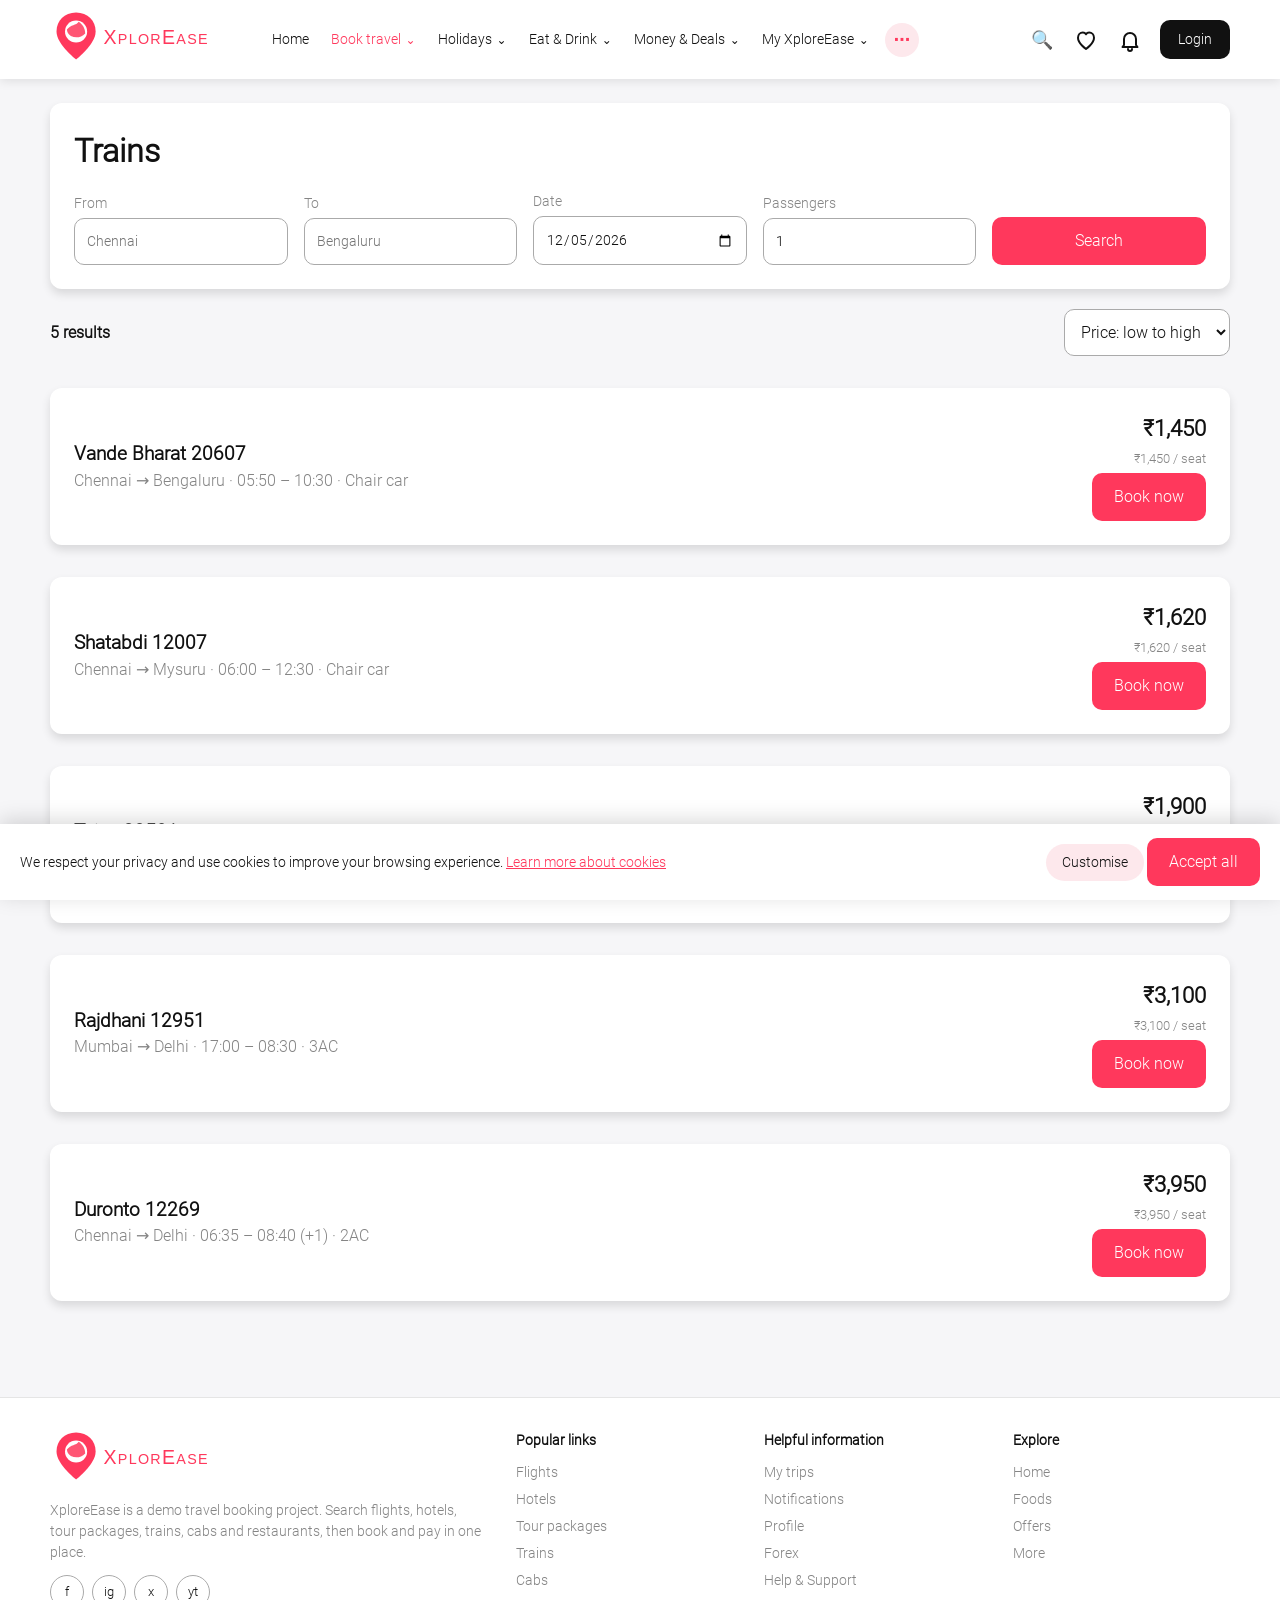
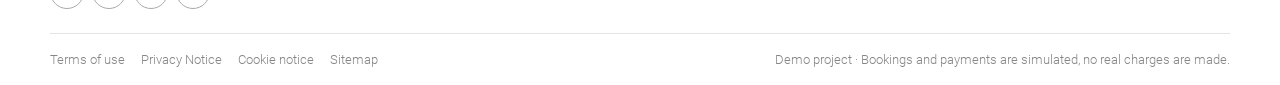
<file: Explore Ease/trains.html>
<!DOCTYPE html>
<html lang="en">
<head>
<meta charset="UTF-8">
<meta name="viewport" content="width=device-width, initial-scale=1.0">
<title>XploreEase - Trains</title>
<link rel="stylesheet" href="style.css">
</head>
<body data-page="trains">
<a class="skip" href="#main">Skip to content</a>
<header class="top">
  <div class="wrap bar">
    <a href="index.html"><img class="logo" src="img/logo.svg" alt="XploreEase"></a>
    <nav class="mnav" aria-label="Main">
      <a href="index.html">Home</a>
      <button type="button" class="dd on" data-m="travel" aria-expanded="false">Book travel</button><button type="button" class="dd" data-m="holidays" aria-expanded="false">Holidays</button><button type="button" class="dd" data-m="eat" aria-expanded="false">Eat & Drink</button><button type="button" class="dd" data-m="money" aria-expanded="false">Money & Deals</button><button type="button" class="dd" data-m="account" aria-expanded="false">My XploreEase</button>
      <button type="button" class="dots" id="dots" aria-label="Open full menu">⋯</button>
    </nav>
    <div class="ricons">
      <button type="button" id="sbtn" aria-label="Search">🔍</button>
      <a href="trips.html" aria-label="My trips"><img src="img/heart.svg" alt=""></a>
      <a href="notifications.html" class="nb" aria-label="Notifications"><img src="img/bell.svg" alt=""><b id="nbadge" hidden></b></a>
      <a class="btn dark" id="acct" href="login.html">Login</a>
    </div>
  </div>
  <form id="sbar" class="wrap sbar" hidden><select id="sc" aria-label="Category"><option value="flights">Flights</option><option value="hotels">Hotels</option><option value="packages">Tour Packages</option><option value="trains">Trains</option><option value="cabs">Cabs</option><option value="foods">Foods</option></select><input id="sq" placeholder="Where to?" aria-label="Destination"><button class="btn">Search</button></form>
  <div class="mega" id="mega" hidden><div class="panel" id="m-travel" hidden><div class="wrap pg"><div class="links"><a href="flights.html"><b>Flights</b><small>Compare fares on popular routes</small></a><a href="hotels.html"><b>Hotels</b><small>Stays from budget to five-star</small></a><a href="trains.html"><b>Trains</b><small>Reserve seats on top routes</small></a><a href="cabs.html"><b>Cabs</b><small>Airport transfers and city rides</small></a></div><a class="feat" href="flights.html"><img src="img/card3.svg" alt=""><b>Plan your trip</b></a></div></div><div class="panel" id="m-holidays" hidden><div class="wrap pg"><div class="links"><a href="packages.html"><b>Tour packages</b><small>Curated trips with stays and sightseeing</small></a><a href="packages.html?q=dubai"><b>Dubai getaways</b><small>Skyline, desert and beaches</small></a><a href="packages.html?q=goa"><b>Beach escapes</b><small>Goa and Bali for every budget</small></a><a href="packages.html?q=kerala"><b>Kerala backwaters</b><small>Houseboats and hill stations</small></a><a href="packages.html?q=kashmir"><b>Kashmir</b><small>Valleys, lakes and snow</small></a><a href="packages.html?q=rajasthan"><b>Royal Rajasthan</b><small>Forts, palaces and deserts</small></a></div><a class="feat" href="packages.html"><img src="img/card2.svg" alt=""><b>Top collections</b></a></div></div><div class="panel" id="m-eat" hidden><div class="wrap pg"><div class="links"><a href="foods.html"><b>Foods</b><small>Reserve tables at great restaurants</small></a><a href="foods.html?q=chennai"><b>Chennai</b><small>Thalis, dosas and filter coffee</small></a><a href="foods.html?q=mumbai"><b>Mumbai</b><small>Seafood and street food</small></a><a href="foods.html?q=dubai"><b>Dubai</b><small>Lebanese platters and shawarma</small></a><a href="foods.html?q=delhi"><b>Delhi</b><small>Kebabs and biryani</small></a></div><a class="feat" href="foods.html"><img src="img/card1.svg" alt=""><b>Craft your experiences</b></a></div></div><div class="panel" id="m-money" hidden><div class="wrap pg"><div class="links"><a href="forex.html"><b>Forex</b><small>Buy foreign currency before you fly</small></a><a href="index.html#offers"><b>Offers</b><small>Use XPLORE10 for 10% off</small></a></div><a class="feat" href="forex.html"><img src="img/card3.svg" alt=""><b>Save on every booking</b></a></div></div><div class="panel" id="m-account" hidden><div class="wrap pg"><div class="links"><a href="trips.html"><b>My trips</b><small>See and cancel your bookings</small></a><a href="notifications.html"><b>Notifications</b><small>Booking and account updates</small></a><a href="profile.html"><b>Profile</b><small>Update your details</small></a><a href="mailto:support@xplorease.example"><b>Help & Support</b><small>Talk to our team</small></a></div><a class="feat" href="trips.html"><img src="img/card1.svg" alt=""><b>Your trips in one place</b></a></div></div></div>
</header>

<div class="menu" id="menu" hidden role="dialog" aria-label="Menu">
  <div class="wrap">
    <div class="mh"><h2>Menu</h2><button type="button" class="cl" id="mclose">close ✕</button></div>
    <div class="mb"><ul class="cats"><li><button type="button" data-m="travel">Book travel</button></li><li><button type="button" data-m="holidays">Holidays</button></li><li><button type="button" data-m="eat">Eat & Drink</button></li><li><button type="button" data-m="money">Money & Deals</button></li><li><button type="button" data-m="account">My XploreEase</button></li></ul><div id="mbody"></div></div>
  </div>
</div>

<main class="wrap" id="main">
<section class="card">
  <h1>Trains</h1>
  <form id="sf" class="f">
    <label>From<input type="text" name="from" placeholder="Chennai"></label>
    <label>To<input type="text" name="to" placeholder="Bengaluru"></label>
    <label>Date<input type="date" name="date"></label>
    <label>Passengers<input type="number" name="n" min="1" max="9" value="1"></label>
    <button class="btn" type="submit">Search</button>
  </form>
</section>
<div class="rh"><b id="cnt"></b><select id="sort" aria-label="Sort"><option value="asc">Price: low to high</option><option value="desc">Price: high to low</option></select></div>
<div id="res">
  <article class="card res" data-kw="chennai bengaluru" data-price="1450" data-title="Vande Bharat 20607" data-sub="Chennai → Bengaluru · 05:50 – 10:30 · Chair car">
    <div><h3>Vande Bharat 20607</h3><p>Chennai → Bengaluru · 05:50 – 10:30 · Chair car</p></div>
    <div class="buy"><strong class="tot">₹1,450</strong><small>₹1,450 / seat<span class="mult"></span></small><button class="btn book" type="button">Book now</button></div>
  </article>
  <article class="card res" data-kw="chennai mysuru" data-price="1620" data-title="Shatabdi 12007" data-sub="Chennai → Mysuru · 06:00 – 12:30 · Chair car">
    <div><h3>Shatabdi 12007</h3><p>Chennai → Mysuru · 06:00 – 12:30 · Chair car</p></div>
    <div class="buy"><strong class="tot">₹1,620</strong><small>₹1,620 / seat<span class="mult"></span></small><button class="btn book" type="button">Book now</button></div>
  </article>
  <article class="card res" data-kw="mumbai delhi" data-price="3100" data-title="Rajdhani 12951" data-sub="Mumbai → Delhi · 17:00 – 08:30 · 3AC">
    <div><h3>Rajdhani 12951</h3><p>Mumbai → Delhi · 17:00 – 08:30 · 3AC</p></div>
    <div class="buy"><strong class="tot">₹3,100</strong><small>₹3,100 / seat<span class="mult"></span></small><button class="btn book" type="button">Book now</button></div>
  </article>
  <article class="card res" data-kw="chennai delhi" data-price="3950" data-title="Duronto 12269" data-sub="Chennai → Delhi · 06:35 – 08:40 (+1) · 2AC">
    <div><h3>Duronto 12269</h3><p>Chennai → Delhi · 06:35 – 08:40 (+1) · 2AC</p></div>
    <div class="buy"><strong class="tot">₹3,950</strong><small>₹3,950 / seat<span class="mult"></span></small><button class="btn book" type="button">Book now</button></div>
  </article>
  <article class="card res" data-kw="delhi lucknow" data-price="1900" data-title="Tejas 82501" data-sub="Delhi → Lucknow · 06:10 – 12:25 · Chair car">
    <div><h3>Tejas 82501</h3><p>Delhi → Lucknow · 06:10 – 12:25 · Chair car</p></div>
    <div class="buy"><strong class="tot">₹1,900</strong><small>₹1,900 / seat<span class="mult"></span></small><button class="btn book" type="button">Book now</button></div>
  </article>
</div>
<div class="card" id="none" hidden>No results found. Try another city.</div>
</main>

<footer class="foot">
  <div class="wrap fg">
    <div><img class="logo" src="img/logo.svg" alt="XploreEase"><p>XploreEase is a demo travel booking project. Search flights, hotels, tour packages, trains, cabs and restaurants, then book and pay in one place.</p>
      <div class="soc2"><a href="#" aria-label="Facebook">f</a><a href="#" aria-label="Instagram">ig</a><a href="#" aria-label="X">x</a><a href="#" aria-label="YouTube">yt</a></div></div>
    <div><h4>Popular links</h4><a href="flights.html">Flights</a><a href="hotels.html">Hotels</a><a href="packages.html">Tour packages</a><a href="trains.html">Trains</a><a href="cabs.html">Cabs</a></div>
    <div><h4>Helpful information</h4><a href="trips.html">My trips</a><a href="notifications.html">Notifications</a><a href="profile.html">Profile</a><a href="forex.html">Forex</a><a href="mailto:support@xplorease.example">Help &amp; Support</a></div>
    <div><h4>Explore</h4><a href="index.html">Home</a><a href="foods.html">Foods</a><a href="index.html#offers">Offers</a><a href="more.html">More</a></div>
  </div>
  <div class="wrap legal"><span><a href="#">Terms of use</a><a href="#">Privacy Notice</a><a href="#">Cookie notice</a><a href="#">Sitemap</a></span><span>Demo project · Bookings and payments are simulated, no real charges are made.</span></div>
</footer>

<div class="cookie" id="cookie" hidden>
  <span>We respect your privacy and use cookies to improve your browsing experience. <a href="#">Learn more about cookies</a></span>
  <span><button type="button" class="cl" data-ck="custom">Customise</button> <button type="button" class="btn" data-ck="all">Accept all</button></span>
</div>
<div id="toast"></div>
<script src="script.js"></script>
</body>
</html>
</file>
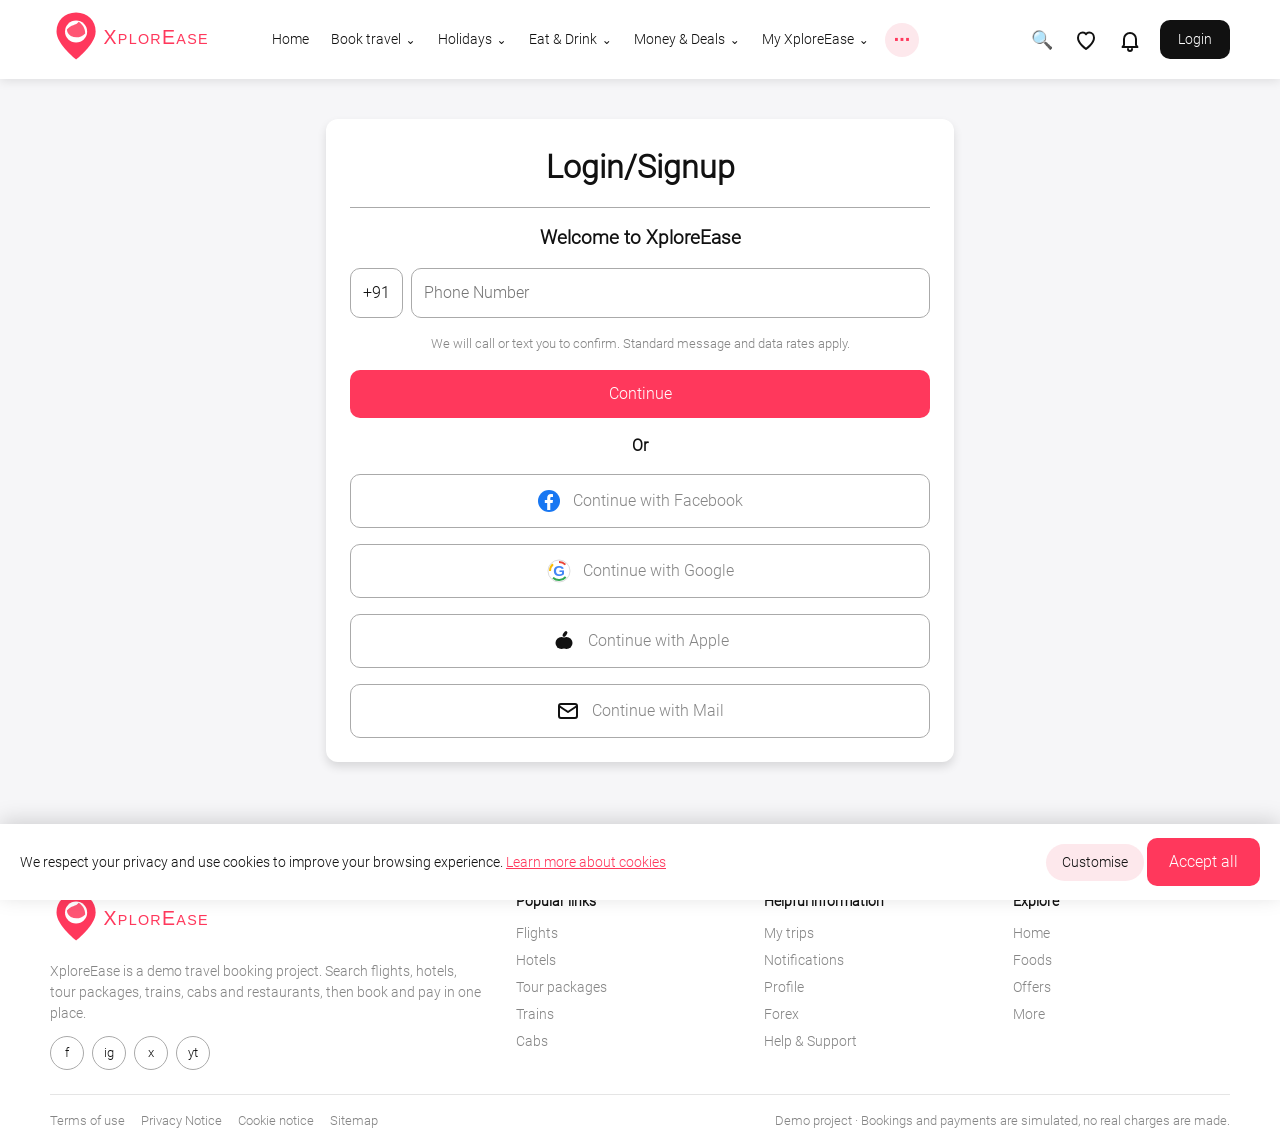
<file: Explore Ease/trips.html>
<!DOCTYPE html>
<html lang="en">
<head>
<meta charset="UTF-8">
<meta name="viewport" content="width=device-width, initial-scale=1.0">
<title>XploreEase - Trips</title>
<link rel="stylesheet" href="style.css">
</head>
<body data-page="trips">
<a class="skip" href="#main">Skip to content</a>
<header class="top">
  <div class="wrap bar">
    <a href="index.html"><img class="logo" src="img/logo.svg" alt="XploreEase"></a>
    <nav class="mnav" aria-label="Main">
      <a href="index.html">Home</a>
      <button type="button" class="dd" data-m="travel" aria-expanded="false">Book travel</button><button type="button" class="dd" data-m="holidays" aria-expanded="false">Holidays</button><button type="button" class="dd" data-m="eat" aria-expanded="false">Eat & Drink</button><button type="button" class="dd" data-m="money" aria-expanded="false">Money & Deals</button><button type="button" class="dd on" data-m="account" aria-expanded="false">My XploreEase</button>
      <button type="button" class="dots" id="dots" aria-label="Open full menu">⋯</button>
    </nav>
    <div class="ricons">
      <button type="button" id="sbtn" aria-label="Search">🔍</button>
      <a href="trips.html" aria-label="My trips"><img src="img/heart.svg" alt=""></a>
      <a href="notifications.html" class="nb" aria-label="Notifications"><img src="img/bell.svg" alt=""><b id="nbadge" hidden></b></a>
      <a class="btn dark" id="acct" href="login.html">Login</a>
    </div>
  </div>
  <form id="sbar" class="wrap sbar" hidden><select id="sc" aria-label="Category"><option value="flights">Flights</option><option value="hotels">Hotels</option><option value="packages">Tour Packages</option><option value="trains">Trains</option><option value="cabs">Cabs</option><option value="foods">Foods</option></select><input id="sq" placeholder="Where to?" aria-label="Destination"><button class="btn">Search</button></form>
  <div class="mega" id="mega" hidden><div class="panel" id="m-travel" hidden><div class="wrap pg"><div class="links"><a href="flights.html"><b>Flights</b><small>Compare fares on popular routes</small></a><a href="hotels.html"><b>Hotels</b><small>Stays from budget to five-star</small></a><a href="trains.html"><b>Trains</b><small>Reserve seats on top routes</small></a><a href="cabs.html"><b>Cabs</b><small>Airport transfers and city rides</small></a></div><a class="feat" href="flights.html"><img src="img/card3.svg" alt=""><b>Plan your trip</b></a></div></div><div class="panel" id="m-holidays" hidden><div class="wrap pg"><div class="links"><a href="packages.html"><b>Tour packages</b><small>Curated trips with stays and sightseeing</small></a><a href="packages.html?q=dubai"><b>Dubai getaways</b><small>Skyline, desert and beaches</small></a><a href="packages.html?q=goa"><b>Beach escapes</b><small>Goa and Bali for every budget</small></a><a href="packages.html?q=kerala"><b>Kerala backwaters</b><small>Houseboats and hill stations</small></a><a href="packages.html?q=kashmir"><b>Kashmir</b><small>Valleys, lakes and snow</small></a><a href="packages.html?q=rajasthan"><b>Royal Rajasthan</b><small>Forts, palaces and deserts</small></a></div><a class="feat" href="packages.html"><img src="img/card2.svg" alt=""><b>Top collections</b></a></div></div><div class="panel" id="m-eat" hidden><div class="wrap pg"><div class="links"><a href="foods.html"><b>Foods</b><small>Reserve tables at great restaurants</small></a><a href="foods.html?q=chennai"><b>Chennai</b><small>Thalis, dosas and filter coffee</small></a><a href="foods.html?q=mumbai"><b>Mumbai</b><small>Seafood and street food</small></a><a href="foods.html?q=dubai"><b>Dubai</b><small>Lebanese platters and shawarma</small></a><a href="foods.html?q=delhi"><b>Delhi</b><small>Kebabs and biryani</small></a></div><a class="feat" href="foods.html"><img src="img/card1.svg" alt=""><b>Craft your experiences</b></a></div></div><div class="panel" id="m-money" hidden><div class="wrap pg"><div class="links"><a href="forex.html"><b>Forex</b><small>Buy foreign currency before you fly</small></a><a href="index.html#offers"><b>Offers</b><small>Use XPLORE10 for 10% off</small></a></div><a class="feat" href="forex.html"><img src="img/card3.svg" alt=""><b>Save on every booking</b></a></div></div><div class="panel" id="m-account" hidden><div class="wrap pg"><div class="links"><a href="trips.html"><b>My trips</b><small>See and cancel your bookings</small></a><a href="notifications.html"><b>Notifications</b><small>Booking and account updates</small></a><a href="profile.html"><b>Profile</b><small>Update your details</small></a><a href="mailto:support@xplorease.example"><b>Help & Support</b><small>Talk to our team</small></a></div><a class="feat" href="trips.html"><img src="img/card1.svg" alt=""><b>Your trips in one place</b></a></div></div></div>
</header>

<div class="menu" id="menu" hidden role="dialog" aria-label="Menu">
  <div class="wrap">
    <div class="mh"><h2>Menu</h2><button type="button" class="cl" id="mclose">close ✕</button></div>
    <div class="mb"><ul class="cats"><li><button type="button" data-m="travel">Book travel</button></li><li><button type="button" data-m="holidays">Holidays</button></li><li><button type="button" data-m="eat">Eat & Drink</button></li><li><button type="button" data-m="money">Money & Deals</button></li><li><button type="button" data-m="account">My XploreEase</button></li></ul><div id="mbody"></div></div>
  </div>
</div>

<main class="wrap" id="main">
<h1>My Trips</h1>
<div id="tl"></div>
<div class="card empty" id="te" hidden><div><h3>No trips yet</h3><p>Your confirmed bookings will appear here.</p><a class="btn" href="flights.html">Book a flight</a></div></div>
</main>

<footer class="foot">
  <div class="wrap fg">
    <div><img class="logo" src="img/logo.svg" alt="XploreEase"><p>XploreEase is a demo travel booking project. Search flights, hotels, tour packages, trains, cabs and restaurants, then book and pay in one place.</p>
      <div class="soc2"><a href="#" aria-label="Facebook">f</a><a href="#" aria-label="Instagram">ig</a><a href="#" aria-label="X">x</a><a href="#" aria-label="YouTube">yt</a></div></div>
    <div><h4>Popular links</h4><a href="flights.html">Flights</a><a href="hotels.html">Hotels</a><a href="packages.html">Tour packages</a><a href="trains.html">Trains</a><a href="cabs.html">Cabs</a></div>
    <div><h4>Helpful information</h4><a href="trips.html">My trips</a><a href="notifications.html">Notifications</a><a href="profile.html">Profile</a><a href="forex.html">Forex</a><a href="mailto:support@xplorease.example">Help &amp; Support</a></div>
    <div><h4>Explore</h4><a href="index.html">Home</a><a href="foods.html">Foods</a><a href="index.html#offers">Offers</a><a href="more.html">More</a></div>
  </div>
  <div class="wrap legal"><span><a href="#">Terms of use</a><a href="#">Privacy Notice</a><a href="#">Cookie notice</a><a href="#">Sitemap</a></span><span>Demo project · Bookings and payments are simulated, no real charges are made.</span></div>
</footer>

<div class="cookie" id="cookie" hidden>
  <span>We respect your privacy and use cookies to improve your browsing experience. <a href="#">Learn more about cookies</a></span>
  <span><button type="button" class="cl" data-ck="custom">Customise</button> <button type="button" class="btn" data-ck="all">Accept all</button></span>
</div>
<div id="toast"></div>
<script src="script.js"></script>
</body>
</html>
</file>
<file: Explore Ease/style.css>
@font-face{font-family:Roboto;src:url(Roboto-Light.ttf)}
:root{--p:#ff385c;--ink:#111;--g:#858585;--line:#aaa}
*{box-sizing:border-box;margin:0}
body{font-family:Roboto,system-ui,sans-serif;color:var(--ink);line-height:1.5;min-height:100vh;background:#f6f6f8}
a{color:inherit}
.wrap{width:min(1180px,100% - 2rem);margin:auto}
.top{background:#fff;box-shadow:0 2px 10px rgba(0,0,0,.1);position:sticky;top:0;z-index:10}
.bar{display:flex;align-items:center;justify-content:space-between;gap:1rem;padding:12px 0}
.logo{height:52px}
.ricons{display:flex;align-items:center;gap:1.25rem}
.ricons a:not(.btn){display:grid;justify-items:center;font-size:14px;text-decoration:none;position:relative}
.ricons img{width:24px}
.nb b{position:absolute;top:-6px;right:-4px;background:var(--p);color:#fff;border-radius:99px;font-size:11px;padding:0 5px}
.tabs{display:flex;gap:.25rem;overflow-x:auto;scrollbar-width:none}
.tabs a{flex:none;display:grid;justify-items:center;padding:6px 16px;color:var(--g);text-decoration:none;font-size:14px;border-bottom:3px solid transparent;transition:color .2s,border-color .2s}
.tabs a.on,.tabs a:hover{color:var(--p);border-color:var(--p)}
.tabs span{font-size:22px}
.btn{background:var(--p);color:#fff;border:0;border-radius:10px;padding:12px 22px;font:inherit;font-size:16px;cursor:pointer;text-decoration:none;display:inline-block;text-align:center;transition:transform .2s,box-shadow .2s}
.btn:hover{transform:translateY(-2px);box-shadow:0 6px 16px rgba(255,56,92,.35)}
.btn:disabled{opacity:.6;cursor:wait}
.btn.dark{background:var(--ink)}.btn.full{width:100%}.btn.ghost{background:#fff;color:var(--ink);border:1px solid var(--line)}
main{padding:1.5rem 0 3rem;display:grid;gap:1.25rem;align-content:start}
main>*{animation:up .5s ease both}
@keyframes up{from{opacity:0;transform:translateY(16px)}}
.card{background:#fff;border-radius:12px;box-shadow:0 5px 10px rgba(0,0,0,.12);padding:1.5rem}
h1{font-size:clamp(1.5rem,4vw,2rem)}p,small{color:var(--g)}
label{display:grid;gap:4px;font-size:14px;color:var(--g);text-align:left}
input,select{padding:12px;border:1px solid var(--line);border-radius:10px;font:inherit;width:100%;background:#fff;color:var(--ink)}
input:focus,select:focus{outline:2px solid var(--p);border-color:transparent}
form.f{display:grid;grid-template-columns:repeat(auto-fit,minmax(150px,1fr));gap:1rem;align-items:end;margin-top:1rem}
.rh{display:flex;justify-content:space-between;align-items:center;gap:1rem;margin-bottom:.75rem}.rh select{width:auto}
.res{display:flex;justify-content:space-between;align-items:center;flex-wrap:wrap;gap:1rem;margin-bottom:1rem;transition:transform .2s}
.res:hover{transform:translateY(-3px)}
.buy{display:grid;justify-items:end;gap:4px}.buy strong{font-size:22px}
.pill{padding:2px 12px;border-radius:99px;background:#e6f7ec;color:#157a3b;font-size:14px}.pill.Cancelled{background:#fde8ec;color:#c0213f}
.auth{width:min(628px,100%);margin:1rem auto;text-align:center;display:grid;gap:1rem}
.auth hr{border:0;border-top:1px solid var(--line)}
.ph{display:flex;gap:8px}.ph span{padding:12px;border:1px solid var(--line);border-radius:10px}
.or{font-weight:700;color:var(--ink)}
.soc{display:flex;align-items:center;gap:12px;padding:14px;border:1px solid var(--line);border-radius:10px;background:#fff;font:inherit;color:var(--g);cursor:pointer;justify-content:center;transition:background .2s}
.soc:hover{background:#fafafa}.soc img{height:24px}
.otp{display:flex;gap:10px;justify-content:center}.otp input{width:64px;height:64px;text-align:center;font-size:24px}
.shake{animation:sh .4s}@keyframes sh{25%{transform:translateX(-8px)}75%{transform:translateX(8px)}}
.chk{display:flex;align-items:center;gap:8px;text-align:left}.chk input{width:20px;height:20px}
.pk{color:var(--p)}
.hero{min-height:260px;display:grid;place-items:center;align-content:center;gap:1.25rem;text-align:center;color:#fff;padding:2.5rem 1rem;background:url(img/hero.svg) center/cover;box-shadow:none}
.hf{display:flex;align-items:center;gap:8px;background:#fff;border-radius:99px;padding:6px 6px 6px 18px;width:min(720px,100%);box-shadow:0 6px 20px rgba(0,0,0,.18)}
.hf input{border:0;background:none;flex:1;min-width:0}.hf input:focus,.hf select:focus{outline:0}
.hf select{border:0;border-left:1px solid #ddd;border-radius:0;width:auto;max-width:130px}.hf .btn{border-radius:99px}
.oc{padding:0;overflow:hidden}.oc img{width:100%;aspect-ratio:16/10;object-fit:cover;display:block}.oc div{padding:1.25rem;display:grid;gap:.5rem;justify-items:start}
.promo{text-align:center;background:#fff5f7;border:1px dashed var(--p);border-radius:12px;padding:12px;color:var(--ink)}
.chat{position:fixed;right:0;bottom:90px;width:60px;height:60px;border-radius:12px 0 0 12px;background:var(--p);color:#fff;border:0;font-size:26px;cursor:pointer;z-index:9;transition:width .2s}.chat:hover{width:68px}
.grid{display:grid;grid-template-columns:repeat(auto-fill,minmax(150px,1fr));gap:1rem}
.tile{display:grid;justify-items:center;text-decoration:none;gap:4px;transition:transform .2s}.tile:hover{transform:translateY(-4px)}.tile span{font-size:34px}
.grid3{display:grid;grid-template-columns:repeat(auto-fit,minmax(240px,1fr));gap:1rem}
.empty{display:flex;align-items:center;justify-content:space-between;gap:1.5rem;flex-wrap:wrap}.empty img{max-width:220px}.empty .btn{margin-top:1rem}
.note{display:flex;gap:12px;padding:14px 4px;border-bottom:1px solid #eee;cursor:pointer}.note.u{background:#fff5f7}
.note i{width:10px;height:10px;border-radius:50%;background:var(--p);flex:none;margin-top:8px}.note:not(.u) i{background:#ddd}
.pay{display:grid;grid-template-columns:1.4fr 1fr;gap:1.25rem;align-items:start}
.mt{display:flex;gap:8px;margin:1rem 0;flex-wrap:wrap}.mt button{flex:1;padding:10px;border:1px solid var(--line);border-radius:10px;background:#fff;font:inherit;cursor:pointer}
.mt button.on{border-color:var(--p);color:var(--p);background:#fff5f7}
.mp{display:none;gap:1rem}.mp.on{display:grid}.two{display:grid;grid-template-columns:1fr 1fr;gap:1rem}
.row{display:flex;justify-content:space-between;gap:1rem;padding:6px 0}.row.t{font-weight:700;font-size:20px;border-top:1px solid #eee;margin-top:6px;padding-top:12px}
.cp{display:flex;gap:8px;margin:1rem 0}
.ok{text-align:center;display:grid;gap:.75rem;justify-items:center}.ok .tick{font-size:56px}
footer{text-align:center;font-size:13px;color:var(--g);padding:1.5rem}
#toast{position:fixed;left:50%;bottom:24px;transform:translate(-50%,100px);background:var(--ink);color:#fff;padding:12px 20px;border-radius:10px;transition:transform .3s;z-index:20;max-width:90%}
#toast.show{transform:translate(-50%,0)}
@media(max-width:760px){.pay{grid-template-columns:1fr}.hf{flex-wrap:wrap;border-radius:20px;padding:10px}.hf select{border:1px solid #ddd;border-radius:10px;max-width:none;flex:1}.hf .btn{width:100%}.logo{height:42px}.ricons{gap:.75rem}.ricons a:not(.btn){font-size:12px}.btn.dark{padding:10px 14px;font-size:14px}.buy{justify-items:start}.otp input{width:54px;height:54px}.two{grid-template-columns:1fr}}
@media(prefers-reduced-motion:reduce){*{animation:none!important;transition:none!important}}

/* added: hidden attribute must win over component display rules */
[hidden]{display:none!important}
#res{display:grid;gap:1rem}

/* ===== Visit-Dubai style layout: mega menu, hero slideshow, cards, footer ===== */
.skip{position:absolute;left:-999px}.skip:focus{left:8px;top:8px;background:#fff;padding:8px;z-index:50}
.bar{padding:10px 0}
.mnav{display:flex;align-items:center;gap:2px;flex:1;margin-left:1.25rem}
.mnav a,.mnav .dd{background:none;border:0;font:inherit;font-size:14px;padding:8px 10px;cursor:pointer;color:var(--ink);border-radius:8px;text-decoration:none;white-space:nowrap}
.mnav a:hover,.mnav .dd:hover,.mnav .open{background:#f4f4f4}.mnav .on{color:var(--p)}
.dd::after{content:"⌄";margin-left:5px;font-size:12px;display:inline-block;transition:transform .2s}.dd.open::after{transform:rotate(180deg)}
.mnav .dots{border:0;cursor:pointer;font:inherit;width:34px;height:34px;padding:0;border-radius:50%;background:#fde8ec;color:var(--p);font-weight:700;margin-left:4px}
.ricons{gap:4px}
.ricons a:not(.btn),.ricons button{display:grid;place-items:center;width:40px;height:40px;border-radius:50%;background:none;border:0;cursor:pointer;position:relative;font-size:18px}
.ricons a:not(.btn):hover,.ricons button:hover{background:#f4f4f4}.ricons .btn{margin-left:6px;padding:9px 18px;font-size:14px}
.mega{position:absolute;left:0;right:0;top:100%;background:#fff;box-shadow:0 22px 30px rgba(0,0,0,.14);border-radius:0 0 20px 20px;animation:up .25s ease both}
.pg{display:grid;grid-template-columns:1fr 220px;gap:2rem;padding:1.5rem 0 2rem}
.links{display:grid;grid-template-columns:repeat(auto-fit,minmax(220px,1fr));gap:1.25rem 2rem;align-content:start}
.links a{text-decoration:none}.links b{display:block}.links a:hover b{color:var(--p)}.links small{color:var(--g);font-size:13px}
.feat{display:grid;gap:8px;text-decoration:none;align-content:start}.feat img{width:100%;aspect-ratio:4/3;object-fit:cover;border-radius:14px}.feat b{font-size:15px}
.sbar{display:flex;gap:.5rem;padding:0 0 12px}.sbar input{flex:1}.sbar select{width:auto}
.menu{position:fixed;inset:0;background:#fff;z-index:30;overflow:auto;padding:1.5rem 0}
.mh{display:flex;justify-content:space-between;align-items:center}
.cl{background:#fde8ec;border:0;border-radius:99px;padding:8px 16px;font:inherit;cursor:pointer;color:var(--ink)}
.mb{display:grid;grid-template-columns:240px 1fr;gap:2rem;margin-top:2rem}
.cats{list-style:none;padding:0}.cats button{display:block;width:100%;text-align:left;padding:12px 16px;border:0;background:none;font:inherit;font-size:16px;border-radius:6px;cursor:pointer}
.cats button.on{background:var(--p);color:#fff}#mbody .pg{padding-top:0}

.hero2{position:relative;display:flex;align-items:center;border-radius:24px;overflow:hidden;min-height:clamp(380px,62vh,580px);color:#fff;background:#222}
.slides img{position:absolute;inset:0;width:100%;height:100%;object-fit:cover;opacity:0;transition:opacity 1.2s ease}.slides img.on{opacity:1}
.hshade{position:absolute;inset:0;background:linear-gradient(90deg,rgba(0,0,0,.6),rgba(0,0,0,.05) 70%)}
.hcopy{position:relative;max-width:540px;padding:clamp(1.5rem,5vw,4rem);animation:up .8s .2s both}.hcopy h1{font-size:clamp(2.2rem,5vw,3.6rem);line-height:1.1}.hcopy p{color:#fff;font-size:18px;margin:1rem 0 1.5rem}
.btn.white{background:#fff;color:var(--ink);border-radius:99px;padding:14px 26px}.btn.white:hover{box-shadow:0 8px 20px rgba(0,0,0,.3)}
.hctl{position:absolute;right:20px;bottom:20px}.hctl button{width:36px;height:36px;border-radius:50%;border:0;background:rgba(255,255,255,.9);cursor:pointer}
.plan{display:grid;grid-template-columns:260px 1fr;gap:1.5rem;align-items:center;background:#efeeea;border-radius:20px;padding:1rem}
.plan img{width:100%;aspect-ratio:4/3;object-fit:cover;border-radius:14px}.hf2{display:flex;gap:.75rem;flex-wrap:wrap;margin-top:1rem}.hf2 input{flex:1;min-width:180px}.hf2 select{width:auto}
.qg{display:grid;grid-template-columns:repeat(auto-fit,minmax(170px,1fr));gap:1rem}
.qc{position:relative;display:flex;align-items:flex-end;gap:8px;aspect-ratio:3/4.2;border-radius:16px;overflow:hidden;color:#fff;text-decoration:none;padding:14px}
.qc img{position:absolute;inset:0;width:100%;height:100%;object-fit:cover;transition:transform .5s}.qc:hover img{transform:scale(1.07)}
.qc::after{content:"";position:absolute;inset:0;background:linear-gradient(transparent 45%,rgba(0,0,0,.7))}
.qc span,.qc i{position:relative;z-index:1}.qc span{flex:1;font-weight:700}.qc i{width:34px;height:34px;border-radius:50%;background:#fff;color:var(--p);display:grid;place-items:center;font-style:normal}
.dyk{display:grid;grid-template-columns:minmax(180px,340px) 1fr auto;gap:2rem;align-items:center}.dyk img{width:100%;aspect-ratio:4/3;object-fit:cover;border-radius:14px}
.dyk small,.stay p{color:var(--g)}.dyk h2{margin:.5rem 0}.arr{display:flex;gap:8px}.arr button{width:40px;height:40px;border-radius:50%;border:1px solid var(--line);background:#fff;cursor:pointer;font-size:20px}.arr button:hover{border-color:var(--p);color:var(--p)}
.disc{display:grid;grid-template-columns:1fr 1.5fr;gap:2rem;align-items:center}.disc img{width:100%;aspect-ratio:16/9;object-fit:cover;border-radius:16px}
.more{color:var(--p);text-decoration:none;font-weight:700;display:inline-block;margin-top:.75rem}
.stay{display:grid;grid-template-columns:2fr 1fr;gap:2rem;background:#f2f2f2;border-top:4px solid var(--p);border-radius:16px;padding:2rem}
.chips{display:flex;flex-wrap:wrap;gap:.5rem;margin:1rem 0}.chip{padding:8px 16px;border:1px solid var(--line);border-radius:6px;background:#fff;font:inherit;cursor:pointer}.chip.on{background:var(--ink);color:#fff;border-color:var(--ink)}
.sub{display:flex;gap:.5rem;max-width:480px}.applink{margin-top:.75rem;padding:10px 18px;border:1px solid var(--ink);border-radius:8px;background:#fff;font:inherit;cursor:pointer}
.foot{background:#fff;border-top:1px solid #e5e5e5;margin-top:2rem;padding:2rem 0 1rem;text-align:left;font-size:14px;color:var(--ink)}
.fg{display:grid;grid-template-columns:2fr 1fr 1fr 1fr;gap:2rem}.fg h4{margin-bottom:.5rem}.fg a{display:block;text-decoration:none;color:var(--g);padding:3px 0}.fg a:hover{color:var(--p)}.fg p{color:var(--g);margin:.75rem 0}
.soc2{display:flex;gap:.5rem}.soc2 a{display:grid;place-items:center;width:34px;height:34px;border:1px solid var(--line);border-radius:50%;color:var(--ink);font-size:13px}
.legal{display:flex;justify-content:space-between;flex-wrap:wrap;gap:.5rem;border-top:1px solid #e5e5e5;margin-top:1.5rem;padding-top:1rem;color:var(--g);font-size:13px}.legal a{color:var(--g);margin-right:1rem;text-decoration:none}
.cookie{position:fixed;left:0;right:0;bottom:0;z-index:25;background:#fff;box-shadow:0 -4px 20px rgba(0,0,0,.15);padding:14px 1.25rem;display:flex;gap:1rem;align-items:center;justify-content:space-between;flex-wrap:wrap;font-size:14px}.cookie a{color:var(--p)}
#toast{z-index:40;bottom:90px}
@media(max-width:900px){.mnav>:not(.dots){display:none}.mnav{justify-content:flex-end}.pg,.mb,.plan,.dyk,.disc,.stay{grid-template-columns:1fr}.cats{display:flex;overflow-x:auto;gap:6px}.cats button{white-space:nowrap}.fg{grid-template-columns:1fr 1fr}.hero2{border-radius:16px}.sbar{flex-wrap:wrap}.arr{justify-content:flex-start}}
@media(max-width:480px){.ricons a[href="trips.html"]{display:none}.fg{grid-template-columns:1fr}.sub{flex-direction:column}}
#toast{opacity:0;pointer-events:none;transform:translate(-50%,40px);transition:transform .3s,opacity .3s}#toast.show{opacity:1;transform:translate(-50%,0)}
@media(max-width:600px){.logo{height:36px}.mnav{margin-left:0}.bar{gap:.25rem}.ricons{gap:0}.ricons .btn{padding:8px 12px;margin-left:2px}}
</file>
